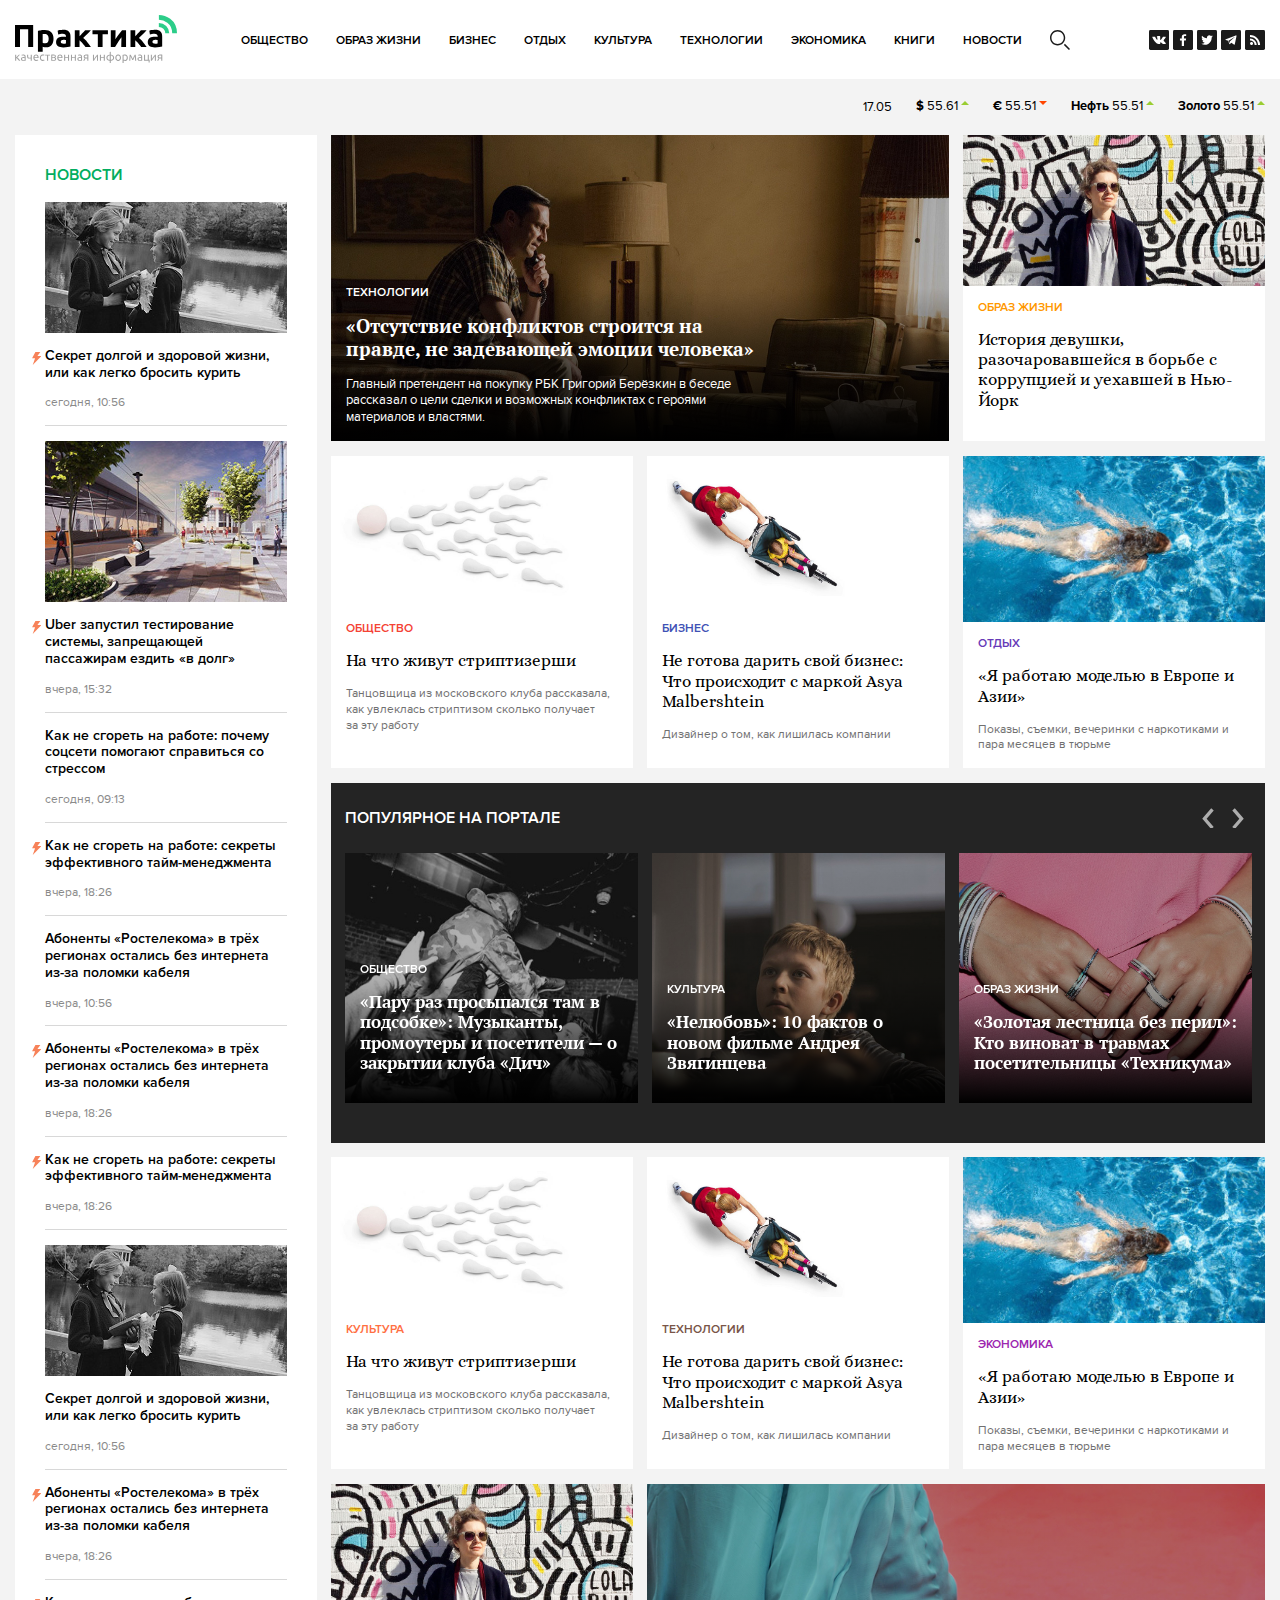
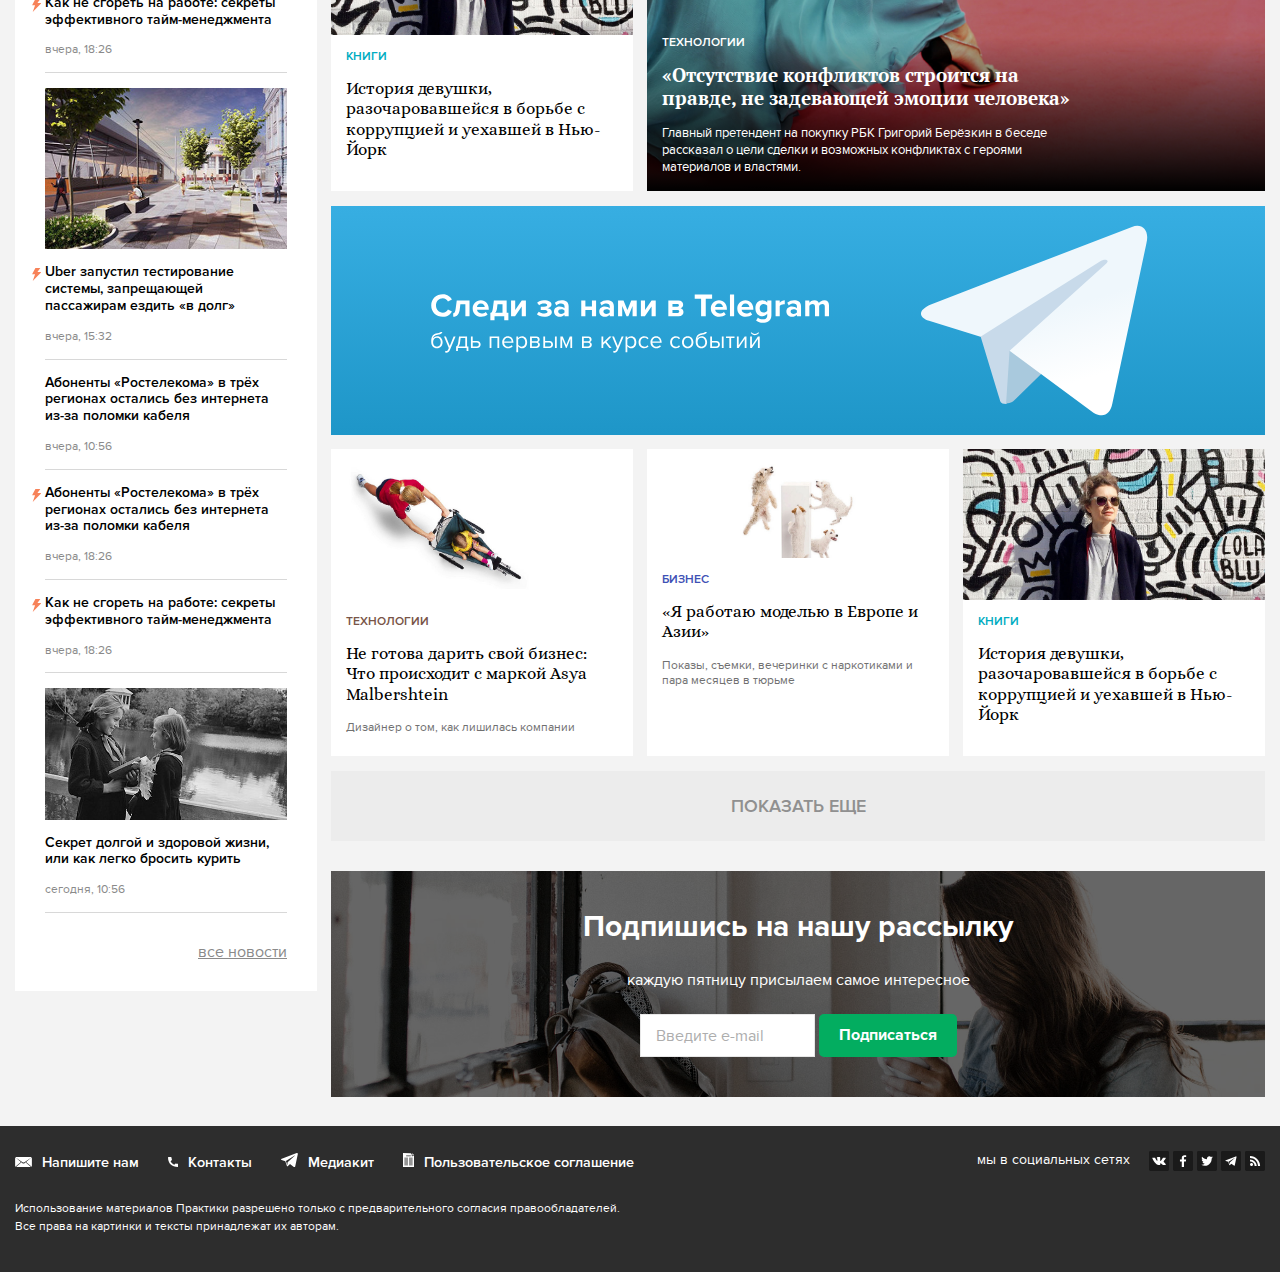
<file: index.html>
<!doctype html>
<!--[if IEMobile 7 ]> <html lang="ru" class="no-js iem7"> <![endif]-->
<!--[if lt IE 7 ]>    <html lang="ru" class="no-js ie6 oldie"> <![endif]-->
<!--[if IE 7 ]>       <html lang="ru" class="no-js ie7 oldie"> <![endif]-->
<!--[if IE 8 ]><html lang="ru" class="no-js ie8 oldie"> <![endif]-->
<!--[if (gte IE 9)|(gt IEMobile 7)|!(IEMobile)|!(IE)]><!--><html lang="ru" class="no-js"><!--<![endif]-->
<head>
    <meta http-equiv="CONTENT-TYPE" charset="utf-8">
    <meta http-equiv="X-UA-Compatible" content="IE=edge" />
    <meta name="viewport" content="width=device-width, initial-scale=1.0">

    <!-- Normalize.css -->
    <style>html{font-family:sans-serif;line-height:1.15;-ms-text-size-adjust:100%;-webkit-text-size-adjust:100%;}body{margin:0;}article,aside,details,figcaption,figure,footer,header,main,menu,nav,section,summary{display:block;}audio,canvas,progress,video{display:inline-block;}audio:not([controls]){display:none;height:0;}progress{vertical-align:baseline;}template,[hidden]{display:none;}a{background-color:transparent;-webkit-text-decoration-skip:objects;}a:active,a:hover{outline-width:0;}abbr[title]{border-bottom:none;text-decoration:underline dotted;}b,strong{font-weight:bolder;}dfn{font-style:italic;}h1{font-size:2em;margin:.67em 0;}mark{background-color:#ff0;color:#000;}small{font-size:80%;}sub,sup{font-size:75%;line-height:0;position:relative;vertical-align:baseline;}sub{bottom:-.25em;}sup{top:-.5em;}img{border-style:none;}svg:not(:root){overflow:hidden;}code,kbd,pre,samp{font-family:monospace, monospace;font-size:1em;}figure{margin:1em 40px;}hr{box-sizing:content-box;height:0;overflow:visible;}button,input,optgroup,select,textarea{font:inherit;margin:0;}optgroup{font-weight:700;}button,input{overflow:visible;}button,select{text-transform:none;}button,html [type=button],[type=reset],[type=submit]{-webkit-appearance:button;}button::-moz-focus-inner,[type=button]::-moz-focus-inner,[type=reset]::-moz-focus-inner,[type=submit]::-moz-focus-inner{border-style:none;padding:0;}button:-moz-focusring,[type=button]:-moz-focusring,[type=reset]:-moz-focusring,[type=submit]:-moz-focusring{outline:1px dotted ButtonText;}fieldset{border:1px solid silver;margin:0 2px;padding:.35em .625em .75em;}legend{box-sizing:border-box;color:inherit;display:table;max-width:100%;white-space:normal;padding:0;}textarea{overflow:auto;}[type=checkbox],[type=radio]{box-sizing:border-box;padding:0;}[type=number]::-webkit-inner-spin-button,[type=number]::-webkit-outer-spin-button{height:auto;}[type=search]{-webkit-appearance:textfield;outline-offset:-2px;}[type=search]::-webkit-search-cancel-button,[type=search]::-webkit-search-decoration{-webkit-appearance:none;}::-webkit-input-placeholder{color:inherit;opacity:0.54;}::-webkit-file-upload-button{-webkit-appearance:button;font:inherit;}</style>
    <!-- Bootstrap Grid Only -->
    <style>@-ms-viewport{width:device-width}.visible-lg,.visible-md,.visible-mxs,.visible-sm,.visible-xs{display:none!important}.visible-lg-block,.visible-lg-inline,.visible-lg-inline-block,.visible-md-block,.visible-md-inline,.visible-md-inline-block,.visible-sm-block,.visible-sm-inline,.visible-sm-inline-block,.visible-xs-block,.visible-xs-inline,.visible-xs-inline-block{display:none!important}@media (max-width:570px){.visible-mxs{display:block!important}}@media (max-width:767px){.visible-xs{display:block!important}table.visible-xs{display:table}tr.visible-xs{display:table-row!important}td.visible-xs,th.visible-xs{display:table-cell!important}}@media (max-width:767px){.visible-xs-block{display:block!important}}@media (max-width:767px){.visible-xs-inline{display:inline!important}}@media (max-width:767px){.visible-xs-inline-block{display:inline-block!important}}@media (min-width:768px) and (max-width:991px){.visible-sm{display:block!important}table.visible-sm{display:table}tr.visible-sm{display:table-row!important}td.visible-sm,th.visible-sm{display:table-cell!important}}@media (min-width:768px) and (max-width:991px){.visible-sm-block{display:block!important}}@media (min-width:768px) and (max-width:991px){.visible-sm-inline{display:inline!important}}@media (min-width:768px) and (max-width:991px){.visible-sm-inline-block{display:inline-block!important}}@media (min-width:992px) and (max-width:1199px){.visible-md{display:block!important}table.visible-md{display:table}tr.visible-md{display:table-row!important}td.visible-md,th.visible-md{display:table-cell!important}}@media (min-width:992px) and (max-width:1199px){.visible-md-block{display:block!important}}@media (min-width:992px) and (max-width:1199px){.visible-md-inline{display:inline!important}}@media (min-width:992px) and (max-width:1199px){.visible-md-inline-block{display:inline-block!important}}@media (min-width:1200px){.visible-lg{display:block!important}table.visible-lg{display:table}tr.visible-lg{display:table-row!important}td.visible-lg,th.visible-lg{display:table-cell!important}}@media (min-width:1200px){.visible-lg-block{display:block!important}}@media (min-width:1200px){.visible-lg-inline{display:inline!important}}@media (min-width:1200px){.visible-lg-inline-block{display:inline-block!important}}@media (max-width:767px){.hidden-xs{display:none!important}}@media (max-width:570px){.hidden-mxs{display:none!important}}@media (min-width:768px) and (max-width:991px){.hidden-sm{display:none!important}}@media (min-width:992px) and (max-width:1199px){.hidden-md{display:none!important}}@media (min-width:1200px){.hidden-lg{display:none!important}}.visible-print{display:none!important}@media print{.visible-print{display:block!important}table.visible-print{display:table}tr.visible-print{display:table-row!important}td.visible-print,th.visible-print{display:table-cell!important}}.visible-print-block{display:none!important}@media print{.visible-print-block{display:block!important}}.visible-print-inline{display:none!important}@media print{.visible-print-inline{display:inline!important}}.visible-print-inline-block{display:none!important}@media print{.visible-print-inline-block{display:inline-block!important}}@media print{.hidden-print{display:none!important}}.container{margin-right:auto;margin-left:auto;padding-left:15px;padding-right:15px}@media (min-width:768px){.container{width:750px}}@media (min-width:992px){.container{width:970px}} @media (min-width:1240px){.container{width:1200px}}  @media(max-width: 570px) {.visible-mxs {display: block !important;}}.container-fluid{margin-right:auto;margin-left:auto;padding-left:15px;padding-right:15px}.row{margin-left:-15px;margin-right:-15px}.col,.col-lg-1,.col-lg-10,.col-lg-11,.col-lg-12,.col-lg-2,.col-lg-3,.col-lg-4,.col-lg-5,.col-lg-6,.col-lg-7,.col-lg-8,.col-lg-9,.col-md-1,.col-md-10,.col-md-11,.col-md-12,.col-md-2,.col-md-3,.col-md-4,.col-md-5,.col-md-6,.col-md-7,.col-md-8,.col-md-9,.col-mxs-1,.col-mxs-10,.col-mxs-11,.col-mxs-12,.col-mxs-2,.col-mxs-3,.col-mxs-4,.col-mxs-5,.col-mxs-6,.col-mxs-7,.col-mxs-8,.col-mxs-9,.col-sm-1,.col-sm-10,.col-sm-11,.col-sm-12,.col-sm-2,.col-sm-3,.col-sm-4,.col-sm-5,.col-sm-6,.col-sm-7,.col-sm-8,.col-sm-9,.col-xs-1,.col-xs-10,.col-xs-11,.col-xs-12,.col-xs-2,.col-xs-3,.col-xs-4,.col-xs-5,.col-xs-6,.col-xs-7,.col-xs-8,.col-xs-9{position:relative;min-height:1px;padding-left:15px;padding-right:15px}.col,.col-mxs-1,.col-mxs-10,.col-mxs-11,.col-mxs-12,.col-mxs-2,.col-mxs-3,.col-mxs-4,.col-mxs-5,.col-mxs-6,.col-mxs-7,.col-mxs-8,.col-mxs-9,.col-xs-1,.col-xs-10,.col-xs-11,.col-xs-12,.col-xs-2,.col-xs-3,.col-xs-4,.col-xs-5,.col-xs-6,.col-xs-7,.col-xs-8,.col-xs-9{float:left}.col-xs-12{width:100%}.col-xs-11{width:91.66666667%}.col-xs-10{width:83.33333333%}.col-xs-9{width:75%}.col-xs-8{width:66.66666667%}.col-xs-7{width:58.33333333%}.col-xs-6{width:50%}.col-xs-5{width:41.66666667%}.col-xs-4{width:33.33333333%}.col-xs-3{width:25%}.col-xs-2{width:16.66666667%}.col-xs-1{width:8.33333333%}.col-xs-pull-12{right:100%}.col-xs-pull-11{right:91.66666667%}.col-xs-pull-10{right:83.33333333%}.col-xs-pull-9{right:75%}.col-xs-pull-8{right:66.66666667%}.col-xs-pull-7{right:58.33333333%}.col-xs-pull-6{right:50%}.col-xs-pull-5{right:41.66666667%}.col-xs-pull-4{right:33.33333333%}.col-xs-pull-3{right:25%}.col-xs-pull-2{right:16.66666667%}.col-xs-pull-1{right:8.33333333%}.col-xs-pull-0{right:auto}.col-xs-push-12{left:100%}.col-xs-push-11{left:91.66666667%}.col-xs-push-10{left:83.33333333%}.col-xs-push-9{left:75%}.col-xs-push-8{left:66.66666667%}.col-xs-push-7{left:58.33333333%}.col-xs-push-6{left:50%}.col-xs-push-5{left:41.66666667%}.col-xs-push-4{left:33.33333333%}.col-xs-push-3{left:25%}.col-xs-push-2{left:16.66666667%}.col-xs-push-1{left:8.33333333%}.col-xs-push-0{left:auto}.col-xs-offset-12{margin-left:100%}.col-xs-offset-11{margin-left:91.66666667%}.col-xs-offset-10{margin-left:83.33333333%}.col-xs-offset-9{margin-left:75%}.col-xs-offset-8{margin-left:66.66666667%}.col-xs-offset-7{margin-left:58.33333333%}.col-xs-offset-6{margin-left:50%}.col-xs-offset-5{margin-left:41.66666667%}.col-xs-offset-4{margin-left:33.33333333%}.col-xs-offset-3{margin-left:25%}.col-xs-offset-2{margin-left:16.66666667%}.col-xs-offset-1{margin-left:8.33333333%}.col-xs-offset-0{margin-left:0}@media (max-width:570px){.col-mxs-12{width:100%;float:none}}@media (min-width:768px){.col,.col-sm-1,.col-sm-10,.col-sm-11,.col-sm-12,.col-sm-2,.col-sm-3,.col-sm-4,.col-sm-5,.col-sm-6,.col-sm-7,.col-sm-8,.col-sm-9{float:left}.col-sm-12{width:100%}.col-sm-11{width:91.66666667%}.col-sm-10{width:83.33333333%}.col-sm-9{width:75%}.col-sm-8{width:66.66666667%}.col-sm-7{width:58.33333333%}.col-sm-6{width:50%}.col-sm-5{width:41.66666667%}.col-sm-4{width:33.33333333%}.col-sm-3{width:25%}.col-sm-2{width:16.66666667%}.col-sm-1{width:8.33333333%}.col-sm-pull-12{right:100%}.col-sm-pull-11{right:91.66666667%}.col-sm-pull-10{right:83.33333333%}.col-sm-pull-9{right:75%}.col-sm-pull-8{right:66.66666667%}.col-sm-pull-7{right:58.33333333%}.col-sm-pull-6{right:50%}.col-sm-pull-5{right:41.66666667%}.col-sm-pull-4{right:33.33333333%}.col-sm-pull-3{right:25%}.col-sm-pull-2{right:16.66666667%}.col-sm-pull-1{right:8.33333333%}.col-sm-pull-0{right:auto}.col-sm-push-12{left:100%}.col-sm-push-11{left:91.66666667%}.col-sm-push-10{left:83.33333333%}.col-sm-push-9{left:75%}.col-sm-push-8{left:66.66666667%}.col-sm-push-7{left:58.33333333%}.col-sm-push-6{left:50%}.col-sm-push-5{left:41.66666667%}.col-sm-push-4{left:33.33333333%}.col-sm-push-3{left:25%}.col-sm-push-2{left:16.66666667%}.col-sm-push-1{left:8.33333333%}.col-sm-push-0{left:auto}.col-sm-offset-12{margin-left:100%}.col-sm-offset-11{margin-left:91.66666667%}.col-sm-offset-10{margin-left:83.33333333%}.col-sm-offset-9{margin-left:75%}.col-sm-offset-8{margin-left:66.66666667%}.col-sm-offset-7{margin-left:58.33333333%}.col-sm-offset-6{margin-left:50%}.col-sm-offset-5{margin-left:41.66666667%}.col-sm-offset-4{margin-left:33.33333333%}.col-sm-offset-3{margin-left:25%}.col-sm-offset-2{margin-left:16.66666667%}.col-sm-offset-1{margin-left:8.33333333%}.col-sm-offset-0{margin-left:0}}@media (min-width:992px){.col,.col-md-1,.col-md-10,.col-md-11,.col-md-12,.col-md-2,.col-md-3,.col-md-4,.col-md-5,.col-md-6,.col-md-7,.col-md-8,.col-md-9{float:left}.col-md-12{width:100%}.col-md-11{width:91.66666667%}.col-md-10{width:83.33333333%}.col-md-9{width:75%}.col-md-8{width:66.66666667%}.col-md-7{width:58.33333333%}.col-md-6{width:50%}.col-md-5{width:41.66666667%}.col-md-4{width:33.33333333%}.col-md-3{width:25%}.col-md-2{width:16.66666667%}.col-md-1{width:8.33333333%}.col-md-pull-12{right:100%}.col-md-pull-11{right:91.66666667%}.col-md-pull-10{right:83.33333333%}.col-md-pull-9{right:75%}.col-md-pull-8{right:66.66666667%}.col-md-pull-7{right:58.33333333%}.col-md-pull-6{right:50%}.col-md-pull-5{right:41.66666667%}.col-md-pull-4{right:33.33333333%}.col-md-pull-3{right:25%}.col-md-pull-2{right:16.66666667%}.col-md-pull-1{right:8.33333333%}.col-md-pull-0{right:auto}.col-md-push-12{left:100%}.col-md-push-11{left:91.66666667%}.col-md-push-10{left:83.33333333%}.col-md-push-9{left:75%}.col-md-push-8{left:66.66666667%}.col-md-push-7{left:58.33333333%}.col-md-push-6{left:50%}.col-md-push-5{left:41.66666667%}.col-md-push-4{left:33.33333333%}.col-md-push-3{left:25%}.col-md-push-2{left:16.66666667%}.col-md-push-1{left:8.33333333%}.col-md-push-0{left:auto}.col-md-offset-12{margin-left:100%}.col-md-offset-11{margin-left:91.66666667%}.col-md-offset-10{margin-left:83.33333333%}.col-md-offset-9{margin-left:75%}.col-md-offset-8{margin-left:66.66666667%}.col-md-offset-7{margin-left:58.33333333%}.col-md-offset-6{margin-left:50%}.col-md-offset-5{margin-left:41.66666667%}.col-md-offset-4{margin-left:33.33333333%}.col-md-offset-3{margin-left:25%}.col-md-offset-2{margin-left:16.66666667%}.col-md-offset-1{margin-left:8.33333333%}.col-md-offset-0{margin-left:0}}@media (min-width:1200px){.col,.col-lg-1,.col-lg-10,.col-lg-11,.col-lg-12,.col-lg-2,.col-lg-3,.col-lg-4,.col-lg-5,.col-lg-6,.col-lg-7,.col-lg-8,.col-lg-9{float:left}.col-lg-12{width:100%}.col-lg-11{width:91.66666667%}.col-lg-10{width:83.33333333%}.col-lg-9{width:75%}.col-lg-8{width:66.66666667%}.col-lg-7{width:58.33333333%}.col-lg-6{width:50%}.col-lg-5{width:41.66666667%}.col-lg-4{width:33.33333333%}.col-lg-3{width:25%}.col-lg-2{width:16.66666667%}.col-lg-1{width:8.33333333%}.col-lg-pull-12{right:100%}.col-lg-pull-11{right:91.66666667%}.col-lg-pull-10{right:83.33333333%}.col-lg-pull-9{right:75%}.col-lg-pull-8{right:66.66666667%}.col-lg-pull-7{right:58.33333333%}.col-lg-pull-6{right:50%}.col-lg-pull-5{right:41.66666667%}.col-lg-pull-4{right:33.33333333%}.col-lg-pull-3{right:25%}.col-lg-pull-2{right:16.66666667%}.col-lg-pull-1{right:8.33333333%}.col-lg-pull-0{right:auto}.col-lg-push-12{left:100%}.col-lg-push-11{left:91.66666667%}.col-lg-push-10{left:83.33333333%}.col-lg-push-9{left:75%}.col-lg-push-8{left:66.66666667%}.col-lg-push-7{left:58.33333333%}.col-lg-push-6{left:50%}.col-lg-push-5{left:41.66666667%}.col-lg-push-4{left:33.33333333%}.col-lg-push-3{left:25%}.col-lg-push-2{left:16.66666667%}.col-lg-push-1{left:8.33333333%}.col-lg-push-0{left:auto}.col-lg-offset-12{margin-left:100%}.col-lg-offset-11{margin-left:91.66666667%}.col-lg-offset-10{margin-left:83.33333333%}.col-lg-offset-9{margin-left:75%}.col-lg-offset-8{margin-left:66.66666667%}.col-lg-offset-7{margin-left:58.33333333%}.col-lg-offset-6{margin-left:50%}.col-lg-offset-5{margin-left:41.66666667%}.col-lg-offset-4{margin-left:33.33333333%}.col-lg-offset-3{margin-left:25%}.col-lg-offset-2{margin-left:16.66666667%}.col-lg-offset-1{margin-left:8.33333333%}.col-lg-offset-0{margin-left:0}}.col-lg-15,.col-md-15,.col-sm-15{position:relative;min-height:1px;padding-right:10px;padding-left:10px}.col-xs-15{width:20%;float:left}@media (min-width:768px){.col-sm-15{width:20%;float:left}}@media (min-width:992px){.col-md-15{width:20%;float:left}}@media (min-width:1200px){.col-lg-15{width:20%;float:left}}.clear{content:'';display:block;clear:both;overflow:hidden}.clearfix,.clearfix:after,.clearfix:before,.container-fluid:after,.container-fluid:before,.container:after,.container:before,.row:after,.row:before{content:" ";display:table}.clearfix:after,.container-fluid:after,.container:after,.row:after{clear:both}.center-block{display:block;margin-left:auto;margin-right:auto;float:none}.pull-right{float:right!important}.pull-left{float:left!important}*,:after,:before{-webkit-box-sizing:border-box;-moz-box-sizing:border-box;box-sizing:border-box}.text-left{text-align:left}.text-right{text-align:right}.text-center{text-align:center}.text-justify{text-align:justify}.text-nowrap{white-space:nowrap}.text-lowercase{text-transform:lowercase}.text-uppercase{text-transform:uppercase}.text-capitalize{text-transform:capitalize}.help-block{font-size:12px;display:block;margin-top:-5px;margin-bottom:15px;color:#737373}.img-responsive{display:block;max-width:100%;height:auto}.img-rounded{border-radius:6px}.img-thumbnail{padding:4px;line-height:1.42857143;background-color:#fff;border:1px solid #ddd;border-radius:4px;-webkit-transition:all .2s ease-in-out;-o-transition:all .2s ease-in-out;transition:all .2s ease-in-out;display:inline-block;max-width:100%;height:auto}.img-circle{border-radius:50%}.fixed-top{position:fixed;top:0;right:0;left:0;z-index:1030}</style>

    <title>Практика - Главная</title>

    <link rel="stylesheet" href="css/style.css">

    <link rel="apple-touch-icon" sizes="180x180" href="img/favicon/apple-touch-icon.png">
    <link rel="icon" type="image/png" sizes="32x32" href="img/favicon/favicon-32x32.png">
    <link rel="icon" type="image/png" sizes="16x16" href="img/favicon/favicon-16x16.png">
    <link rel="manifest" href="img/favicon/manifest.json">

    <!--[if (lt IE 9) & (!IEMobile)]>
    <script src="js/html5shiv.min.js"></script>
    <![endif]-->
</head>

<body>

<!--[if lt IE 9]>
<div class="ie-error">Внимание! Вы используете неактуальную версию браузера. Для корректной работы сайта и удобства его использования рекомендуем Вам <a href="https://www.microsoft.com/ru-ru/download/internet-explorer-11-for-windows-7-details.aspx" target="_blank">обновить браузер</a>.</div>
<![endif]-->

<div id="outer-wrap">
    <div id="inner-wrap">

        <!-- HEADER :: start -->
        <header class="header">

            <div class="header__container">
                <div class="logo logo_header">
                    <a href="index.html" class="logo__img">Практика</a>
                </div>

                <div class="socials hidden-xs">
                    <div class="social-bar">
                        <div class="social-bar__item"><a href="#"><span class="icon icon-vk"></span></a></div>
                        <div class="social-bar__item"><a href="#"><span class="icon icon-fb"></span></a></div>
                        <div class="social-bar__item"><a href="#"><span class="icon icon-tw"></span></a></div>
                        <div class="social-bar__item"><a href="#"><span class="icon icon-tg"></span></a></div>
                        <div class="social-bar__item"><a href="#"><span class="icon icon-rss"></span></a></div>
                    </div>
                </div>

                <div class="header-center">
                    <div class="menu-bar">
                        <nav class="nav">
                            <nav class="navmenu" id="nav" role="navigation">
                                <div class="navmenu__block">
                                    <ul class="nav-ul">
                                        <li><a href="category.html">Общество</a></li>
                                        <li><a href="category.html">Образ жизни</a></li>
                                        <li><a href="category.html">Бизнес</a></li>
                                        <li><a href="category.html">Отдых</a></li>
                                        <li><a href="category.html">культура</a></li>
                                        <li><a href="category.html">Технологии</a></li>
                                        <li><a href="category.html">Экономика</a></li>
                                        <li><a href="category.html">Книги</a></li>
                                        <li><a href="category.html">Новости</a></li>
                                        <li class="hidden-xs"><span class="search-bar__button"><i class="icon icon-search"></i></span></li>
                                    </ul>
                                    <a class="nav__button_close" id="nav-close-btn" href="#close">Закрыть</a>
                                </div>
                            </nav>


                        </nav>
                        <div class="search-bar">
                            <div class="search-bar__button hidden-sm hidden-md hidden-lg visible-xs"><i class="icon icon-search"></i></div>
                        </div>
                        <div class="hamburger-menu visible-xs">
                            <div class="menu-trigger menu-open" id="nav-open-btn" data-menu="nav">
                                <div class="menu-trigger__line"></div>
                                <div class="menu-trigger__line"></div>
                                <div class="menu-trigger__line"></div>
                            </div>
                        </div>
                    </div>

                    <div class="search-suggest">
                        <form action="" class="search-form">
                            <input type="text" name="search" class="search-form__input" placeholder="Что ищем?">
                            <!-- Сделано для демонстрации верстки -->
                            <button type="button" class="search-form__button button">Найти</button>
                            <button type="button" class="search-form__close"></button>
                        </form>
                    </div>

                </div>
            </div>
        </header>
        <!-- HEADER :: end -->

        <!-- CURRENCY :: start -->
        <div class="currency-informer">
            <div class="container-fluid">
                <div class="currency">
                    <span class="currency__value">17.05</span>
                </div>
                <div class="currency">
                    <span class="currency__name">$</span>
                    <span class="currency__value">55.61</span>
                    <span class="currency__icon icon-up"></span>
                </div>

                <div class="currency">
                    <span class="currency__name">&euro;</span>
                    <span class="currency__value">55.51</span>
                    <span class="currency__icon icon-down"></span>
                </div>

                <div class="currency">
                    <span class="currency__name">Нефть</span>
                    <span class="currency__value">55.51</span>
                    <span class="currency__icon icon-up"></span>
                </div>

                <div class="currency">
                    <span class="currency__name">Золото</span>
                    <span class="currency__value">55.51</span>
                    <span class="currency__icon icon-up"></span>
                </div>
            </div>
        </div>
        <!-- CURRENCY :: end -->

        <div class="container-fluid">
            <div class="row small-p">


                <!-- SIDEBAR :: start-->
                <div class="col-md-4 col-lg-3 xs-no-pull sm-no-pull">
                    <aside class="sidebar">
                        <h5 class="sidebar__title color_add_1">НОВОСТИ</h5>

                        <div class="row small-p">
                            <div class="col-xs-12 col-sm-5 col-md-12"><article class="post post__fire post_sidebar">
                                <a href="article.html"></a>
                                <div class="post__img">
                                    <img src="img/img-12.jpg" alt="">
                                </div>
                                <div class="post__title">
                                    Секрет долгой и здоровой жизни, или как легко бросить курить
                                </div>
                                <div class="post__date">
                                    сегодня, 10:56
                                </div>
                            </article></div>

                            <div class="col-xs-12 col-sm-5 col-sm-offset-2 col-md-offset-0 col-md-12"><article class="post post__fire post_sidebar">
                                <a href="article.html"></a>
                                <div class="post__img">
                                    <img src="img/img-5.jpg" alt="">
                                </div>
                                <div class="post__title">
                                    Uber запустил тестирование системы, запрещающей пассажирам ездить «в долг»
                                </div>
                                <div class="post__date">
                                    вчера, 15:32
                                </div>
                            </article></div>

                            <div class="col-xs-12 hidden-xs col-sm-5 col-md-12"><article class="post post_sidebar">
                                <a href="article.html"></a>
                                <div class="post__title">
                                    Как не сгореть на работе: почему соцсети помогают справиться со стрессом
                                </div>
                                <div class="post__date">
                                    сегодня, 09:13
                                </div>
                            </article></div>

                            <div class="col-xs-12 hidden-xs col-sm-5 col-sm-offset-2 col-md-offset-0 col-md-12"><article class="post post__fire post_sidebar">
                                <a href="article.html"></a>
                                <div class="post__title">
                                    Как не сгореть на работе: cекреты эффективного тайм-менеджмента
                                </div>
                                <div class="post__date">
                                    вчера, 18:26
                                </div>
                            </article></div>

                            <div class="col-xs-5 col-md-12 hidden-xs hidden-sm"><article class="post post_sidebar">
                                <a href="article.html"></a>
                                <div class="post__title">
                                    Абоненты «Ростелекома» в трёх регионах остались без интернета из-за поломки кабеля
                                </div>
                                <div class="post__date">
                                    вчера, 10:56
                                </div>
                            </article></div>

                            <div class="col-xs-5 col-md-12 hidden-xs hidden-sm"><article class="post post__fire post_sidebar">
                                <a href="article.html"></a>
                                <div class="post__title">
                                    Абоненты «Ростелекома» в трёх регионах остались без интернета из-за поломки кабеля
                                </div>
                                <div class="post__date">
                                    вчера, 18:26
                                </div>
                            </article></div>

                            <div class="col-xs-5 col-md-12 hidden-xs hidden-sm"><article class="post post__fire post_sidebar">
                                <a href="article.html"></a>
                                <div class="post__title">
                                    Как не сгореть на работе: cекреты эффективного тайм-менеджмента
                                </div>
                                <div class="post__date">
                                    вчера, 18:26
                                </div>
                            </article></div>

                            <div class="col-xs-5 col-md-12 hidden-xs hidden-sm"><article class="post post_sidebar">
                                <a href="article.html"></a>
                                <div class="post__img">
                                    <img src="img/img-12.jpg" alt="">
                                </div>
                                <div class="post__title">
                                    Секрет долгой и здоровой жизни, или как легко бросить курить
                                </div>
                                <div class="post__date">
                                    сегодня, 10:56
                                </div>
                            </article></div>

                            <div class="col-xs-5 col-md-12 hidden-xs hidden-sm"><article class="post post__fire post_sidebar">
                                <a href="article.html"></a>
                                <div class="post__title">
                                    Абоненты «Ростелекома» в трёх регионах остались без интернета из-за поломки кабеля
                                </div>
                                <div class="post__date">
                                    вчера, 18:26
                                </div>
                            </article></div>

                            <div class="col-xs-6 col-md-12 hidden-xs hidden-sm"><article class="post post__fire post_sidebar">
                                <a href="article.html"></a>
                                <div class="post__title">
                                    Как не сгореть на работе: cекреты эффективного тайм-менеджмента
                                </div>
                                <div class="post__date">
                                    вчера, 18:26
                                </div>
                            </article></div>

                            <div class="col-xs-6 col-md-12 hidden-xs hidden-sm"><article class="post post__fire post_sidebar">
                                <a href="article.html"></a>
                                <div class="post__img">
                                    <img src="img/img-5.jpg" alt="">
                                </div>
                                <div class="post__title">
                                    Uber запустил тестирование системы, запрещающей пассажирам ездить «в долг»
                                </div>
                                <div class="post__date">
                                    вчера, 15:32
                                </div>
                            </article></div>

                            <div class="col-xs-6 col-md-12 hidden-xs hidden-sm"><article class="post post_sidebar">
                                <a href="article.html"></a>
                                <div class="post__title">
                                    Абоненты «Ростелекома» в трёх регионах остались без интернета из-за поломки кабеля
                                </div>
                                <div class="post__date">
                                    вчера, 10:56
                                </div>
                            </article></div>

                            <div class="col-xs-6 col-md-12 hidden-xs hidden-sm"><article class="post post__fire post_sidebar">
                                <a href="article.html"></a>
                                <div class="post__title">
                                    Абоненты «Ростелекома» в трёх регионах остались без интернета из-за поломки кабеля
                                </div>
                                <div class="post__date">
                                    вчера, 18:26
                                </div>
                            </article></div>

                            <div class="col-xs-6 col-md-12 hidden-xs hidden-sm"><article class="post post__fire post_sidebar">
                                <a href="article.html"></a>
                                <div class="post__title">
                                    Как не сгореть на работе: cекреты эффективного тайм-менеджмента
                                </div>
                                <div class="post__date">
                                    вчера, 18:26
                                </div>
                            </article></div>

                            <div class="col-xs-6 col-md-12 hidden-xs hidden-sm"><article class="post post_sidebar">
                                <a href="article.html"></a>
                                <div class="post__img">
                                    <img src="img/img-12.jpg" alt="">
                                </div>
                                <div class="post__title">
                                    Секрет долгой и здоровой жизни, или как легко бросить курить
                                </div>
                                <div class="post__date">
                                    сегодня, 10:56
                                </div>
                            </article></div>
                        </div>

                        <div class="sidebar__footer">
                            <a href="#">все новости</a>
                        </div>
                    </aside>
                </div>
                <!-- SIDEBAR :: end -->

                <!-- MAIN :: start-->
                <div class="col-md-8 col-lg-9 xs-no-pull sm-no-pull">
                    <div class="row small-p news-feed">
                        <div class="col-lg-8 col-md-12">
                            <article class="post post_main va-container-f">
                                <div class="post__img" style="background-image: url('img/img-0.jpg');"></div>
                                <a href="article.html"></a>
                                <div class="post__category">
                                    Технологии
                                </div>
                                <div class="post__title">
                                    «Отсутствие конфликтов строится на правде, не задевающей эмоции человека»
                                </div>
                                <div class="post__entry">
                                    Главный претендент на покупку РБК Григорий Берёзкин в беседе рассказал о цели сделки и возможных конфликтах с героями материалов и властями.
                                </div>
                            </article>
                        </div>

                        <div class="col-lg-4 col-sm-6">
                            <article class="post post_card">
                                <a href="article.html"></a>
                                <div class="post__img">
                                    <img src="img/img-1.jpg" alt="">
                                </div>
                                <div class="post__category color_add_2">
                                    Образ жизни
                                </div>
                                <div class="post__title">
                                    История девушки, разочаровавшейся в борьбе с коррупцией и уехавшей в Нью-Йорк
                                </div>
                            </article>
                        </div>

                        <div class="col-lg-4 col-sm-6">
                            <article class="post post_card">
                                <a href="article.html"></a>
                                <div class="post__img">
                                    <img src="img/img-2.jpg" alt="">
                                </div>
                                <div class="post__category color_add_3">
                                    Общество
                                </div>
                                <div class="post__title">
                                    На что живут стриптизерши
                                </div>
                                <div class="post__entry">
                                    Танцовщица из московского клуба рассказала, как увлеклась стриптизом сколько получает за эту работу
                                </div>
                            </article>
                        </div>

                        <div class="col-lg-4 col-sm-6">
                            <article class="post post_card">
                                <a href="article.html"></a>
                                <div class="post__img">
                                    <img src="img/img-3.jpg" alt="">
                                </div>
                                <div class="post__category color_add_4">
                                    Бизнес
                                </div>
                                <div class="post__title">
                                    Не готова дарить свой бизнес: Что происходит с маркой Asya Malbershtein
                                </div>
                                <div class="post__entry">
                                    Дизайнер о том, как лишилась компании
                                </div>
                            </article>
                        </div>

                        <div class="col-lg-4 col-sm-6">
                            <article class="post post_card">
                                <a href="article.html"></a>
                                <div class="post__img">
                                    <img src="img/img-4.jpg" alt="">
                                </div>
                                <div class="post__category color_add_5">
                                    Отдых
                                </div>
                                <div class="post__title">
                                    «Я работаю моделью в Европе и Азии»
                                </div>
                                <div class="post__entry">
                                    Показы, съемки, вечеринки с наркотиками и пара месяцев в тюрьме
                                </div>
                            </article>
                        </div>
                    </div>

                    <!-- SLIDER :: start -->
                    <div class="">
                        <div class="slider">
                            <div class="slider__top">
                                <div class="slider__title">
                                    Популярное на портале
                                </div>
                                <div class="slider__nav">
                                    <div class="slider__btn"><div class="icon icon-arrow-left slider-prev"></div></div>
                                    <div class="slider__btn"><div class="icon icon-arrow-right slider-next"></div></div>
                                </div>
                            </div>
                            <div class="slider__content" id="slider-popular">
                                <div class="col-md-4">
                                    <article class="post post_popular va-container-f">
                                        <div class="post__img" style="background-image: url('img/img-8.jpg');"></div>
                                        <a href="article.html"></a>
                                        <div class="post__category">
                                            Общество
                                        </div>
                                        <div class="post__title">
                                            «Пару раз просыпался там в подсобке»: Музыканты, промоутеры и посетители — о закрытии клуба «Дич»
                                        </div>
                                    </article>
                                </div>

                                <div class="col-md-4">
                                    <article class="post post_popular va-container-f">
                                        <div class="post__img" style="background-image: url('img/img-6.jpg');"></div>
                                        <a href="article.html"></a>
                                        <div class="post__category">
                                            культура
                                        </div>
                                        <div class="post__title">
                                            «Нелюбовь»: 10 фактов о новом фильме Андрея Звягинцева
                                        </div>
                                    </article>
                                </div>

                                <div class="col-md-4">
                                    <article class="post post_popular va-container-f">
                                        <div class="post__img" style="background-image: url('img/img-7.jpg');"></div>
                                        <a href="article.html"></a>
                                        <div class="post__category">
                                            Образ жизни
                                        </div>
                                        <div class="post__title">
                                            «Золотая лестница без перил»: Кто виноват в травмах посетительницы «Техникума»
                                        </div>
                                    </article>
                                </div>

                                <div class="col-md-4">
                                    <article class="post post_popular va-container-f">
                                        <a href="article.html"></a>
                                        <div class="post__img" style="background-image: url('img/img-3.jpg');"></div>
                                        <div class="post__category">
                                            Технологии
                                        </div>
                                        <div class="post__title">
                                            Не готова дарить свой бизнес: Что происходит с маркой Asya Malbershtein
                                        </div>
                                    </article>
                                </div>
                            </div>
                        </div>
                    </div>
                    <!-- SLIDER :: end -->

                    <div class="row small-p news-feed">
                        <div class="col-lg-4 col-sm-6">
                            <article class="post post_card">
                                <a href="article.html"></a>
                                <div class="post__img">
                                    <img src="img/img-2.jpg" alt="">
                                </div>
                                <div class="post__category color_add_6">
                                    Культура
                                </div>
                                <div class="post__title">
                                    На что живут стриптизерши
                                </div>
                                <div class="post__entry">
                                    Танцовщица из московского клуба рассказала, как увлеклась стриптизом сколько получает за эту работу
                                </div>
                            </article>
                        </div>

                        <div class="col-lg-4 col-sm-6">
                            <article class="post post_card">
                                <a href="article.html"></a>
                                <div class="post__img">
                                    <img src="img/img-3.jpg" alt="">
                                </div>
                                <div class="post__category color_add_7">
                                    Технологии
                                </div>
                                <div class="post__title">
                                    Не готова дарить свой бизнес: Что происходит с маркой Asya Malbershtein
                                </div>
                                <div class="post__entry">
                                    Дизайнер о том, как лишилась компании
                                </div>
                            </article>
                        </div>

                        <div class="col-lg-4 col-sm-6">
                            <article class="post post_card">
                                <a href="article.html"></a>
                                <div class="post__img">
                                    <img src="img/img-4.jpg" alt="">
                                </div>
                                <div class="post__category color_add_8">
                                    Экономика
                                </div>
                                <div class="post__title">
                                    «Я работаю моделью в Европе и Азии»
                                </div>
                                <div class="post__entry">
                                    Показы, съемки, вечеринки с наркотиками и пара месяцев в тюрьме
                                </div>
                            </article>
                        </div>

                        <div class="col-lg-4 col-sm-6">
                            <article class="post post_card">
                                <a href="article.html"></a>
                                <div class="post__img">
                                    <img src="img/img-1.jpg" alt="">
                                </div>
                                <div class="post__category color_add_9">
                                    Книги
                                </div>
                                <div class="post__title">
                                    История девушки, разочаровавшейся в борьбе с коррупцией и уехавшей в Нью-Йорк
                                </div>
                            </article>
                        </div>

                        <div class="col-lg-8 col-md-12">
                            <article class="post post_main va-container-f">
                                <div class="post__img" style="background-image: url('img/img-9.jpg');"></div>
                                <a href="article.html"></a>
                                <div class="post__category">
                                    Технологии
                                </div>
                                <div class="post__title">
                                    «Отсутствие конфликтов строится на правде, не задевающей эмоции человека»
                                </div>
                                <div class="post__entry">
                                    Главный претендент на покупку РБК Григорий Берёзкин в беседе рассказал о цели сделки и возможных конфликтах с героями материалов и властями.
                                </div>
                            </article>
                        </div>
                    </div>

                    <!-- BANNER :: start  -->
                    <div class="banner">
                        <a href="#">
                            <img src="img/telegram-banner.svg" alt="" class="img-responsive">
                        </a>
                    </div>
                    <!-- BANNER :: end  -->

                    <div class="row small-p news-feed">
                        <div class="col-lg-4 col-sm-6">
                            <article class="post post_card">
                                <a href="article.html"></a>
                                <div class="post__img">
                                    <img src="img/img-3.jpg" alt="">
                                </div>
                                <div class="post__category color_add_7">
                                    Технологии
                                </div>
                                <div class="post__title">
                                    Не готова дарить свой бизнес: Что происходит с маркой Asya Malbershtein
                                </div>
                                <div class="post__entry">
                                    Дизайнер о том, как лишилась компании
                                </div>
                            </article>
                        </div>

                        <div class="col-lg-4 col-sm-6">
                            <article class="post post_card">
                                <a href="article.html"></a>
                                <div class="post__img">
                                    <img src="img/img-10.jpg" alt="">
                                </div>
                                <div class="post__category color_add_4">
                                    Бизнес
                                </div>
                                <div class="post__title">
                                    «Я работаю моделью в Европе и Азии»
                                </div>
                                <div class="post__entry">
                                    Показы, съемки, вечеринки с наркотиками и пара месяцев в тюрьме
                                </div>
                            </article>
                        </div>

                        <div class="col-lg-4 col-sm-6">
                            <article class="post post_card">
                                <a href="article.html"></a>
                                <div class="post__img">
                                    <img src="img/img-1.jpg" alt="">
                                </div>
                                <div class="post__category color_add_9">
                                    Книги
                                </div>
                                <div class="post__title">
                                    История девушки, разочаровавшейся в борьбе с коррупцией и уехавшей в Нью-Йорк
                                </div>
                            </article>
                        </div>

                        <div class="col-xs-12 xs-no-pull">
                            <a href="#" class="show-more">Показать еще</a>
                        </div>

                        <!-- SUBSCRIBE :: start -->
                        <div class="col-xs-12 xs-no-pull">
                            <div class="subscribe">
                                <div class="subscribe__title">
                                    Подпишись на нашу рассылку
                                </div>
                                <div class="subscribe__text">
                                    каждую пятницу присылаем самое интересное
                                </div>
                                <form action="" class="subscribe-form">
                                    <input type="email" name="email" class="input-field_text" placeholder="Введите e-mail">
                                    <input type="submit" class="button" value="Подписаться">
                                    <div class="error">Пожалуйста, введите корректный email</div>
                                </form>
                            </div>
                        </div>
                        <!-- SUBSCRIBE :: end -->

                    </div>
                </div>
                <!-- MAIN :: end -->


            </div>
        </div>

    </div>
</div>

<!-- FOOTER :: start-->
<footer class="footer">
    <div class="container-fluid">
        <div class="footer__top">
            <div class="row">
                <div class="col-md-8">
                    <ul class="footer__menu menu">
                        <li><span class="icon icon-email"></span><a href="text-me.html">Напишите нам</a></li>
                        <li><span class="icon icon-phone"></span><a href="contacts.html">Контакты</a></li>
                        <li><span class="icon icon-plain"></span><a href="mediakit.html">Медиакит</a></li>
                        <li><span class="icon icon-doc"></span><a href="agreement.html">Пользовательское соглашение</a></li>
                    </ul>
                </div>
                <div class="col-md-4 text-md-right">
                    <span class="hidden-sm hidden-xs">мы в социальных сетях</span>
                    <div class="social-bar footer__social-bar hidden-md">
                        <div class="social-bar__item"><a href="#"><span class="icon icon-vk"></span></a></div>
                        <div class="social-bar__item"><a href="#"><span class="icon icon-fb"></span></a></div>
                        <div class="social-bar__item"><a href="#"><span class="icon icon-tw"></span></a></div>
                        <div class="social-bar__item"><a href="#"><span class="icon icon-tg"></span></a></div>
                        <div class="social-bar__item"><a href="#"><span class="icon icon-rss"></span></a></div>
                    </div>
                </div>
            </div>
        </div>
        <div class="footer__bottom">
            <div class="row">
                <div class="col-md-8">
                    <div class="p">Использование материалов Практики разрешено только с предварительного согласия правообладателей. <br>Все права на картинки и тексты принадлежат их авторам.</div>
                </div>

                <div class="col-md-4 visible-md">
                    <div class="social-bar footer__social-bar">
                        <div class="social-bar__item"><a href="#"><span class="icon icon-vk"></span></a></div>
                        <div class="social-bar__item"><a href="#"><span class="icon icon-fb"></span></a></div>
                        <div class="social-bar__item"><a href="#"><span class="icon icon-tw"></span></a></div>
                        <div class="social-bar__item"><a href="#"><span class="icon icon-tg"></span></a></div>
                        <div class="social-bar__item"><a href="#"><span class="icon icon-rss"></span></a></div>
                    </div>
                </div>
            </div>

        </div>
    </div>
</footer>
<!-- FOOTER :: end -->

<!-- BASE JS -->
<script src="js/jquery.min.js"></script>

<!-- USER JS-->
<script src="js/responsive-menu.js"></script>
<script src="js/slick.min.js"></script>
<script src="js/scripts.js"></script>

</body>
</html>
</file>
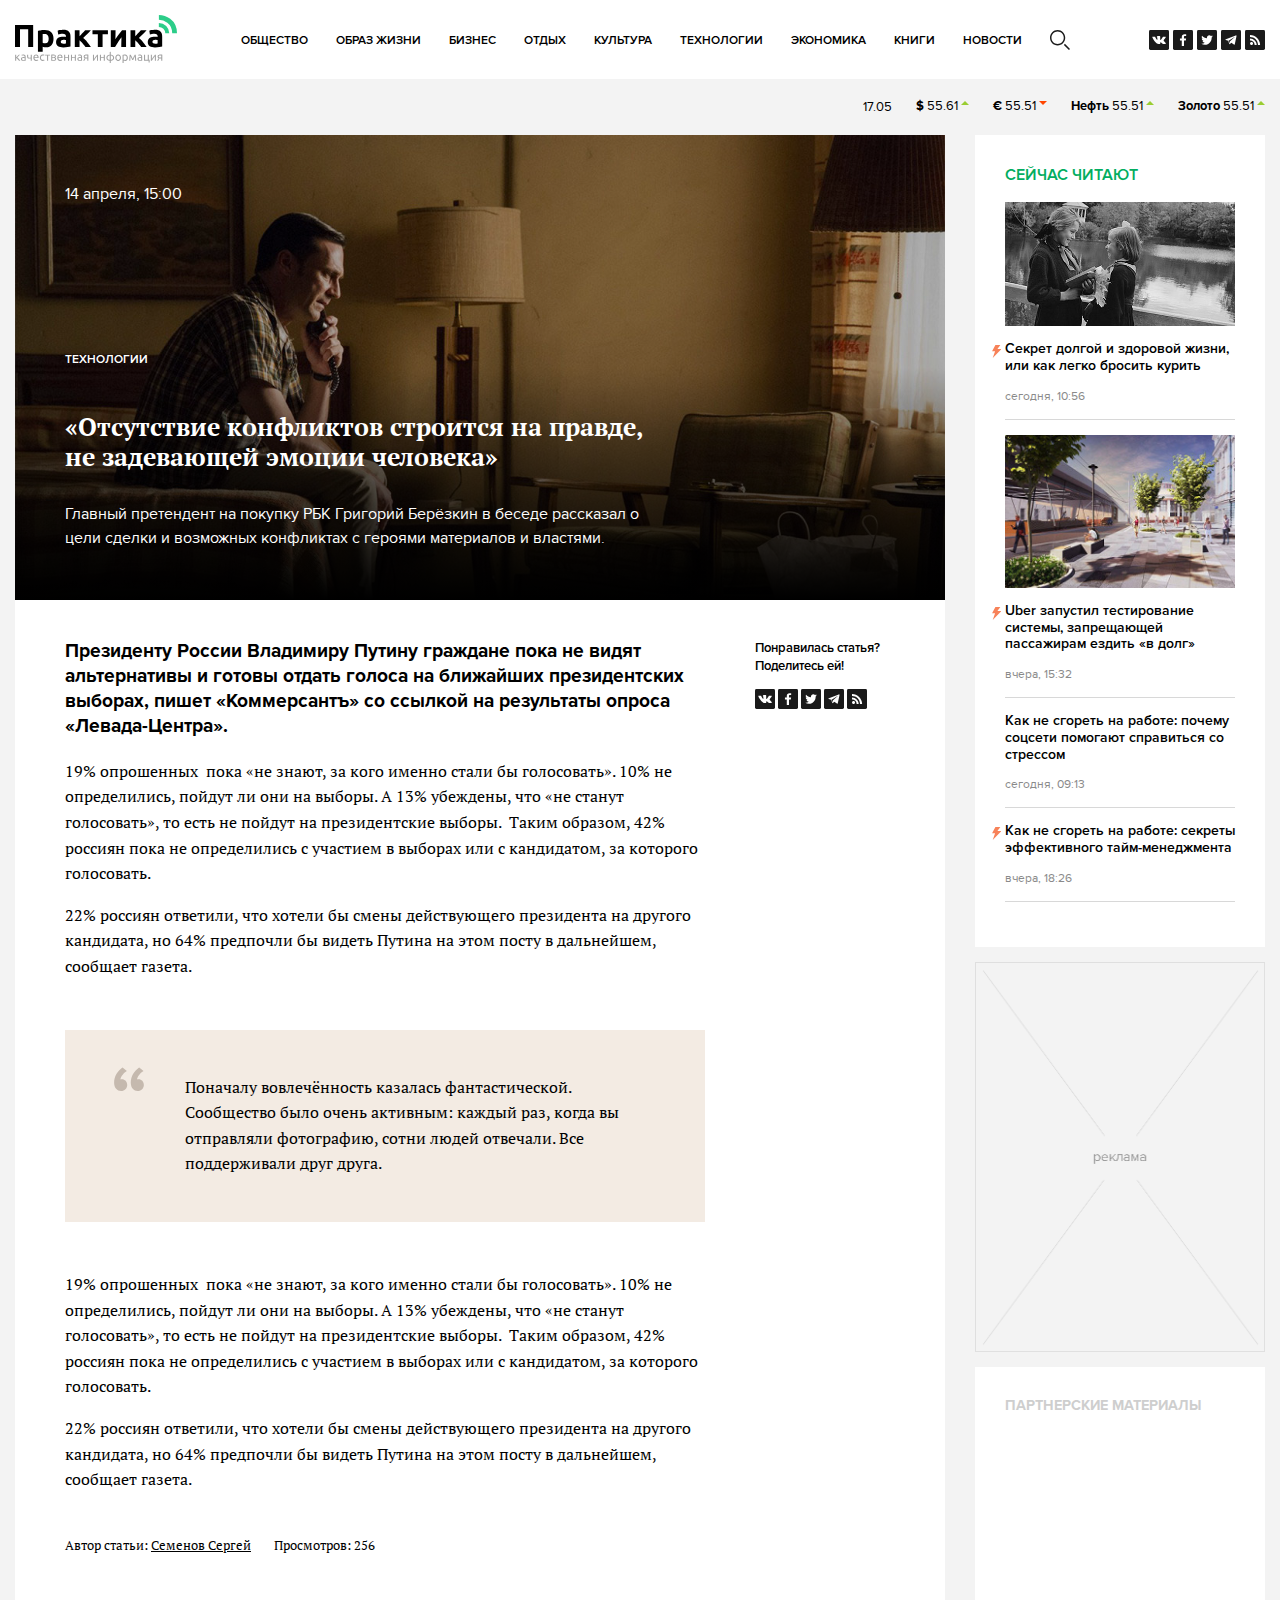
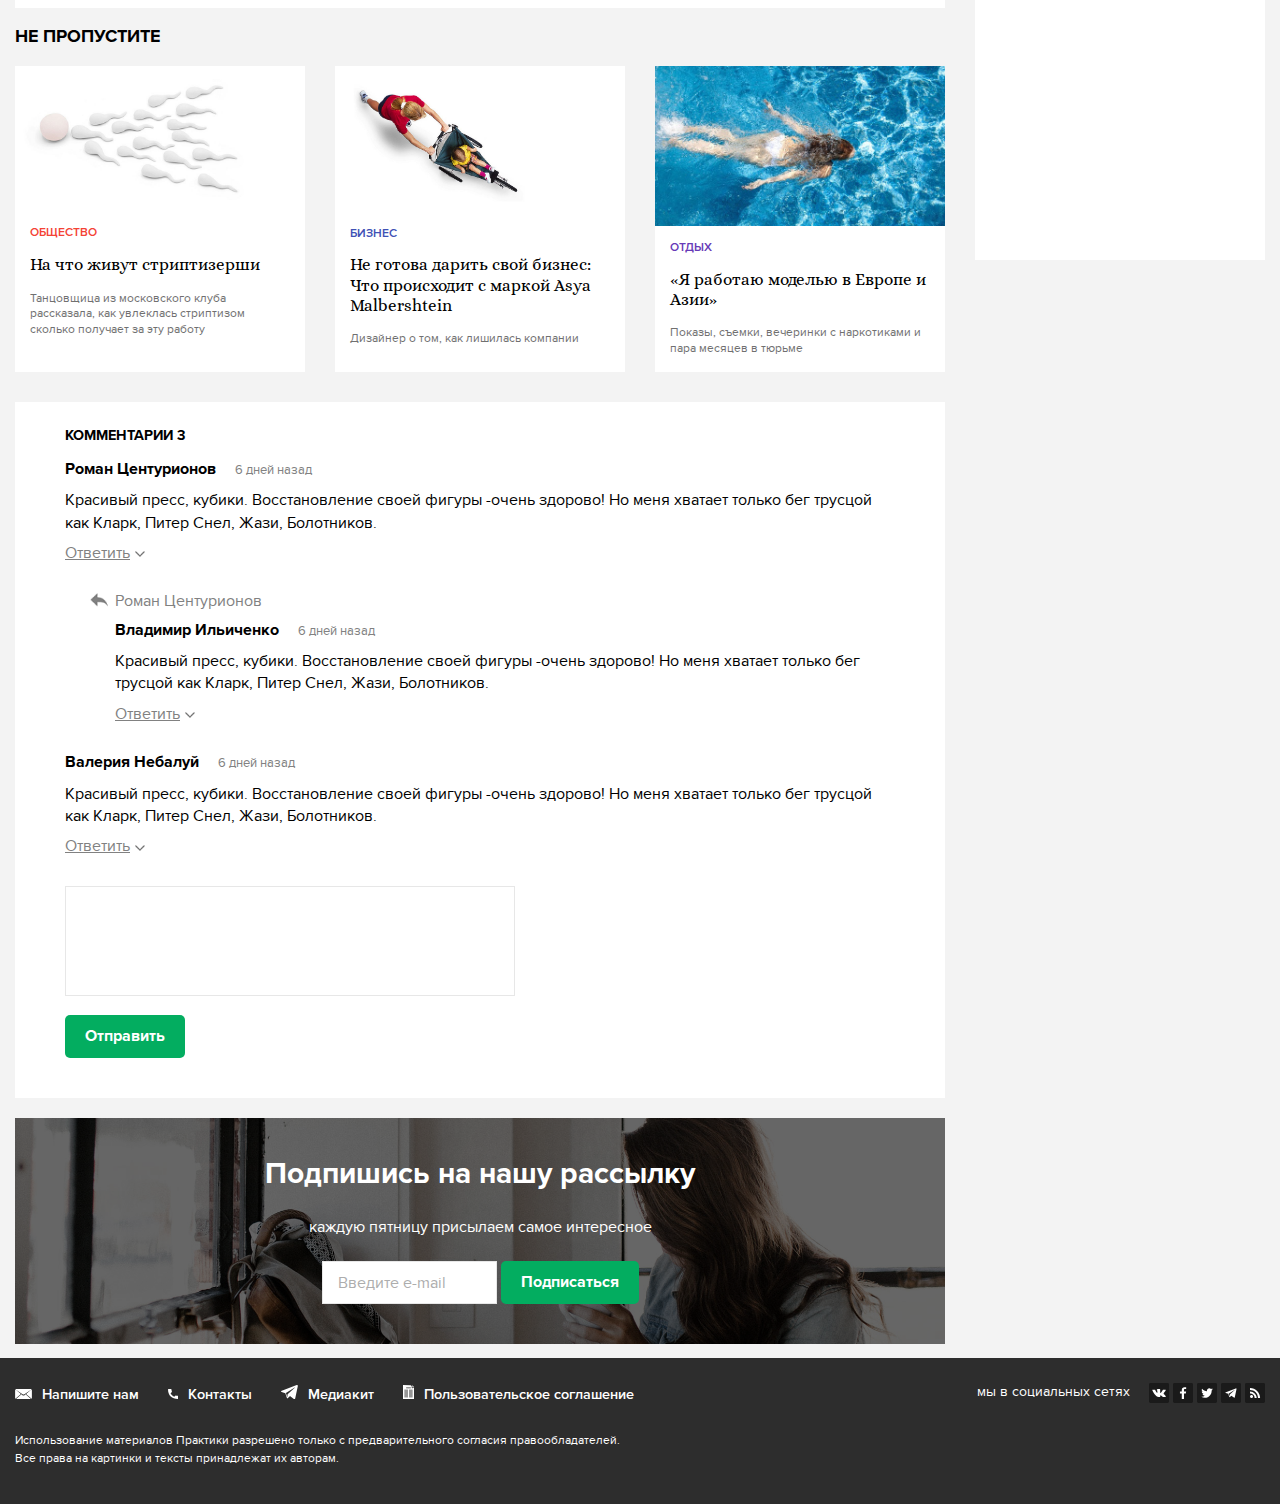
<file: article.html>
<!doctype html>
<!--[if IEMobile 7 ]> <html lang="ru" class="no-js iem7"> <![endif]-->
<!--[if lt IE 7 ]>    <html lang="ru" class="no-js ie6 oldie"> <![endif]-->
<!--[if IE 7 ]>       <html lang="ru" class="no-js ie7 oldie"> <![endif]-->
<!--[if IE 8 ]><html lang="ru" class="no-js ie8 oldie"> <![endif]-->
<!--[if (gte IE 9)|(gt IEMobile 7)|!(IEMobile)|!(IE)]><!--><html lang="ru" class="no-js"><!--<![endif]-->
<head>
    <meta http-equiv="CONTENT-TYPE" charset="utf-8">
    <meta http-equiv="X-UA-Compatible" content="IE=edge" />
    <meta name="viewport" content="width=device-width, initial-scale=1.0">

    <!-- Normalize.css -->
    <style>html{font-family:sans-serif;line-height:1.15;-ms-text-size-adjust:100%;-webkit-text-size-adjust:100%;}body{margin:0;}article,aside,details,figcaption,figure,footer,header,main,menu,nav,section,summary{display:block;}audio,canvas,progress,video{display:inline-block;}audio:not([controls]){display:none;height:0;}progress{vertical-align:baseline;}template,[hidden]{display:none;}a{background-color:transparent;-webkit-text-decoration-skip:objects;}a:active,a:hover{outline-width:0;}abbr[title]{border-bottom:none;text-decoration:underline dotted;}b,strong{font-weight:bolder;}dfn{font-style:italic;}h1{font-size:2em;margin:.67em 0;}mark{background-color:#ff0;color:#000;}small{font-size:80%;}sub,sup{font-size:75%;line-height:0;position:relative;vertical-align:baseline;}sub{bottom:-.25em;}sup{top:-.5em;}img{border-style:none;}svg:not(:root){overflow:hidden;}code,kbd,pre,samp{font-family:monospace, monospace;font-size:1em;}figure{margin:1em 40px;}hr{box-sizing:content-box;height:0;overflow:visible;}button,input,optgroup,select,textarea{font:inherit;margin:0;}optgroup{font-weight:700;}button,input{overflow:visible;}button,select{text-transform:none;}button,html [type=button],[type=reset],[type=submit]{-webkit-appearance:button;}button::-moz-focus-inner,[type=button]::-moz-focus-inner,[type=reset]::-moz-focus-inner,[type=submit]::-moz-focus-inner{border-style:none;padding:0;}button:-moz-focusring,[type=button]:-moz-focusring,[type=reset]:-moz-focusring,[type=submit]:-moz-focusring{outline:1px dotted ButtonText;}fieldset{border:1px solid silver;margin:0 2px;padding:.35em .625em .75em;}legend{box-sizing:border-box;color:inherit;display:table;max-width:100%;white-space:normal;padding:0;}textarea{overflow:auto;}[type=checkbox],[type=radio]{box-sizing:border-box;padding:0;}[type=number]::-webkit-inner-spin-button,[type=number]::-webkit-outer-spin-button{height:auto;}[type=search]{-webkit-appearance:textfield;outline-offset:-2px;}[type=search]::-webkit-search-cancel-button,[type=search]::-webkit-search-decoration{-webkit-appearance:none;}::-webkit-input-placeholder{color:inherit;opacity:0.54;}::-webkit-file-upload-button{-webkit-appearance:button;font:inherit;}</style>
    <!-- Bootstrap Grid Only -->
    <style>@-ms-viewport{width:device-width}.visible-lg,.visible-md,.visible-mxs,.visible-sm,.visible-xs{display:none!important}.visible-lg-block,.visible-lg-inline,.visible-lg-inline-block,.visible-md-block,.visible-md-inline,.visible-md-inline-block,.visible-sm-block,.visible-sm-inline,.visible-sm-inline-block,.visible-xs-block,.visible-xs-inline,.visible-xs-inline-block{display:none!important}@media (max-width:570px){.visible-mxs{display:block!important}}@media (max-width:767px){.visible-xs{display:block!important}table.visible-xs{display:table}tr.visible-xs{display:table-row!important}td.visible-xs,th.visible-xs{display:table-cell!important}}@media (max-width:767px){.visible-xs-block{display:block!important}}@media (max-width:767px){.visible-xs-inline{display:inline!important}}@media (max-width:767px){.visible-xs-inline-block{display:inline-block!important}}@media (min-width:768px) and (max-width:991px){.visible-sm{display:block!important}table.visible-sm{display:table}tr.visible-sm{display:table-row!important}td.visible-sm,th.visible-sm{display:table-cell!important}}@media (min-width:768px) and (max-width:991px){.visible-sm-block{display:block!important}}@media (min-width:768px) and (max-width:991px){.visible-sm-inline{display:inline!important}}@media (min-width:768px) and (max-width:991px){.visible-sm-inline-block{display:inline-block!important}}@media (min-width:992px) and (max-width:1199px){.visible-md{display:block!important}table.visible-md{display:table}tr.visible-md{display:table-row!important}td.visible-md,th.visible-md{display:table-cell!important}}@media (min-width:992px) and (max-width:1199px){.visible-md-block{display:block!important}}@media (min-width:992px) and (max-width:1199px){.visible-md-inline{display:inline!important}}@media (min-width:992px) and (max-width:1199px){.visible-md-inline-block{display:inline-block!important}}@media (min-width:1200px){.visible-lg{display:block!important}table.visible-lg{display:table}tr.visible-lg{display:table-row!important}td.visible-lg,th.visible-lg{display:table-cell!important}}@media (min-width:1200px){.visible-lg-block{display:block!important}}@media (min-width:1200px){.visible-lg-inline{display:inline!important}}@media (min-width:1200px){.visible-lg-inline-block{display:inline-block!important}}@media (max-width:767px){.hidden-xs{display:none!important}}@media (max-width:570px){.hidden-mxs{display:none!important}}@media (min-width:768px) and (max-width:991px){.hidden-sm{display:none!important}}@media (min-width:992px) and (max-width:1199px){.hidden-md{display:none!important}}@media (min-width:1200px){.hidden-lg{display:none!important}}.visible-print{display:none!important}@media print{.visible-print{display:block!important}table.visible-print{display:table}tr.visible-print{display:table-row!important}td.visible-print,th.visible-print{display:table-cell!important}}.visible-print-block{display:none!important}@media print{.visible-print-block{display:block!important}}.visible-print-inline{display:none!important}@media print{.visible-print-inline{display:inline!important}}.visible-print-inline-block{display:none!important}@media print{.visible-print-inline-block{display:inline-block!important}}@media print{.hidden-print{display:none!important}}.container{margin-right:auto;margin-left:auto;padding-left:15px;padding-right:15px}@media (min-width:768px){.container{width:750px}}@media (min-width:992px){.container{width:970px}} @media (min-width:1240px){.container{width:1200px}}  @media(max-width: 570px) {.visible-mxs {display: block !important;}}.container-fluid{margin-right:auto;margin-left:auto;padding-left:15px;padding-right:15px}.row{margin-left:-15px;margin-right:-15px}.col,.col-lg-1,.col-lg-10,.col-lg-11,.col-lg-12,.col-lg-2,.col-lg-3,.col-lg-4,.col-lg-5,.col-lg-6,.col-lg-7,.col-lg-8,.col-lg-9,.col-md-1,.col-md-10,.col-md-11,.col-md-12,.col-md-2,.col-md-3,.col-md-4,.col-md-5,.col-md-6,.col-md-7,.col-md-8,.col-md-9,.col-mxs-1,.col-mxs-10,.col-mxs-11,.col-mxs-12,.col-mxs-2,.col-mxs-3,.col-mxs-4,.col-mxs-5,.col-mxs-6,.col-mxs-7,.col-mxs-8,.col-mxs-9,.col-sm-1,.col-sm-10,.col-sm-11,.col-sm-12,.col-sm-2,.col-sm-3,.col-sm-4,.col-sm-5,.col-sm-6,.col-sm-7,.col-sm-8,.col-sm-9,.col-xs-1,.col-xs-10,.col-xs-11,.col-xs-12,.col-xs-2,.col-xs-3,.col-xs-4,.col-xs-5,.col-xs-6,.col-xs-7,.col-xs-8,.col-xs-9{position:relative;min-height:1px;padding-left:15px;padding-right:15px}.col,.col-mxs-1,.col-mxs-10,.col-mxs-11,.col-mxs-12,.col-mxs-2,.col-mxs-3,.col-mxs-4,.col-mxs-5,.col-mxs-6,.col-mxs-7,.col-mxs-8,.col-mxs-9,.col-xs-1,.col-xs-10,.col-xs-11,.col-xs-12,.col-xs-2,.col-xs-3,.col-xs-4,.col-xs-5,.col-xs-6,.col-xs-7,.col-xs-8,.col-xs-9{float:left}.col-xs-12{width:100%}.col-xs-11{width:91.66666667%}.col-xs-10{width:83.33333333%}.col-xs-9{width:75%}.col-xs-8{width:66.66666667%}.col-xs-7{width:58.33333333%}.col-xs-6{width:50%}.col-xs-5{width:41.66666667%}.col-xs-4{width:33.33333333%}.col-xs-3{width:25%}.col-xs-2{width:16.66666667%}.col-xs-1{width:8.33333333%}.col-xs-pull-12{right:100%}.col-xs-pull-11{right:91.66666667%}.col-xs-pull-10{right:83.33333333%}.col-xs-pull-9{right:75%}.col-xs-pull-8{right:66.66666667%}.col-xs-pull-7{right:58.33333333%}.col-xs-pull-6{right:50%}.col-xs-pull-5{right:41.66666667%}.col-xs-pull-4{right:33.33333333%}.col-xs-pull-3{right:25%}.col-xs-pull-2{right:16.66666667%}.col-xs-pull-1{right:8.33333333%}.col-xs-pull-0{right:auto}.col-xs-push-12{left:100%}.col-xs-push-11{left:91.66666667%}.col-xs-push-10{left:83.33333333%}.col-xs-push-9{left:75%}.col-xs-push-8{left:66.66666667%}.col-xs-push-7{left:58.33333333%}.col-xs-push-6{left:50%}.col-xs-push-5{left:41.66666667%}.col-xs-push-4{left:33.33333333%}.col-xs-push-3{left:25%}.col-xs-push-2{left:16.66666667%}.col-xs-push-1{left:8.33333333%}.col-xs-push-0{left:auto}.col-xs-offset-12{margin-left:100%}.col-xs-offset-11{margin-left:91.66666667%}.col-xs-offset-10{margin-left:83.33333333%}.col-xs-offset-9{margin-left:75%}.col-xs-offset-8{margin-left:66.66666667%}.col-xs-offset-7{margin-left:58.33333333%}.col-xs-offset-6{margin-left:50%}.col-xs-offset-5{margin-left:41.66666667%}.col-xs-offset-4{margin-left:33.33333333%}.col-xs-offset-3{margin-left:25%}.col-xs-offset-2{margin-left:16.66666667%}.col-xs-offset-1{margin-left:8.33333333%}.col-xs-offset-0{margin-left:0}@media (max-width:570px){.col-mxs-12{width:100%;float:none}}@media (min-width:768px){.col,.col-sm-1,.col-sm-10,.col-sm-11,.col-sm-12,.col-sm-2,.col-sm-3,.col-sm-4,.col-sm-5,.col-sm-6,.col-sm-7,.col-sm-8,.col-sm-9{float:left}.col-sm-12{width:100%}.col-sm-11{width:91.66666667%}.col-sm-10{width:83.33333333%}.col-sm-9{width:75%}.col-sm-8{width:66.66666667%}.col-sm-7{width:58.33333333%}.col-sm-6{width:50%}.col-sm-5{width:41.66666667%}.col-sm-4{width:33.33333333%}.col-sm-3{width:25%}.col-sm-2{width:16.66666667%}.col-sm-1{width:8.33333333%}.col-sm-pull-12{right:100%}.col-sm-pull-11{right:91.66666667%}.col-sm-pull-10{right:83.33333333%}.col-sm-pull-9{right:75%}.col-sm-pull-8{right:66.66666667%}.col-sm-pull-7{right:58.33333333%}.col-sm-pull-6{right:50%}.col-sm-pull-5{right:41.66666667%}.col-sm-pull-4{right:33.33333333%}.col-sm-pull-3{right:25%}.col-sm-pull-2{right:16.66666667%}.col-sm-pull-1{right:8.33333333%}.col-sm-pull-0{right:auto}.col-sm-push-12{left:100%}.col-sm-push-11{left:91.66666667%}.col-sm-push-10{left:83.33333333%}.col-sm-push-9{left:75%}.col-sm-push-8{left:66.66666667%}.col-sm-push-7{left:58.33333333%}.col-sm-push-6{left:50%}.col-sm-push-5{left:41.66666667%}.col-sm-push-4{left:33.33333333%}.col-sm-push-3{left:25%}.col-sm-push-2{left:16.66666667%}.col-sm-push-1{left:8.33333333%}.col-sm-push-0{left:auto}.col-sm-offset-12{margin-left:100%}.col-sm-offset-11{margin-left:91.66666667%}.col-sm-offset-10{margin-left:83.33333333%}.col-sm-offset-9{margin-left:75%}.col-sm-offset-8{margin-left:66.66666667%}.col-sm-offset-7{margin-left:58.33333333%}.col-sm-offset-6{margin-left:50%}.col-sm-offset-5{margin-left:41.66666667%}.col-sm-offset-4{margin-left:33.33333333%}.col-sm-offset-3{margin-left:25%}.col-sm-offset-2{margin-left:16.66666667%}.col-sm-offset-1{margin-left:8.33333333%}.col-sm-offset-0{margin-left:0}}@media (min-width:992px){.col,.col-md-1,.col-md-10,.col-md-11,.col-md-12,.col-md-2,.col-md-3,.col-md-4,.col-md-5,.col-md-6,.col-md-7,.col-md-8,.col-md-9{float:left}.col-md-12{width:100%}.col-md-11{width:91.66666667%}.col-md-10{width:83.33333333%}.col-md-9{width:75%}.col-md-8{width:66.66666667%}.col-md-7{width:58.33333333%}.col-md-6{width:50%}.col-md-5{width:41.66666667%}.col-md-4{width:33.33333333%}.col-md-3{width:25%}.col-md-2{width:16.66666667%}.col-md-1{width:8.33333333%}.col-md-pull-12{right:100%}.col-md-pull-11{right:91.66666667%}.col-md-pull-10{right:83.33333333%}.col-md-pull-9{right:75%}.col-md-pull-8{right:66.66666667%}.col-md-pull-7{right:58.33333333%}.col-md-pull-6{right:50%}.col-md-pull-5{right:41.66666667%}.col-md-pull-4{right:33.33333333%}.col-md-pull-3{right:25%}.col-md-pull-2{right:16.66666667%}.col-md-pull-1{right:8.33333333%}.col-md-pull-0{right:auto}.col-md-push-12{left:100%}.col-md-push-11{left:91.66666667%}.col-md-push-10{left:83.33333333%}.col-md-push-9{left:75%}.col-md-push-8{left:66.66666667%}.col-md-push-7{left:58.33333333%}.col-md-push-6{left:50%}.col-md-push-5{left:41.66666667%}.col-md-push-4{left:33.33333333%}.col-md-push-3{left:25%}.col-md-push-2{left:16.66666667%}.col-md-push-1{left:8.33333333%}.col-md-push-0{left:auto}.col-md-offset-12{margin-left:100%}.col-md-offset-11{margin-left:91.66666667%}.col-md-offset-10{margin-left:83.33333333%}.col-md-offset-9{margin-left:75%}.col-md-offset-8{margin-left:66.66666667%}.col-md-offset-7{margin-left:58.33333333%}.col-md-offset-6{margin-left:50%}.col-md-offset-5{margin-left:41.66666667%}.col-md-offset-4{margin-left:33.33333333%}.col-md-offset-3{margin-left:25%}.col-md-offset-2{margin-left:16.66666667%}.col-md-offset-1{margin-left:8.33333333%}.col-md-offset-0{margin-left:0}}@media (min-width:1200px){.col,.col-lg-1,.col-lg-10,.col-lg-11,.col-lg-12,.col-lg-2,.col-lg-3,.col-lg-4,.col-lg-5,.col-lg-6,.col-lg-7,.col-lg-8,.col-lg-9{float:left}.col-lg-12{width:100%}.col-lg-11{width:91.66666667%}.col-lg-10{width:83.33333333%}.col-lg-9{width:75%}.col-lg-8{width:66.66666667%}.col-lg-7{width:58.33333333%}.col-lg-6{width:50%}.col-lg-5{width:41.66666667%}.col-lg-4{width:33.33333333%}.col-lg-3{width:25%}.col-lg-2{width:16.66666667%}.col-lg-1{width:8.33333333%}.col-lg-pull-12{right:100%}.col-lg-pull-11{right:91.66666667%}.col-lg-pull-10{right:83.33333333%}.col-lg-pull-9{right:75%}.col-lg-pull-8{right:66.66666667%}.col-lg-pull-7{right:58.33333333%}.col-lg-pull-6{right:50%}.col-lg-pull-5{right:41.66666667%}.col-lg-pull-4{right:33.33333333%}.col-lg-pull-3{right:25%}.col-lg-pull-2{right:16.66666667%}.col-lg-pull-1{right:8.33333333%}.col-lg-pull-0{right:auto}.col-lg-push-12{left:100%}.col-lg-push-11{left:91.66666667%}.col-lg-push-10{left:83.33333333%}.col-lg-push-9{left:75%}.col-lg-push-8{left:66.66666667%}.col-lg-push-7{left:58.33333333%}.col-lg-push-6{left:50%}.col-lg-push-5{left:41.66666667%}.col-lg-push-4{left:33.33333333%}.col-lg-push-3{left:25%}.col-lg-push-2{left:16.66666667%}.col-lg-push-1{left:8.33333333%}.col-lg-push-0{left:auto}.col-lg-offset-12{margin-left:100%}.col-lg-offset-11{margin-left:91.66666667%}.col-lg-offset-10{margin-left:83.33333333%}.col-lg-offset-9{margin-left:75%}.col-lg-offset-8{margin-left:66.66666667%}.col-lg-offset-7{margin-left:58.33333333%}.col-lg-offset-6{margin-left:50%}.col-lg-offset-5{margin-left:41.66666667%}.col-lg-offset-4{margin-left:33.33333333%}.col-lg-offset-3{margin-left:25%}.col-lg-offset-2{margin-left:16.66666667%}.col-lg-offset-1{margin-left:8.33333333%}.col-lg-offset-0{margin-left:0}}.col-lg-15,.col-md-15,.col-sm-15{position:relative;min-height:1px;padding-right:10px;padding-left:10px}.col-xs-15{width:20%;float:left}@media (min-width:768px){.col-sm-15{width:20%;float:left}}@media (min-width:992px){.col-md-15{width:20%;float:left}}@media (min-width:1200px){.col-lg-15{width:20%;float:left}}.clear{content:'';display:block;clear:both;overflow:hidden}.clearfix,.clearfix:after,.clearfix:before,.container-fluid:after,.container-fluid:before,.container:after,.container:before,.row:after,.row:before{content:" ";display:table}.clearfix:after,.container-fluid:after,.container:after,.row:after{clear:both}.center-block{display:block;margin-left:auto;margin-right:auto;float:none}.pull-right{float:right!important}.pull-left{float:left!important}*,:after,:before{-webkit-box-sizing:border-box;-moz-box-sizing:border-box;box-sizing:border-box}.text-left{text-align:left}.text-right{text-align:right}.text-center{text-align:center}.text-justify{text-align:justify}.text-nowrap{white-space:nowrap}.text-lowercase{text-transform:lowercase}.text-uppercase{text-transform:uppercase}.text-capitalize{text-transform:capitalize}.help-block{font-size:12px;display:block;margin-top:-5px;margin-bottom:15px;color:#737373}.img-responsive{display:block;max-width:100%;height:auto}.img-rounded{border-radius:6px}.img-thumbnail{padding:4px;line-height:1.42857143;background-color:#fff;border:1px solid #ddd;border-radius:4px;-webkit-transition:all .2s ease-in-out;-o-transition:all .2s ease-in-out;transition:all .2s ease-in-out;display:inline-block;max-width:100%;height:auto}.img-circle{border-radius:50%}.fixed-top{position:fixed;top:0;right:0;left:0;z-index:1030}</style>

    <title>Практика - Страница новости</title>

    <link rel="stylesheet" href="css/style.css">

    <link rel="apple-touch-icon" sizes="180x180" href="img/favicon/apple-touch-icon.png">
    <link rel="icon" type="image/png" sizes="32x32" href="img/favicon/favicon-32x32.png">
    <link rel="icon" type="image/png" sizes="16x16" href="img/favicon/favicon-16x16.png">
    <link rel="manifest" href="img/favicon/manifest.json">

    <!--[if (lt IE 9) & (!IEMobile)]>
    <script src="js/html5shiv.min.js"></script>
    <![endif]-->
</head>

<body>

<!--[if lt IE 9]>
<div class="ie-error">Внимание! Вы используете неактуальную версию браузера. Для корректной работы сайта и удобства его использования рекомендуем Вам <a href="https://www.microsoft.com/ru-ru/download/internet-explorer-11-for-windows-7-details.aspx" target="_blank">обновить браузер</a>.</div>
<![endif]-->


<div id="outer-wrap">
    <div id="inner-wrap">
        <!-- HEADER :: start -->
        <header class="header">

            <div class="header__container">
                <div class="logo logo_header">
                    <a href="index.html" class="logo__img">Практика</a>
                </div>

                <div class="socials hidden-xs">
                    <div class="social-bar">
                        <div class="social-bar__item"><a href="#"><span class="icon icon-vk"></span></a></div>
                        <div class="social-bar__item"><a href="#"><span class="icon icon-fb"></span></a></div>
                        <div class="social-bar__item"><a href="#"><span class="icon icon-tw"></span></a></div>
                        <div class="social-bar__item"><a href="#"><span class="icon icon-tg"></span></a></div>
                        <div class="social-bar__item"><a href="#"><span class="icon icon-rss"></span></a></div>
                    </div>
                </div>

                <div class="header-center">
                    <div class="menu-bar">
                        <nav class="nav">
                            <nav class="navmenu" id="nav" role="navigation">
                                <div class="navmenu__block">
                                    <ul class="nav-ul">
                                        <li><a href="category.html">Общество</a></li>
                                        <li><a href="category.html">Образ жизни</a></li>
                                        <li><a href="category.html">Бизнес</a></li>
                                        <li><a href="category.html">Отдых</a></li>
                                        <li><a href="category.html">культура</a></li>
                                        <li><a href="category.html">Технологии</a></li>
                                        <li><a href="category.html">Экономика</a></li>
                                        <li><a href="category.html">Книги</a></li>
                                        <li><a href="category.html">Новости</a></li>
                                        <li class="hidden-xs"><span class="search-bar__button"><i class="icon icon-search"></i></span></li>
                                    </ul>
                                    <a class="nav__button_close" id="nav-close-btn" href="#close">Закрыть</a>
                                </div>
                            </nav>


                        </nav>
                        <div class="search-bar">
                            <div class="search-bar__button hidden-sm hidden-md hidden-lg visible-xs"><i class="icon icon-search"></i></div>
                        </div>
                        <div class="hamburger-menu visible-xs">
                            <div class="menu-trigger menu-open" id="nav-open-btn" data-menu="nav">
                                <div class="menu-trigger__line"></div>
                                <div class="menu-trigger__line"></div>
                                <div class="menu-trigger__line"></div>
                            </div>
                        </div>
                    </div>

                    <div class="search-suggest">
                        <form action="" class="search-form">
                            <input type="text" name="search" class="search-form__input" placeholder="Что ищем?">
                            <!-- Сделано для демонстрации верстки -->
                            <button type="button" class="search-form__button button">Найти</button>
                            <button type="button" class="search-form__close"></button>
                        </form>
                    </div>

                </div>
            </div>
        </header>
        <!-- HEADER :: end -->

        <!-- CURRENCY :: start -->
        <div class="currency-informer">
            <div class="container-fluid">
                <div class="currency">
                    <span class="currency__value">17.05</span>
                </div>
                <div class="currency">
                    <span class="currency__name">$</span>
                    <span class="currency__value">55.61</span>
                    <span class="currency__icon icon-up"></span>
                </div>

                <div class="currency">
                    <span class="currency__name">&euro;</span>
                    <span class="currency__value">55.51</span>
                    <span class="currency__icon icon-down"></span>
                </div>

                <div class="currency">
                    <span class="currency__name">Нефть</span>
                    <span class="currency__value">55.51</span>
                    <span class="currency__icon icon-up"></span>
                </div>

                <div class="currency">
                    <span class="currency__name">Золото</span>
                    <span class="currency__value">55.51</span>
                    <span class="currency__icon icon-up"></span>
                </div>
            </div>
        </div>
        <!-- CURRENCY :: end -->

        <div class="container-fluid">
            <div class="row">

                <!-- MAIN :: start-->
                <div class="col-md-8 col-lg-9 xs-no-pull sm-no-pull">

                    <!-- ARTICLE BODY :: start -->
                    <article class="article">
                        <div class="post post_full va-container-f">
                            <div class="post__img" style="background-image: url('img/img-0.jpg');"></div>
                            <div class="post__date">14 апреля, 15:00</div>
                            <div class="post__category">
                                Технологии
                            </div>
                            <div class="post__title">
                                «Отсутствие конфликтов строится на правде, не задевающей эмоции человека»
                            </div>
                            <div class="post__entry">
                                Главный претендент на покупку РБК Григорий Берёзкин в беседе рассказал о цели сделки и возможных конфликтах с героями материалов и властями.
                            </div>
                        </div>

                        <div class="article__body ar-body">
                            <div class="ar-body__left">
                                <h1 class="article__title">
                                    Президенту России Владимиру Путину граждане пока не видят альтернативы и готовы отдать голоса на ближайших президентских выборах, пишет «Коммерсантъ» со ссылкой на результаты опроса «Левада-Центра».
                                </h1>

                                <p>19% опрошенных  пока «не знают, за кого именно стали бы голосовать». 10% не определились, пойдут ли они на выборы. А 13% убеждены, что «не станут голосовать», то есть не пойдут на президентские выборы.  Таким образом, 42% россиян пока не определились с участием в выборах или с кандидатом, за которого голосовать.</p>

                                <p>22% россиян ответили, что хотели бы смены действующего президента на другого кандидата, но 64% предпочли бы видеть Путина на этом посту в дальнейшем, сообщает газета.</p>

                                <blockquote>
                                    <p>Поначалу вовлечённость казалась фантастической. Сообщество было очень активным: каждый раз, когда вы отправляли фотографию, сотни людей отвечали. Все поддерживали друг друга.</p>
                                </blockquote>

                                <p>19% опрошенных  пока «не знают, за кого именно стали бы голосовать». 10% не определились, пойдут ли они на выборы. А 13% убеждены, что «не станут голосовать», то есть не пойдут на президентские выборы.  Таким образом, 42% россиян пока не определились с участием в выборах или с кандидатом, за которого голосовать.</p>

                                <p>22% россиян ответили, что хотели бы смены действующего президента на другого кандидата, но 64% предпочли бы видеть Путина на этом посту в дальнейшем, сообщает газета.</p>

                                <div class="article__footer">
                                    <ul class="list_inline">
                                        <li>Автор статьи: <a href="search-result.html">Семенов Сергей</a></li>
                                        <li>Просмотров: 256</li>
                                    </ul>
                                </div>
                            </div>
                            <div class="ar-body__right">
                                <div class="article__share share">
                                    <div>Понравилась статья?</div>
                                    <div class="p">Поделитесь ей!</div>
                                    <div class="social-bar">
                                        <div class="social-bar__item"><a href="#"><span class="icon icon-vk"></span></a></div>
                                        <div class="social-bar__item"><a href="#"><span class="icon icon-fb"></span></a></div>
                                        <div class="social-bar__item"><a href="#"><span class="icon icon-tw"></span></a></div>
                                        <div class="social-bar__item"><a href="#"><span class="icon icon-tg"></span></a></div>
                                        <div class="social-bar__item"><a href="#"><span class="icon icon-rss"></span></a></div>
                                    </div>
                                </div>
                            </div>
                        </div>
                    </article>
                    <!-- ARTICLE BODY :: end -->

                    <!-- RELATED POSTS :: start -->
                    <div class="related">
                        <div class="related__title">не пропустите</div>

                        <div class="row news-feed news-related">
                            <div class="col-lg-4 col-sm-6">
                                <article class="post post_card">
                                    <a href="article.html"></a>
                                    <div class="post__img">
                                        <img src="img/img-2.jpg" alt="">
                                    </div>
                                    <div class="post__category color_add_3">
                                        Общество
                                    </div>
                                    <div class="post__title">
                                        На что живут стриптизерши
                                    </div>
                                    <div class="post__entry">
                                        Танцовщица из московского клуба рассказала, как увлеклась стриптизом сколько получает за эту работу
                                    </div>
                                </article>
                            </div>

                            <div class="col-lg-4 col-sm-6">
                                <article class="post post_card">
                                    <a href="article.html"></a>
                                    <div class="post__img">
                                        <img src="img/img-3.jpg" alt="">
                                    </div>
                                    <div class="post__category color_add_4">
                                        Бизнес
                                    </div>
                                    <div class="post__title">
                                        Не готова дарить свой бизнес: Что происходит с маркой Asya Malbershtein
                                    </div>
                                    <div class="post__entry">
                                        Дизайнер о том, как лишилась компании
                                    </div>
                                </article>
                            </div>

                            <div class="col-lg-4 col-sm-6">
                                <article class="post post_card">
                                    <a href="article.html"></a>
                                    <div class="post__img">
                                        <img src="img/img-4.jpg" alt="">
                                    </div>
                                    <div class="post__category color_add_5">
                                        Отдых
                                    </div>
                                    <div class="post__title">
                                        «Я работаю моделью в Европе и Азии»
                                    </div>
                                    <div class="post__entry">
                                        Показы, съемки, вечеринки с наркотиками и пара месяцев в тюрьме
                                    </div>
                                </article>
                            </div>
                        </div>
                    </div>
                    <!-- RELATED POSTS :: end -->


                    <!-- COMMENTS :: start -->
                    <div class="comments">
                        <h6>КОММЕНТАРИИ 3</h6>

                        <ol class="comment-list">
                            <li id="comment-1" class="comment depth-1">
                                <article class="comment__body">
                                    <header class="comment__header">
                                        <span class="comment__author">Роман Центурионов</span>
                                        <span class="comment__date">6 дней назад</span>
                                    </header>

                                    <div class="comment__content">
                                        <p>Красивый пресс, кубики. Восстановление своей фигуры -очень здорово! Но меня хватает только бег трусцой как Кларк, Питер Снел, Жази, Болотников.</p>
                                    </div>

                                    <footer class="comment__footer">
                                        <a href="#" class="comment__reply">Ответить</a>
                                    </footer>
                                </article>

                                 <ol class="children">
                                     <li id="comment-2" class="comment depth-1">
                                         <div class="comment__user-reply">Роман Центурионов</div>

                                         <article class="comment__body">
                                             <header class="comment__header">
                                                 <span class="comment__author">Владимир Ильиченко</span>
                                                 <span class="comment__date">6 дней назад</span>
                                             </header>

                                             <div class="comment__content">
                                                 <p>Красивый пресс, кубики. Восстановление своей фигуры -очень здорово! Но меня хватает только бег трусцой как Кларк, Питер Снел, Жази, Болотников.</p>
                                             </div>

                                             <footer class="comment__footer">
                                                 <a href="#" class="comment__reply">Ответить</a>
                                             </footer>
                                         </article>
                                     </li><!-- #comment-## -->
                                 </ol>
                            </li><!-- #comment-## -->



                            <li id="comment-3" class="comment depth-1">
                                <article class="comment__body">
                                    <header class="comment__header">
                                        <span class="comment__author">Валерия Небалуй</span>
                                        <span class="comment__date">6 дней назад</span>
                                    </header>

                                    <div class="comment__content">
                                        <p>Красивый пресс, кубики. Восстановление своей фигуры -очень здорово! Но меня хватает только бег трусцой как Кларк, Питер Снел, Жази, Болотников.</p>
                                    </div>

                                    <footer class="comment__footer">
                                        <a href="#" class="comment__reply">Ответить</a>
                                    </footer>
                                </article>
                            </li><!-- #comment-## -->
                        </ol>

                        <div class="respond">
                            <form action="" id="comment-form" class="comment-form">
                                <div class="form-group">
                                    <textarea name="comment" id="comment" class="input-field_textarea"></textarea>
                                </div>
                                <div class="form-group">
                                    <input type="submit" class="button" value="Отправить">
                                </div>
                            </form>
                        </div>
                    </div>
                    <!-- COMMENTS :: end -->

                    <!-- SUBSCRIBE :: start -->
                    <div class="subscribe">
                        <div class="subscribe__title">
                            Подпишись на нашу рассылку
                        </div>
                        <div class="subscribe__text">
                            каждую пятницу присылаем самое интересное
                        </div>
                        <form action="" class="subscribe-form">
                            <input type="email" name="email" class="input-field_text" placeholder="Введите e-mail">
                            <input type="submit" class="button" value="Подписаться">
                            <div class="error">Пожалуйста, введите корректный email</div>
                        </form>
                    </div>
                    <!-- SUBSCRIBE :: end -->
                </div>
                <!-- MAIN :: end -->

                <!-- SIDEBAR :: start-->
                <div class="col-md-4 col-lg-3 xs-no-pull sm-no-pull">
                    <aside class="sidebar">
                        <h5 class="sidebar__title color_add_1">СЕЙЧАС ЧИТАЮТ</h5>

                        <div class="row small-p">
                            <div class="col-xs-12 col-sm-5 col-md-12">
                                <article class="post post__fire post_sidebar">
                                    <a href="article.html"></a>
                                    <div class="post__img">
                                        <img src="img/img-12.jpg" alt="">
                                    </div>
                                    <div class="post__title">
                                        Секрет долгой и здоровой жизни, или как легко бросить курить
                                    </div>
                                    <div class="post__date">
                                        сегодня, 10:56
                                    </div>
                                </article>
                            </div>

                            <div class="col-xs-12 col-sm-5 col-sm-offset-2 col-md-offset-0 col-md-12">
                                <article class="post post__fire post_sidebar">
                                    <a href="article.html"></a>
                                    <div class="post__img">
                                        <img src="img/img-5.jpg" alt="">
                                    </div>
                                    <div class="post__title">
                                        Uber запустил тестирование системы, запрещающей пассажирам ездить «в долг»
                                    </div>
                                    <div class="post__date">
                                        вчера, 15:32
                                    </div>
                                </article>
                            </div>

                            <div class="col-xs-12 hidden-xs col-sm-5 col-md-12">
                                <article class="post post_sidebar">
                                    <a href="article.html"></a>
                                    <div class="post__title">
                                        Как не сгореть на работе: почему соцсети помогают справиться со стрессом
                                    </div>
                                    <div class="post__date">
                                        сегодня, 09:13
                                    </div>
                                </article>
                            </div>

                            <div class="col-xs-12 hidden-xs col-sm-5 col-sm-offset-2 col-md-offset-0 col-md-12">
                                <article class="post post__fire post_sidebar">
                                    <a href="article.html"></a>
                                    <div class="post__title">
                                        Как не сгореть на работе: cекреты эффективного тайм-менеджмента
                                    </div>
                                    <div class="post__date">
                                        вчера, 18:26
                                    </div>
                                </article>
                            </div>
                        </div>
                    </aside>

                    <aside class="sidebar sidebar_transp no-p">
                        <img src="img/banner-adv.png" alt="" class="img-responsive">
                    </aside>

                    <aside class="sidebar">
                        <h6>ПАРТНЕРСКИЕ МАТЕРИАЛЫ</h6>
                        <div style="height: 400px;"></div>
                    </aside>
                </div>
                <!-- SIDEBAR :: end -->


            </div>
        </div>

    </div>
</div>


<!-- FOOTER :: start-->
<footer class="footer">
    <div class="container-fluid">
        <div class="footer__top">
            <div class="row">
                <div class="col-md-8">
                    <ul class="footer__menu menu">
                        <li><span class="icon icon-email"></span><a href="text-me.html">Напишите нам</a></li>
                        <li><span class="icon icon-phone"></span><a href="contacts.html">Контакты</a></li>
                        <li><span class="icon icon-plain"></span><a href="mediakit.html">Медиакит</a></li>
                        <li><span class="icon icon-doc"></span><a href="agreement.html">Пользовательское соглашение</a></li>
                    </ul>
                </div>
                <div class="col-md-4 text-md-right">
                    <span class="hidden-sm hidden-xs">мы в социальных сетях</span>
                    <div class="social-bar footer__social-bar hidden-md">
                        <div class="social-bar__item"><a href="#"><span class="icon icon-vk"></span></a></div>
                        <div class="social-bar__item"><a href="#"><span class="icon icon-fb"></span></a></div>
                        <div class="social-bar__item"><a href="#"><span class="icon icon-tw"></span></a></div>
                        <div class="social-bar__item"><a href="#"><span class="icon icon-tg"></span></a></div>
                        <div class="social-bar__item"><a href="#"><span class="icon icon-rss"></span></a></div>
                    </div>
                </div>
            </div>
        </div>
        <div class="footer__bottom">
            <div class="row">
                <div class="col-md-8">
                    <div class="p">Использование материалов Практики разрешено только с предварительного согласия правообладателей. <br>Все права на картинки и тексты принадлежат их авторам.</div>
                </div>

                <div class="col-md-4 visible-md">
                    <div class="social-bar footer__social-bar">
                        <div class="social-bar__item"><a href="#"><span class="icon icon-vk"></span></a></div>
                        <div class="social-bar__item"><a href="#"><span class="icon icon-fb"></span></a></div>
                        <div class="social-bar__item"><a href="#"><span class="icon icon-tw"></span></a></div>
                        <div class="social-bar__item"><a href="#"><span class="icon icon-tg"></span></a></div>
                        <div class="social-bar__item"><a href="#"><span class="icon icon-rss"></span></a></div>
                    </div>
                </div>
            </div>

        </div>
    </div>
</footer>
<!-- FOOTER :: end -->

<!-- BASE JS -->
<script src="js/jquery.min.js"></script>

<!-- USER JS-->
<script src="js/responsive-menu.js"></script>
<script src="js/slick.min.js"></script>
<script src="js/scripts.js"></script>

</body>
</html>
</file>
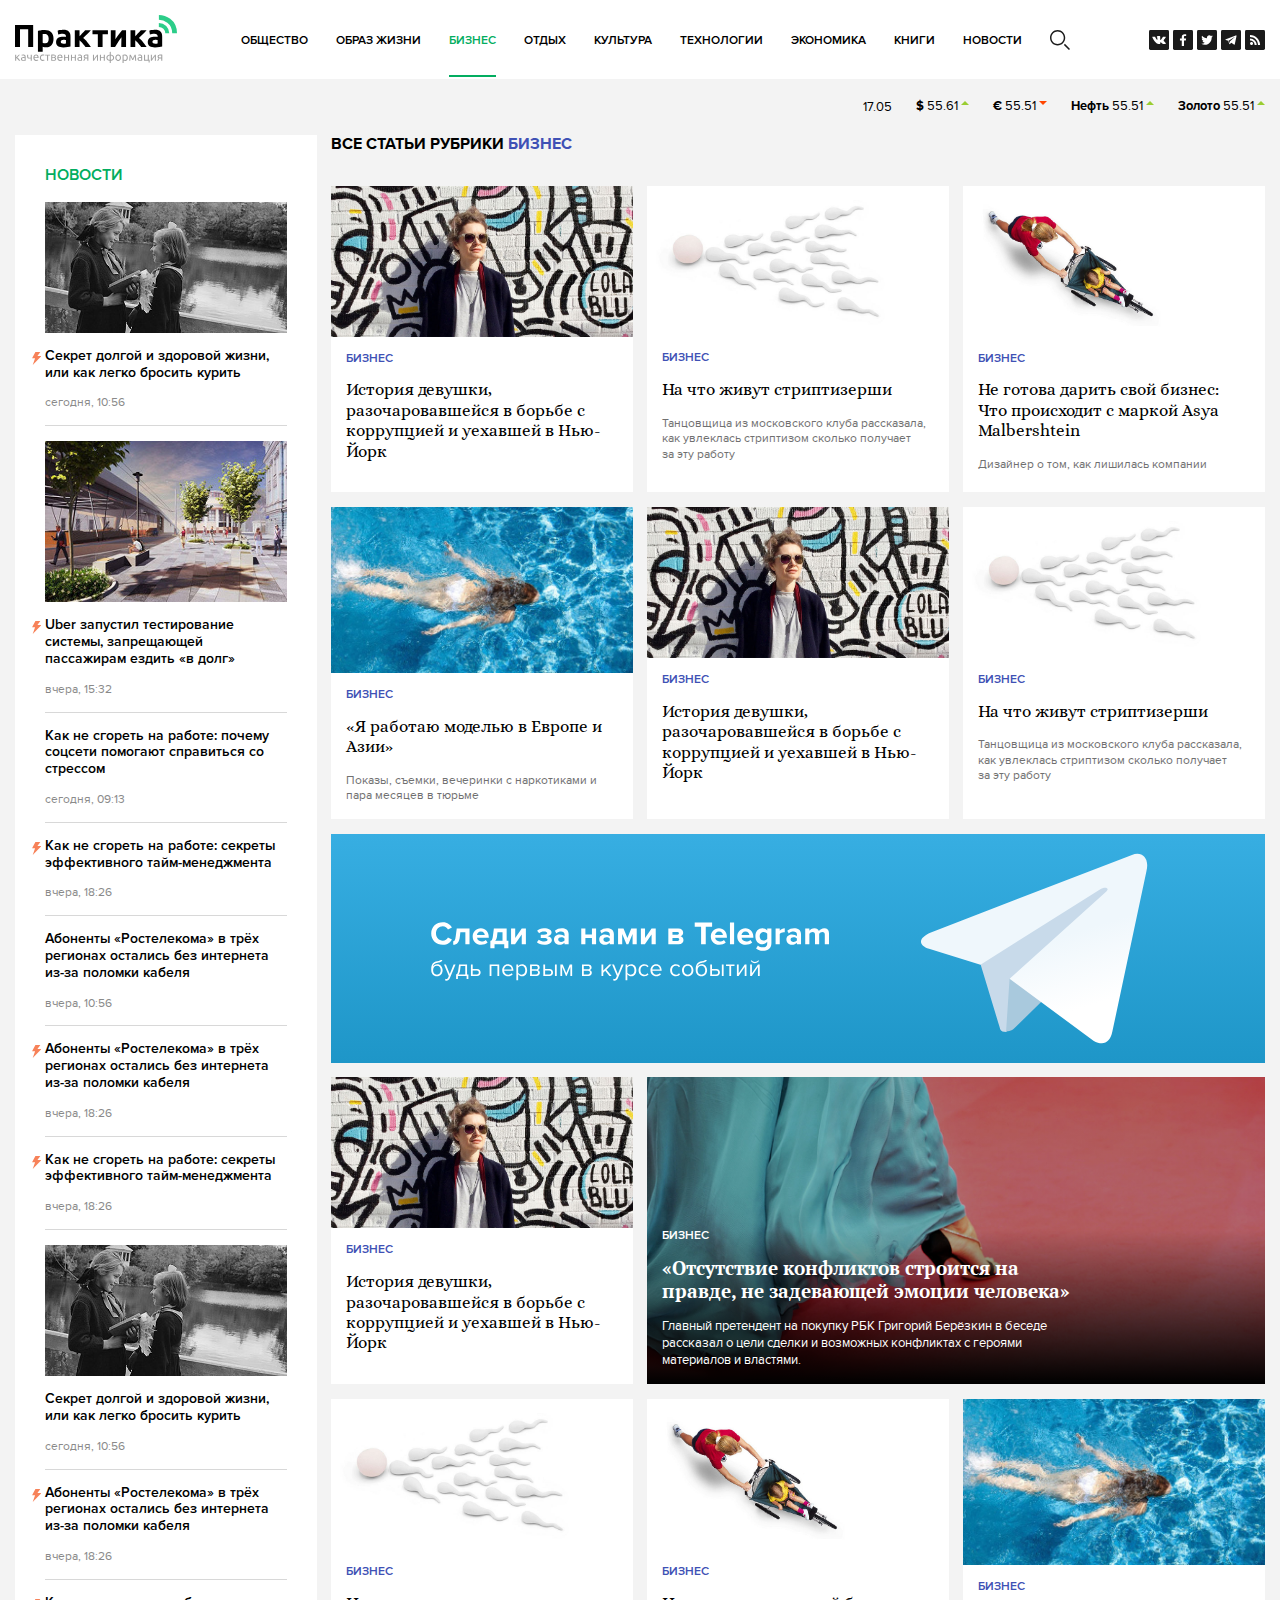
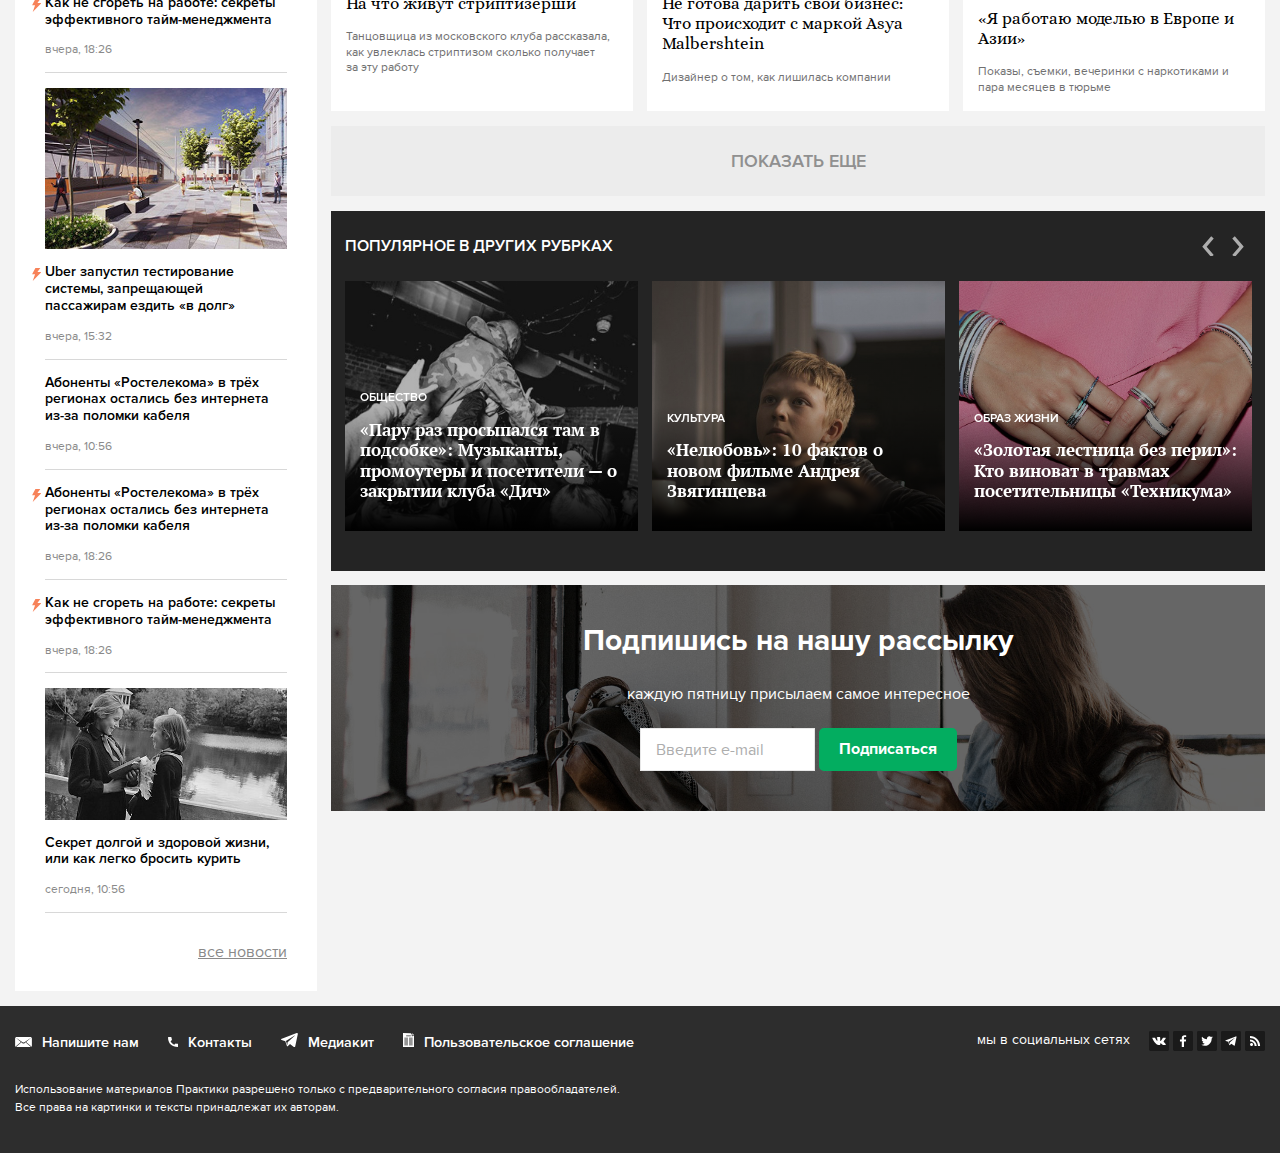
<file: category.html>
<!doctype html>
<!--[if IEMobile 7 ]> <html lang="ru" class="no-js iem7"> <![endif]-->
<!--[if lt IE 7 ]>    <html lang="ru" class="no-js ie6 oldie"> <![endif]-->
<!--[if IE 7 ]>       <html lang="ru" class="no-js ie7 oldie"> <![endif]-->
<!--[if IE 8 ]><html lang="ru" class="no-js ie8 oldie"> <![endif]-->
<!--[if (gte IE 9)|(gt IEMobile 7)|!(IEMobile)|!(IE)]><!--><html lang="ru" class="no-js"><!--<![endif]-->
<head>
    <meta http-equiv="CONTENT-TYPE" charset="utf-8">
    <meta http-equiv="X-UA-Compatible" content="IE=edge" />
    <meta name="viewport" content="width=device-width, initial-scale=1.0">

    <!-- Normalize.css -->
    <style>html{font-family:sans-serif;line-height:1.15;-ms-text-size-adjust:100%;-webkit-text-size-adjust:100%;}body{margin:0;}article,aside,details,figcaption,figure,footer,header,main,menu,nav,section,summary{display:block;}audio,canvas,progress,video{display:inline-block;}audio:not([controls]){display:none;height:0;}progress{vertical-align:baseline;}template,[hidden]{display:none;}a{background-color:transparent;-webkit-text-decoration-skip:objects;}a:active,a:hover{outline-width:0;}abbr[title]{border-bottom:none;text-decoration:underline dotted;}b,strong{font-weight:bolder;}dfn{font-style:italic;}h1{font-size:2em;margin:.67em 0;}mark{background-color:#ff0;color:#000;}small{font-size:80%;}sub,sup{font-size:75%;line-height:0;position:relative;vertical-align:baseline;}sub{bottom:-.25em;}sup{top:-.5em;}img{border-style:none;}svg:not(:root){overflow:hidden;}code,kbd,pre,samp{font-family:monospace, monospace;font-size:1em;}figure{margin:1em 40px;}hr{box-sizing:content-box;height:0;overflow:visible;}button,input,optgroup,select,textarea{font:inherit;margin:0;}optgroup{font-weight:700;}button,input{overflow:visible;}button,select{text-transform:none;}button,html [type=button],[type=reset],[type=submit]{-webkit-appearance:button;}button::-moz-focus-inner,[type=button]::-moz-focus-inner,[type=reset]::-moz-focus-inner,[type=submit]::-moz-focus-inner{border-style:none;padding:0;}button:-moz-focusring,[type=button]:-moz-focusring,[type=reset]:-moz-focusring,[type=submit]:-moz-focusring{outline:1px dotted ButtonText;}fieldset{border:1px solid silver;margin:0 2px;padding:.35em .625em .75em;}legend{box-sizing:border-box;color:inherit;display:table;max-width:100%;white-space:normal;padding:0;}textarea{overflow:auto;}[type=checkbox],[type=radio]{box-sizing:border-box;padding:0;}[type=number]::-webkit-inner-spin-button,[type=number]::-webkit-outer-spin-button{height:auto;}[type=search]{-webkit-appearance:textfield;outline-offset:-2px;}[type=search]::-webkit-search-cancel-button,[type=search]::-webkit-search-decoration{-webkit-appearance:none;}::-webkit-input-placeholder{color:inherit;opacity:0.54;}::-webkit-file-upload-button{-webkit-appearance:button;font:inherit;}</style>
    <!-- Bootstrap Grid Only -->
    <style>@-ms-viewport{width:device-width}.visible-lg,.visible-md,.visible-mxs,.visible-sm,.visible-xs{display:none!important}.visible-lg-block,.visible-lg-inline,.visible-lg-inline-block,.visible-md-block,.visible-md-inline,.visible-md-inline-block,.visible-sm-block,.visible-sm-inline,.visible-sm-inline-block,.visible-xs-block,.visible-xs-inline,.visible-xs-inline-block{display:none!important}@media (max-width:570px){.visible-mxs{display:block!important}}@media (max-width:767px){.visible-xs{display:block!important}table.visible-xs{display:table}tr.visible-xs{display:table-row!important}td.visible-xs,th.visible-xs{display:table-cell!important}}@media (max-width:767px){.visible-xs-block{display:block!important}}@media (max-width:767px){.visible-xs-inline{display:inline!important}}@media (max-width:767px){.visible-xs-inline-block{display:inline-block!important}}@media (min-width:768px) and (max-width:991px){.visible-sm{display:block!important}table.visible-sm{display:table}tr.visible-sm{display:table-row!important}td.visible-sm,th.visible-sm{display:table-cell!important}}@media (min-width:768px) and (max-width:991px){.visible-sm-block{display:block!important}}@media (min-width:768px) and (max-width:991px){.visible-sm-inline{display:inline!important}}@media (min-width:768px) and (max-width:991px){.visible-sm-inline-block{display:inline-block!important}}@media (min-width:992px) and (max-width:1199px){.visible-md{display:block!important}table.visible-md{display:table}tr.visible-md{display:table-row!important}td.visible-md,th.visible-md{display:table-cell!important}}@media (min-width:992px) and (max-width:1199px){.visible-md-block{display:block!important}}@media (min-width:992px) and (max-width:1199px){.visible-md-inline{display:inline!important}}@media (min-width:992px) and (max-width:1199px){.visible-md-inline-block{display:inline-block!important}}@media (min-width:1200px){.visible-lg{display:block!important}table.visible-lg{display:table}tr.visible-lg{display:table-row!important}td.visible-lg,th.visible-lg{display:table-cell!important}}@media (min-width:1200px){.visible-lg-block{display:block!important}}@media (min-width:1200px){.visible-lg-inline{display:inline!important}}@media (min-width:1200px){.visible-lg-inline-block{display:inline-block!important}}@media (max-width:767px){.hidden-xs{display:none!important}}@media (max-width:570px){.hidden-mxs{display:none!important}}@media (min-width:768px) and (max-width:991px){.hidden-sm{display:none!important}}@media (min-width:992px) and (max-width:1199px){.hidden-md{display:none!important}}@media (min-width:1200px){.hidden-lg{display:none!important}}.visible-print{display:none!important}@media print{.visible-print{display:block!important}table.visible-print{display:table}tr.visible-print{display:table-row!important}td.visible-print,th.visible-print{display:table-cell!important}}.visible-print-block{display:none!important}@media print{.visible-print-block{display:block!important}}.visible-print-inline{display:none!important}@media print{.visible-print-inline{display:inline!important}}.visible-print-inline-block{display:none!important}@media print{.visible-print-inline-block{display:inline-block!important}}@media print{.hidden-print{display:none!important}}.container{margin-right:auto;margin-left:auto;padding-left:15px;padding-right:15px}@media (min-width:768px){.container{width:750px}}@media (min-width:992px){.container{width:970px}} @media (min-width:1240px){.container{width:1200px}}  @media(max-width: 570px) {.visible-mxs {display: block !important;}}.container-fluid{margin-right:auto;margin-left:auto;padding-left:15px;padding-right:15px}.row{margin-left:-15px;margin-right:-15px}.col,.col-lg-1,.col-lg-10,.col-lg-11,.col-lg-12,.col-lg-2,.col-lg-3,.col-lg-4,.col-lg-5,.col-lg-6,.col-lg-7,.col-lg-8,.col-lg-9,.col-md-1,.col-md-10,.col-md-11,.col-md-12,.col-md-2,.col-md-3,.col-md-4,.col-md-5,.col-md-6,.col-md-7,.col-md-8,.col-md-9,.col-mxs-1,.col-mxs-10,.col-mxs-11,.col-mxs-12,.col-mxs-2,.col-mxs-3,.col-mxs-4,.col-mxs-5,.col-mxs-6,.col-mxs-7,.col-mxs-8,.col-mxs-9,.col-sm-1,.col-sm-10,.col-sm-11,.col-sm-12,.col-sm-2,.col-sm-3,.col-sm-4,.col-sm-5,.col-sm-6,.col-sm-7,.col-sm-8,.col-sm-9,.col-xs-1,.col-xs-10,.col-xs-11,.col-xs-12,.col-xs-2,.col-xs-3,.col-xs-4,.col-xs-5,.col-xs-6,.col-xs-7,.col-xs-8,.col-xs-9{position:relative;min-height:1px;padding-left:15px;padding-right:15px}.col,.col-mxs-1,.col-mxs-10,.col-mxs-11,.col-mxs-12,.col-mxs-2,.col-mxs-3,.col-mxs-4,.col-mxs-5,.col-mxs-6,.col-mxs-7,.col-mxs-8,.col-mxs-9,.col-xs-1,.col-xs-10,.col-xs-11,.col-xs-12,.col-xs-2,.col-xs-3,.col-xs-4,.col-xs-5,.col-xs-6,.col-xs-7,.col-xs-8,.col-xs-9{float:left}.col-xs-12{width:100%}.col-xs-11{width:91.66666667%}.col-xs-10{width:83.33333333%}.col-xs-9{width:75%}.col-xs-8{width:66.66666667%}.col-xs-7{width:58.33333333%}.col-xs-6{width:50%}.col-xs-5{width:41.66666667%}.col-xs-4{width:33.33333333%}.col-xs-3{width:25%}.col-xs-2{width:16.66666667%}.col-xs-1{width:8.33333333%}.col-xs-pull-12{right:100%}.col-xs-pull-11{right:91.66666667%}.col-xs-pull-10{right:83.33333333%}.col-xs-pull-9{right:75%}.col-xs-pull-8{right:66.66666667%}.col-xs-pull-7{right:58.33333333%}.col-xs-pull-6{right:50%}.col-xs-pull-5{right:41.66666667%}.col-xs-pull-4{right:33.33333333%}.col-xs-pull-3{right:25%}.col-xs-pull-2{right:16.66666667%}.col-xs-pull-1{right:8.33333333%}.col-xs-pull-0{right:auto}.col-xs-push-12{left:100%}.col-xs-push-11{left:91.66666667%}.col-xs-push-10{left:83.33333333%}.col-xs-push-9{left:75%}.col-xs-push-8{left:66.66666667%}.col-xs-push-7{left:58.33333333%}.col-xs-push-6{left:50%}.col-xs-push-5{left:41.66666667%}.col-xs-push-4{left:33.33333333%}.col-xs-push-3{left:25%}.col-xs-push-2{left:16.66666667%}.col-xs-push-1{left:8.33333333%}.col-xs-push-0{left:auto}.col-xs-offset-12{margin-left:100%}.col-xs-offset-11{margin-left:91.66666667%}.col-xs-offset-10{margin-left:83.33333333%}.col-xs-offset-9{margin-left:75%}.col-xs-offset-8{margin-left:66.66666667%}.col-xs-offset-7{margin-left:58.33333333%}.col-xs-offset-6{margin-left:50%}.col-xs-offset-5{margin-left:41.66666667%}.col-xs-offset-4{margin-left:33.33333333%}.col-xs-offset-3{margin-left:25%}.col-xs-offset-2{margin-left:16.66666667%}.col-xs-offset-1{margin-left:8.33333333%}.col-xs-offset-0{margin-left:0}@media (max-width:570px){.col-mxs-12{width:100%;float:none}}@media (min-width:768px){.col,.col-sm-1,.col-sm-10,.col-sm-11,.col-sm-12,.col-sm-2,.col-sm-3,.col-sm-4,.col-sm-5,.col-sm-6,.col-sm-7,.col-sm-8,.col-sm-9{float:left}.col-sm-12{width:100%}.col-sm-11{width:91.66666667%}.col-sm-10{width:83.33333333%}.col-sm-9{width:75%}.col-sm-8{width:66.66666667%}.col-sm-7{width:58.33333333%}.col-sm-6{width:50%}.col-sm-5{width:41.66666667%}.col-sm-4{width:33.33333333%}.col-sm-3{width:25%}.col-sm-2{width:16.66666667%}.col-sm-1{width:8.33333333%}.col-sm-pull-12{right:100%}.col-sm-pull-11{right:91.66666667%}.col-sm-pull-10{right:83.33333333%}.col-sm-pull-9{right:75%}.col-sm-pull-8{right:66.66666667%}.col-sm-pull-7{right:58.33333333%}.col-sm-pull-6{right:50%}.col-sm-pull-5{right:41.66666667%}.col-sm-pull-4{right:33.33333333%}.col-sm-pull-3{right:25%}.col-sm-pull-2{right:16.66666667%}.col-sm-pull-1{right:8.33333333%}.col-sm-pull-0{right:auto}.col-sm-push-12{left:100%}.col-sm-push-11{left:91.66666667%}.col-sm-push-10{left:83.33333333%}.col-sm-push-9{left:75%}.col-sm-push-8{left:66.66666667%}.col-sm-push-7{left:58.33333333%}.col-sm-push-6{left:50%}.col-sm-push-5{left:41.66666667%}.col-sm-push-4{left:33.33333333%}.col-sm-push-3{left:25%}.col-sm-push-2{left:16.66666667%}.col-sm-push-1{left:8.33333333%}.col-sm-push-0{left:auto}.col-sm-offset-12{margin-left:100%}.col-sm-offset-11{margin-left:91.66666667%}.col-sm-offset-10{margin-left:83.33333333%}.col-sm-offset-9{margin-left:75%}.col-sm-offset-8{margin-left:66.66666667%}.col-sm-offset-7{margin-left:58.33333333%}.col-sm-offset-6{margin-left:50%}.col-sm-offset-5{margin-left:41.66666667%}.col-sm-offset-4{margin-left:33.33333333%}.col-sm-offset-3{margin-left:25%}.col-sm-offset-2{margin-left:16.66666667%}.col-sm-offset-1{margin-left:8.33333333%}.col-sm-offset-0{margin-left:0}}@media (min-width:992px){.col,.col-md-1,.col-md-10,.col-md-11,.col-md-12,.col-md-2,.col-md-3,.col-md-4,.col-md-5,.col-md-6,.col-md-7,.col-md-8,.col-md-9{float:left}.col-md-12{width:100%}.col-md-11{width:91.66666667%}.col-md-10{width:83.33333333%}.col-md-9{width:75%}.col-md-8{width:66.66666667%}.col-md-7{width:58.33333333%}.col-md-6{width:50%}.col-md-5{width:41.66666667%}.col-md-4{width:33.33333333%}.col-md-3{width:25%}.col-md-2{width:16.66666667%}.col-md-1{width:8.33333333%}.col-md-pull-12{right:100%}.col-md-pull-11{right:91.66666667%}.col-md-pull-10{right:83.33333333%}.col-md-pull-9{right:75%}.col-md-pull-8{right:66.66666667%}.col-md-pull-7{right:58.33333333%}.col-md-pull-6{right:50%}.col-md-pull-5{right:41.66666667%}.col-md-pull-4{right:33.33333333%}.col-md-pull-3{right:25%}.col-md-pull-2{right:16.66666667%}.col-md-pull-1{right:8.33333333%}.col-md-pull-0{right:auto}.col-md-push-12{left:100%}.col-md-push-11{left:91.66666667%}.col-md-push-10{left:83.33333333%}.col-md-push-9{left:75%}.col-md-push-8{left:66.66666667%}.col-md-push-7{left:58.33333333%}.col-md-push-6{left:50%}.col-md-push-5{left:41.66666667%}.col-md-push-4{left:33.33333333%}.col-md-push-3{left:25%}.col-md-push-2{left:16.66666667%}.col-md-push-1{left:8.33333333%}.col-md-push-0{left:auto}.col-md-offset-12{margin-left:100%}.col-md-offset-11{margin-left:91.66666667%}.col-md-offset-10{margin-left:83.33333333%}.col-md-offset-9{margin-left:75%}.col-md-offset-8{margin-left:66.66666667%}.col-md-offset-7{margin-left:58.33333333%}.col-md-offset-6{margin-left:50%}.col-md-offset-5{margin-left:41.66666667%}.col-md-offset-4{margin-left:33.33333333%}.col-md-offset-3{margin-left:25%}.col-md-offset-2{margin-left:16.66666667%}.col-md-offset-1{margin-left:8.33333333%}.col-md-offset-0{margin-left:0}}@media (min-width:1200px){.col,.col-lg-1,.col-lg-10,.col-lg-11,.col-lg-12,.col-lg-2,.col-lg-3,.col-lg-4,.col-lg-5,.col-lg-6,.col-lg-7,.col-lg-8,.col-lg-9{float:left}.col-lg-12{width:100%}.col-lg-11{width:91.66666667%}.col-lg-10{width:83.33333333%}.col-lg-9{width:75%}.col-lg-8{width:66.66666667%}.col-lg-7{width:58.33333333%}.col-lg-6{width:50%}.col-lg-5{width:41.66666667%}.col-lg-4{width:33.33333333%}.col-lg-3{width:25%}.col-lg-2{width:16.66666667%}.col-lg-1{width:8.33333333%}.col-lg-pull-12{right:100%}.col-lg-pull-11{right:91.66666667%}.col-lg-pull-10{right:83.33333333%}.col-lg-pull-9{right:75%}.col-lg-pull-8{right:66.66666667%}.col-lg-pull-7{right:58.33333333%}.col-lg-pull-6{right:50%}.col-lg-pull-5{right:41.66666667%}.col-lg-pull-4{right:33.33333333%}.col-lg-pull-3{right:25%}.col-lg-pull-2{right:16.66666667%}.col-lg-pull-1{right:8.33333333%}.col-lg-pull-0{right:auto}.col-lg-push-12{left:100%}.col-lg-push-11{left:91.66666667%}.col-lg-push-10{left:83.33333333%}.col-lg-push-9{left:75%}.col-lg-push-8{left:66.66666667%}.col-lg-push-7{left:58.33333333%}.col-lg-push-6{left:50%}.col-lg-push-5{left:41.66666667%}.col-lg-push-4{left:33.33333333%}.col-lg-push-3{left:25%}.col-lg-push-2{left:16.66666667%}.col-lg-push-1{left:8.33333333%}.col-lg-push-0{left:auto}.col-lg-offset-12{margin-left:100%}.col-lg-offset-11{margin-left:91.66666667%}.col-lg-offset-10{margin-left:83.33333333%}.col-lg-offset-9{margin-left:75%}.col-lg-offset-8{margin-left:66.66666667%}.col-lg-offset-7{margin-left:58.33333333%}.col-lg-offset-6{margin-left:50%}.col-lg-offset-5{margin-left:41.66666667%}.col-lg-offset-4{margin-left:33.33333333%}.col-lg-offset-3{margin-left:25%}.col-lg-offset-2{margin-left:16.66666667%}.col-lg-offset-1{margin-left:8.33333333%}.col-lg-offset-0{margin-left:0}}.col-lg-15,.col-md-15,.col-sm-15{position:relative;min-height:1px;padding-right:10px;padding-left:10px}.col-xs-15{width:20%;float:left}@media (min-width:768px){.col-sm-15{width:20%;float:left}}@media (min-width:992px){.col-md-15{width:20%;float:left}}@media (min-width:1200px){.col-lg-15{width:20%;float:left}}.clear{content:'';display:block;clear:both;overflow:hidden}.clearfix,.clearfix:after,.clearfix:before,.container-fluid:after,.container-fluid:before,.container:after,.container:before,.row:after,.row:before{content:" ";display:table}.clearfix:after,.container-fluid:after,.container:after,.row:after{clear:both}.center-block{display:block;margin-left:auto;margin-right:auto;float:none}.pull-right{float:right!important}.pull-left{float:left!important}*,:after,:before{-webkit-box-sizing:border-box;-moz-box-sizing:border-box;box-sizing:border-box}.text-left{text-align:left}.text-right{text-align:right}.text-center{text-align:center}.text-justify{text-align:justify}.text-nowrap{white-space:nowrap}.text-lowercase{text-transform:lowercase}.text-uppercase{text-transform:uppercase}.text-capitalize{text-transform:capitalize}.help-block{font-size:12px;display:block;margin-top:-5px;margin-bottom:15px;color:#737373}.img-responsive{display:block;max-width:100%;height:auto}.img-rounded{border-radius:6px}.img-thumbnail{padding:4px;line-height:1.42857143;background-color:#fff;border:1px solid #ddd;border-radius:4px;-webkit-transition:all .2s ease-in-out;-o-transition:all .2s ease-in-out;transition:all .2s ease-in-out;display:inline-block;max-width:100%;height:auto}.img-circle{border-radius:50%}.fixed-top{position:fixed;top:0;right:0;left:0;z-index:1030}</style>

    <title>Практика - Категория</title>

    <link rel="stylesheet" href="css/style.css">

    <link rel="apple-touch-icon" sizes="180x180" href="img/favicon/apple-touch-icon.png">
    <link rel="icon" type="image/png" sizes="32x32" href="img/favicon/favicon-32x32.png">
    <link rel="icon" type="image/png" sizes="16x16" href="img/favicon/favicon-16x16.png">
    <link rel="manifest" href="img/favicon/manifest.json">

    <!--[if (lt IE 9) & (!IEMobile)]>
    <script src="js/html5shiv.min.js"></script>
    <![endif]-->
</head>

<body>

<!--[if lt IE 9]>
<div class="ie-error">Внимание! Вы используете неактуальную версию браузера. Для корректной работы сайта и удобства его использования рекомендуем Вам <a href="https://www.microsoft.com/ru-ru/download/internet-explorer-11-for-windows-7-details.aspx" target="_blank">обновить браузер</a>.</div>
<![endif]-->

<div id="outer-wrap">
    <div id="inner-wrap">

        <!-- HEADER :: start -->
        <header class="header">

            <div class="header__container">
                <div class="logo logo_header">
                    <a href="index.html" class="logo__img">Практика</a>
                </div>

                <div class="socials hidden-xs">
                    <div class="social-bar">
                        <div class="social-bar__item"><a href="#"><span class="icon icon-vk"></span></a></div>
                        <div class="social-bar__item"><a href="#"><span class="icon icon-fb"></span></a></div>
                        <div class="social-bar__item"><a href="#"><span class="icon icon-tw"></span></a></div>
                        <div class="social-bar__item"><a href="#"><span class="icon icon-tg"></span></a></div>
                        <div class="social-bar__item"><a href="#"><span class="icon icon-rss"></span></a></div>
                    </div>
                </div>

                <div class="header-center">
                    <div class="menu-bar">
                        <nav class="nav">
                            <nav class="navmenu" id="nav" role="navigation">
                                <div class="navmenu__block">
                                    <ul class="nav-ul">
                                        <li><a href="category.html">Общество</a></li>
                                        <li><a href="category.html">Образ жизни</a></li>
                                        <li class="active"><a href="category.html">Бизнес</a></li>
                                        <li><a href="category.html">Отдых</a></li>
                                        <li><a href="category.html">культура</a></li>
                                        <li><a href="category.html">Технологии</a></li>
                                        <li><a href="category.html">Экономика</a></li>
                                        <li><a href="category.html">Книги</a></li>
                                        <li><a href="category.html">Новости</a></li>
                                        <li class="hidden-xs"><span class="search-bar__button"><i class="icon icon-search"></i></span></li>
                                    </ul>
                                    <a class="nav__button_close" id="nav-close-btn" href="#close">Закрыть</a>
                                </div>
                            </nav>


                        </nav>
                        <div class="search-bar">
                            <div class="search-bar__button hidden-sm hidden-md hidden-lg visible-xs"><i class="icon icon-search"></i></div>
                        </div>
                        <div class="hamburger-menu visible-xs">
                            <div class="menu-trigger menu-open" id="nav-open-btn" data-menu="nav">
                                <div class="menu-trigger__line"></div>
                                <div class="menu-trigger__line"></div>
                                <div class="menu-trigger__line"></div>
                            </div>
                        </div>
                    </div>

                    <div class="search-suggest">
                        <form action="" class="search-form">
                            <input type="text" name="search" class="search-form__input" placeholder="Что ищем?">
                            <!-- Сделано для демонстрации верстки -->
                            <button type="button" class="search-form__button button">Найти</button>
                            <button type="button" class="search-form__close"></button>
                        </form>
                    </div>

                </div>
            </div>
        </header>
        <!-- HEADER :: end -->

        <!-- CURRENCY :: start -->
        <div class="currency-informer">
            <div class="container-fluid">
                <div class="currency">
                    <span class="currency__value">17.05</span>
                </div>
                <div class="currency">
                    <span class="currency__name">$</span>
                    <span class="currency__value">55.61</span>
                    <span class="currency__icon icon-up"></span>
                </div>

                <div class="currency">
                    <span class="currency__name">&euro;</span>
                    <span class="currency__value">55.51</span>
                    <span class="currency__icon icon-down"></span>
                </div>

                <div class="currency">
                    <span class="currency__name">Нефть</span>
                    <span class="currency__value">55.51</span>
                    <span class="currency__icon icon-up"></span>
                </div>

                <div class="currency">
                    <span class="currency__name">Золото</span>
                    <span class="currency__value">55.51</span>
                    <span class="currency__icon icon-up"></span>
                </div>
            </div>
        </div>
        <!-- CURRENCY :: end -->

        <div class="container-fluid">
        <div class="row small-p">

            <!-- MAIN :: start-->
            <div class="col-md-8 col-lg-9 pull-right xs-no-pull sm-no-pull">

                <h5 class="cat-title">ВСЕ СТАТЬИ РУБРИКИ <span class="color_add_4">БИЗНЕС</span></h5>
                <div class="row small-p news-feed">
                    <div class="col-lg-4 col-sm-6">
                        <article class="post post_card">
                            <a href="article.html"></a>
                            <div class="post__img">
                                <img src="img/img-1.jpg" alt="">
                            </div>
                            <div class="post__category color_add_4">
                                Бизнес
                            </div>
                            <div class="post__title">
                                История девушки, разочаровавшейся в борьбе с коррупцией и уехавшей в Нью-Йорк
                            </div>
                        </article>
                    </div>

                    <div class="col-lg-4 col-sm-6">
                        <article class="post post_card">
                            <a href="article.html"></a>
                            <div class="post__img">
                                <img src="img/img-2.jpg" alt="">
                            </div>
                            <div class="post__category color_add_4">
                                Бизнес
                            </div>
                            <div class="post__title">
                                На что живут стриптизерши
                            </div>
                            <div class="post__entry">
                                Танцовщица из московского клуба рассказала, как увлеклась стриптизом сколько получает за эту работу
                            </div>
                        </article>
                    </div>

                    <div class="col-lg-4 col-sm-6">
                        <article class="post post_card">
                            <a href="article.html"></a>
                            <div class="post__img">
                                <img src="img/img-3.jpg" alt="">
                            </div>
                            <div class="post__category color_add_4">
                                Бизнес
                            </div>
                            <div class="post__title">
                                Не готова дарить свой бизнес: Что происходит с маркой Asya Malbershtein
                            </div>
                            <div class="post__entry">
                                Дизайнер о том, как лишилась компании
                            </div>
                        </article>
                    </div>

                    <div class="col-lg-4 col-sm-6">
                        <article class="post post_card">
                            <a href="article.html"></a>
                            <div class="post__img">
                                <img src="img/img-4.jpg" alt="">
                            </div>
                            <div class="post__category color_add_4">
                                Бизнес
                            </div>
                            <div class="post__title">
                                «Я работаю моделью в Европе и Азии»
                            </div>
                            <div class="post__entry">
                                Показы, съемки, вечеринки с наркотиками и пара месяцев в тюрьме
                            </div>
                        </article>
                    </div>

                    <div class="col-lg-4 col-sm-6">
                        <article class="post post_card">
                            <a href="article.html"></a>
                            <div class="post__img">
                                <img src="img/img-1.jpg" alt="">
                            </div>
                            <div class="post__category color_add_4">
                                Бизнес
                            </div>
                            <div class="post__title">
                                История девушки, разочаровавшейся в борьбе с коррупцией и уехавшей в Нью-Йорк
                            </div>
                        </article>
                    </div>

                    <div class="col-lg-4 col-sm-6">
                        <article class="post post_card">
                            <a href="article.html"></a>
                            <div class="post__img">
                                <img src="img/img-2.jpg" alt="">
                            </div>
                            <div class="post__category color_add_4">
                                Бизнес
                            </div>
                            <div class="post__title">
                                На что живут стриптизерши
                            </div>
                            <div class="post__entry">
                                Танцовщица из московского клуба рассказала, как увлеклась стриптизом сколько получает за эту работу
                            </div>
                        </article>
                    </div>
                </div>

                <!-- BANNER :: start  -->
                <div class="banner">
                    <a href="#">
                        <img src="img/telegram-banner.svg" alt="" class="img-responsive">
                    </a>
                </div>
                <!-- BANNER :: end  -->

                <div class="row small-p news-feed">

                    <div class="col-lg-4 col-sm-6">
                        <article class="post post_card">
                            <a href="article.html"></a>
                            <div class="post__img">
                                <img src="img/img-1.jpg" alt="">
                            </div>
                            <div class="post__category color_add_4">
                                Бизнес
                            </div>
                            <div class="post__title">
                                История девушки, разочаровавшейся в борьбе с коррупцией и уехавшей в Нью-Йорк
                            </div>
                        </article>
                    </div>

                    <div class="col-lg-8 col-sm-6 col-xs-12">
                        <article class="post post_main va-container-f">
                            <div class="post__img" style="background-image: url('img/img-9.jpg');"></div>
                            <a href="article.html"></a>
                            <div class="post__category">
                                Бизнес
                            </div>
                            <div class="post__title">
                                «Отсутствие конфликтов строится на правде, не задевающей эмоции человека»
                            </div>
                            <div class="post__entry">
                                Главный претендент на покупку РБК Григорий Берёзкин в беседе рассказал о цели сделки и возможных конфликтах с героями материалов и властями.
                            </div>
                        </article>
                    </div>

                    <div class="col-lg-4 col-sm-6">
                        <article class="post post_card">
                            <a href="article.html"></a>
                            <div class="post__img">
                                <img src="img/img-2.jpg" alt="">
                            </div>
                            <div class="post__category color_add_4">
                                Бизнес
                            </div>
                            <div class="post__title">
                                На что живут стриптизерши
                            </div>
                            <div class="post__entry">
                                Танцовщица из московского клуба рассказала, как увлеклась стриптизом сколько получает за эту работу
                            </div>
                        </article>
                    </div>

                    <div class="col-lg-4 col-sm-6">
                        <article class="post post_card">
                            <a href="article.html"></a>
                            <div class="post__img">
                                <img src="img/img-3.jpg" alt="">
                            </div>
                            <div class="post__category color_add_4">
                                Бизнес
                            </div>
                            <div class="post__title">
                                Не готова дарить свой бизнес: Что происходит с маркой Asya Malbershtein
                            </div>
                            <div class="post__entry">
                                Дизайнер о том, как лишилась компании
                            </div>
                        </article>
                    </div>

                    <div class="col-lg-4 col-sm-6">
                        <article class="post post_card">
                            <a href="article.html"></a>
                            <div class="post__img">
                                <img src="img/img-4.jpg" alt="">
                            </div>
                            <div class="post__category color_add_4">
                                Бизнес
                            </div>
                            <div class="post__title">
                                «Я работаю моделью в Европе и Азии»
                            </div>
                            <div class="post__entry">
                                Показы, съемки, вечеринки с наркотиками и пара месяцев в тюрьме
                            </div>
                        </article>
                    </div>
                </div>

                <div>
                    <a href="#" class="show-more">Показать еще</a>
                </div>

                <!-- SLIDER :: start -->
                <div class="">
                    <div class="slider">
                        <div class="slider__top">
                            <div class="slider__title">
                                Популярное в других рубрках
                            </div>
                            <div class="slider__nav">
                                <div class="slider__btn"><div class="icon icon-arrow-left slider-prev"></div></div>
                                <div class="slider__btn"><div class="icon icon-arrow-right slider-next"></div></div>
                            </div>
                        </div>
                        <div class="slider__content" id="slider-popular">
                            <div class="col-md-4">
                                <article class="post post_popular va-container-f">
                                    <div class="post__img" style="background-image: url('img/img-8.jpg');"></div>
                                    <a href="article.html"></a>
                                    <div class="post__category">
                                        Общество
                                    </div>
                                    <div class="post__title">
                                        «Пару раз просыпался там в подсобке»: Музыканты, промоутеры и посетители — о закрытии клуба «Дич»
                                    </div>
                                </article>
                            </div>

                            <div class="col-md-4">
                                <article class="post post_popular va-container-f">
                                    <div class="post__img" style="background-image: url('img/img-6.jpg');"></div>
                                    <a href="article.html"></a>
                                    <div class="post__category">
                                        культура
                                    </div>
                                    <div class="post__title">
                                        «Нелюбовь»: 10 фактов о новом фильме Андрея Звягинцева
                                    </div>
                                </article>
                            </div>

                            <div class="col-md-4">
                                <article class="post post_popular va-container-f">
                                    <div class="post__img" style="background-image: url('img/img-7.jpg');"></div>
                                    <a href="article.html"></a>
                                    <div class="post__category">
                                        Образ жизни
                                    </div>
                                    <div class="post__title">
                                        «Золотая лестница без перил»: Кто виноват в травмах посетительницы «Техникума»
                                    </div>
                                </article>
                            </div>

                            <div class="col-md-4">
                                <article class="post post_popular va-container-f">
                                    <a href="article.html"></a>
                                    <div class="post__img" style="background-image: url('img/img-3.jpg');"></div>
                                    <div class="post__category">
                                        Технологии
                                    </div>
                                    <div class="post__title">
                                        Не готова дарить свой бизнес: Что происходит с маркой Asya Malbershtein
                                    </div>
                                </article>
                            </div>
                        </div>
                    </div>
                </div>
                <!-- SLIDER :: end -->

                <!-- SUBSCRIBE :: start -->
                <div class="subscribe">
                    <div class="subscribe__title">
                        Подпишись на нашу рассылку
                    </div>
                    <div class="subscribe__text">
                        каждую пятницу присылаем самое интересное
                    </div>
                    <form action="" class="subscribe-form">
                        <input type="email" name="email" class="input-field_text" placeholder="Введите e-mail">
                        <input type="submit" class="button" value="Подписаться">
                        <div class="error">Пожалуйста, введите корректный email</div>
                    </form>
                </div>
                <!-- SUBSCRIBE :: end -->
            </div>
            <!-- MAIN :: end -->

            <!-- SIDEBAR :: start-->
            <div class="col-md-4 col-lg-3 pull-left xs-no-pull sm-no-pull">
                <aside class="sidebar">
                    <h5 class="sidebar__title color_add_1">НОВОСТИ</h5>

                    <div class="row small-p">
                        <div class="col-xs-12 col-sm-5 col-md-12"><article class="post post__fire post_sidebar">
                            <a href="article.html"></a>
                            <div class="post__img">
                                <img src="img/img-12.jpg" alt="">
                            </div>
                            <div class="post__title">
                                Секрет долгой и здоровой жизни, или как легко бросить курить
                            </div>
                            <div class="post__date">
                                сегодня, 10:56
                            </div>
                        </article></div>

                        <div class="col-xs-12 col-sm-5 col-sm-offset-2 col-md-offset-0 col-md-12"><article class="post post__fire post_sidebar">
                            <a href="article.html"></a>
                            <div class="post__img">
                                <img src="img/img-5.jpg" alt="">
                            </div>
                            <div class="post__title">
                                Uber запустил тестирование системы, запрещающей пассажирам ездить «в долг»
                            </div>
                            <div class="post__date">
                                вчера, 15:32
                            </div>
                        </article></div>

                        <div class="col-xs-12 hidden-xs col-sm-5 col-md-12"><article class="post post_sidebar">
                            <a href="article.html"></a>
                            <div class="post__title">
                                Как не сгореть на работе: почему соцсети помогают справиться со стрессом
                            </div>
                            <div class="post__date">
                                сегодня, 09:13
                            </div>
                        </article></div>

                        <div class="col-xs-12 hidden-xs col-sm-5 col-sm-offset-2 col-md-offset-0 col-md-12"><article class="post post__fire post_sidebar">
                            <a href="article.html"></a>
                            <div class="post__title">
                                Как не сгореть на работе: cекреты эффективного тайм-менеджмента
                            </div>
                            <div class="post__date">
                                вчера, 18:26
                            </div>
                        </article></div>

                        <div class="col-xs-5 col-md-12 hidden-xs hidden-sm"><article class="post post_sidebar">
                            <a href="article.html"></a>
                            <div class="post__title">
                                Абоненты «Ростелекома» в трёх регионах остались без интернета из-за поломки кабеля
                            </div>
                            <div class="post__date">
                                вчера, 10:56
                            </div>
                        </article></div>

                        <div class="col-xs-5 col-md-12 hidden-xs hidden-sm"><article class="post post__fire post_sidebar">
                            <a href="article.html"></a>
                            <div class="post__title">
                                Абоненты «Ростелекома» в трёх регионах остались без интернета из-за поломки кабеля
                            </div>
                            <div class="post__date">
                                вчера, 18:26
                            </div>
                        </article></div>

                        <div class="col-xs-5 col-md-12 hidden-xs hidden-sm"><article class="post post__fire post_sidebar">
                            <a href="article.html"></a>
                            <div class="post__title">
                                Как не сгореть на работе: cекреты эффективного тайм-менеджмента
                            </div>
                            <div class="post__date">
                                вчера, 18:26
                            </div>
                        </article></div>

                        <div class="col-xs-5 col-md-12 hidden-xs hidden-sm"><article class="post post_sidebar">
                            <a href="article.html"></a>
                            <div class="post__img">
                                <img src="img/img-12.jpg" alt="">
                            </div>
                            <div class="post__title">
                                Секрет долгой и здоровой жизни, или как легко бросить курить
                            </div>
                            <div class="post__date">
                                сегодня, 10:56
                            </div>
                        </article></div>

                        <div class="col-xs-5 col-md-12 hidden-xs hidden-sm"><article class="post post__fire post_sidebar">
                            <a href="article.html"></a>
                            <div class="post__title">
                                Абоненты «Ростелекома» в трёх регионах остались без интернета из-за поломки кабеля
                            </div>
                            <div class="post__date">
                                вчера, 18:26
                            </div>
                        </article></div>

                        <div class="col-xs-6 col-md-12 hidden-xs hidden-sm"><article class="post post__fire post_sidebar">
                            <a href="article.html"></a>
                            <div class="post__title">
                                Как не сгореть на работе: cекреты эффективного тайм-менеджмента
                            </div>
                            <div class="post__date">
                                вчера, 18:26
                            </div>
                        </article></div>

                        <div class="col-xs-6 col-md-12 hidden-xs hidden-sm"><article class="post post__fire post_sidebar">
                            <a href="article.html"></a>
                            <div class="post__img">
                                <img src="img/img-5.jpg" alt="">
                            </div>
                            <div class="post__title">
                                Uber запустил тестирование системы, запрещающей пассажирам ездить «в долг»
                            </div>
                            <div class="post__date">
                                вчера, 15:32
                            </div>
                        </article></div>

                        <div class="col-xs-6 col-md-12 hidden-xs hidden-sm"><article class="post post_sidebar">
                            <a href="article.html"></a>
                            <div class="post__title">
                                Абоненты «Ростелекома» в трёх регионах остались без интернета из-за поломки кабеля
                            </div>
                            <div class="post__date">
                                вчера, 10:56
                            </div>
                        </article></div>

                        <div class="col-xs-6 col-md-12 hidden-xs hidden-sm"><article class="post post__fire post_sidebar">
                            <a href="article.html"></a>
                            <div class="post__title">
                                Абоненты «Ростелекома» в трёх регионах остались без интернета из-за поломки кабеля
                            </div>
                            <div class="post__date">
                                вчера, 18:26
                            </div>
                        </article></div>

                        <div class="col-xs-6 col-md-12 hidden-xs hidden-sm"><article class="post post__fire post_sidebar">
                            <a href="article.html"></a>
                            <div class="post__title">
                                Как не сгореть на работе: cекреты эффективного тайм-менеджмента
                            </div>
                            <div class="post__date">
                                вчера, 18:26
                            </div>
                        </article></div>

                        <div class="col-xs-6 col-md-12 hidden-xs hidden-sm"><article class="post post_sidebar">
                            <a href="article.html"></a>
                            <div class="post__img">
                                <img src="img/img-12.jpg" alt="">
                            </div>
                            <div class="post__title">
                                Секрет долгой и здоровой жизни, или как легко бросить курить
                            </div>
                            <div class="post__date">
                                сегодня, 10:56
                            </div>
                        </article></div>
                    </div>

                    <div class="sidebar__footer">
                        <a href="#">все новости</a>
                    </div>
                </aside>
            </div>
            <!-- SIDEBAR :: end -->




        </div>
    </div>

    </div>
</div>


<!-- FOOTER :: start-->
<footer class="footer">
    <div class="container-fluid">
        <div class="footer__top">
            <div class="row">
                <div class="col-md-8">
                    <ul class="footer__menu menu">
                        <li><span class="icon icon-email"></span><a href="text-me.html">Напишите нам</a></li>
                        <li><span class="icon icon-phone"></span><a href="contacts.html">Контакты</a></li>
                        <li><span class="icon icon-plain"></span><a href="mediakit.html">Медиакит</a></li>
                        <li><span class="icon icon-doc"></span><a href="agreement.html">Пользовательское соглашение</a></li>
                    </ul>
                </div>
                <div class="col-md-4 text-md-right">
                    <span class="hidden-sm hidden-xs">мы в социальных сетях</span>
                    <div class="social-bar footer__social-bar hidden-md">
                        <div class="social-bar__item"><a href="#"><span class="icon icon-vk"></span></a></div>
                        <div class="social-bar__item"><a href="#"><span class="icon icon-fb"></span></a></div>
                        <div class="social-bar__item"><a href="#"><span class="icon icon-tw"></span></a></div>
                        <div class="social-bar__item"><a href="#"><span class="icon icon-tg"></span></a></div>
                        <div class="social-bar__item"><a href="#"><span class="icon icon-rss"></span></a></div>
                    </div>
                </div>
            </div>
        </div>
        <div class="footer__bottom">
            <div class="row">
                <div class="col-md-8">
                    <div class="p">Использование материалов Практики разрешено только с предварительного согласия правообладателей. <br>Все права на картинки и тексты принадлежат их авторам.</div>
                </div>

                <div class="col-md-4 visible-md">
                    <div class="social-bar footer__social-bar">
                        <div class="social-bar__item"><a href="#"><span class="icon icon-vk"></span></a></div>
                        <div class="social-bar__item"><a href="#"><span class="icon icon-fb"></span></a></div>
                        <div class="social-bar__item"><a href="#"><span class="icon icon-tw"></span></a></div>
                        <div class="social-bar__item"><a href="#"><span class="icon icon-tg"></span></a></div>
                        <div class="social-bar__item"><a href="#"><span class="icon icon-rss"></span></a></div>
                    </div>
                </div>
            </div>

        </div>
    </div>
</footer>
<!-- FOOTER :: end -->

<!-- BASE JS -->
<script src="js/jquery.min.js"></script>

<!-- USER JS-->
<script src="js/responsive-menu.js"></script>
<script src="js/slick.min.js"></script>
<script src="js/scripts.js"></script>

</body>
</html>
</file>
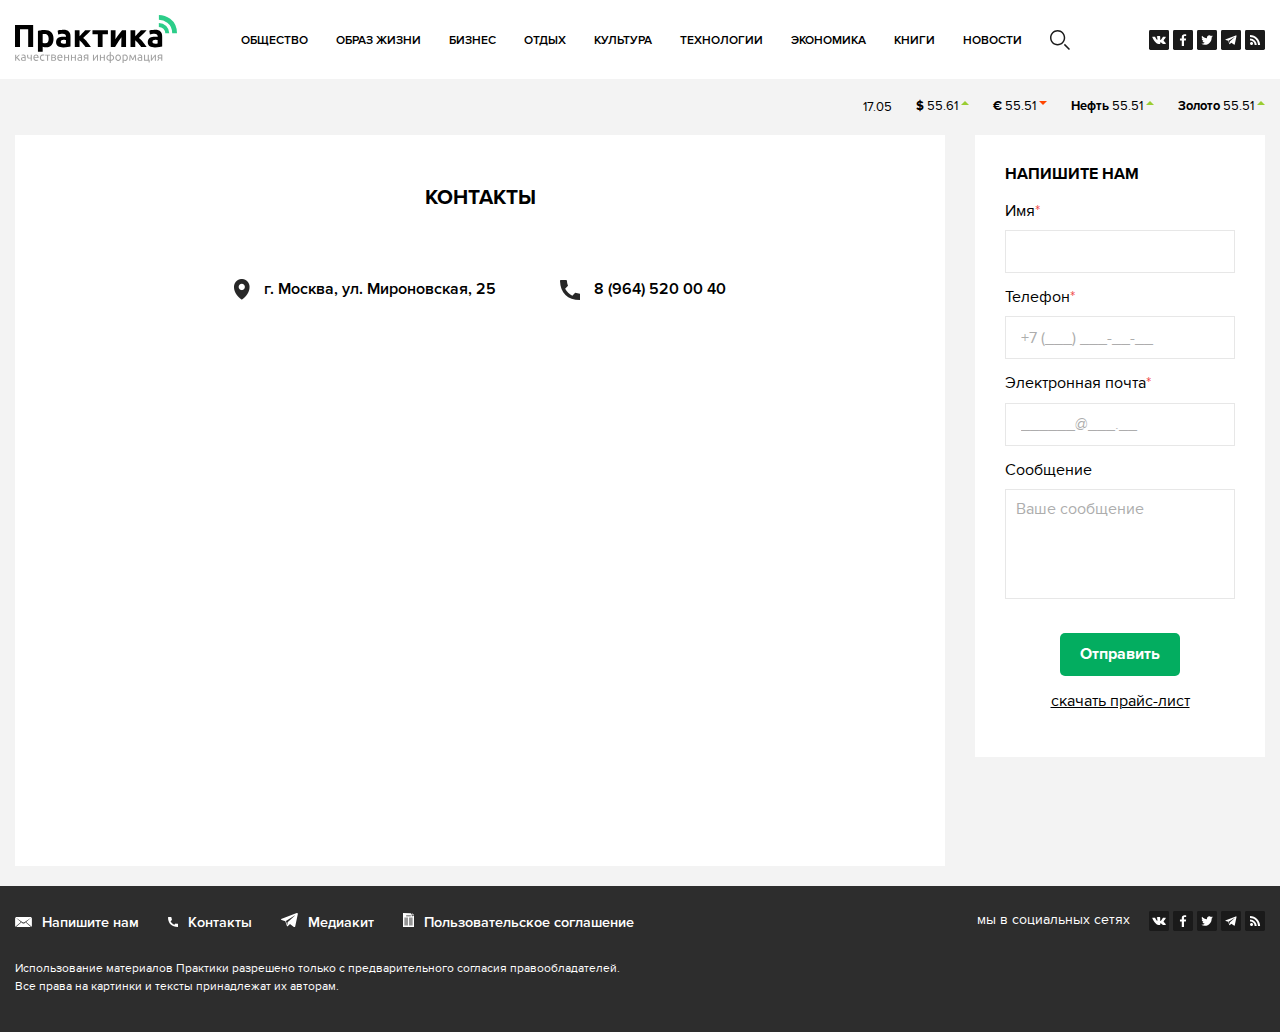
<file: contacts.html>
<!doctype html>
<!--[if IEMobile 7 ]> <html lang="ru" class="no-js iem7"> <![endif]-->
<!--[if lt IE 7 ]>    <html lang="ru" class="no-js ie6 oldie"> <![endif]-->
<!--[if IE 7 ]>       <html lang="ru" class="no-js ie7 oldie"> <![endif]-->
<!--[if IE 8 ]><html lang="ru" class="no-js ie8 oldie"> <![endif]-->
<!--[if (gte IE 9)|(gt IEMobile 7)|!(IEMobile)|!(IE)]><!--><html lang="ru" class="no-js"><!--<![endif]-->
<head>
    <meta http-equiv="CONTENT-TYPE" charset="utf-8">
    <meta http-equiv="X-UA-Compatible" content="IE=edge" />
    <meta name="viewport" content="width=device-width, initial-scale=1.0">

    <!-- Normalize.css -->
    <style>html{font-family:sans-serif;line-height:1.15;-ms-text-size-adjust:100%;-webkit-text-size-adjust:100%;}body{margin:0;}article,aside,details,figcaption,figure,footer,header,main,menu,nav,section,summary{display:block;}audio,canvas,progress,video{display:inline-block;}audio:not([controls]){display:none;height:0;}progress{vertical-align:baseline;}template,[hidden]{display:none;}a{background-color:transparent;-webkit-text-decoration-skip:objects;}a:active,a:hover{outline-width:0;}abbr[title]{border-bottom:none;text-decoration:underline dotted;}b,strong{font-weight:bolder;}dfn{font-style:italic;}h1{font-size:2em;margin:.67em 0;}mark{background-color:#ff0;color:#000;}small{font-size:80%;}sub,sup{font-size:75%;line-height:0;position:relative;vertical-align:baseline;}sub{bottom:-.25em;}sup{top:-.5em;}img{border-style:none;}svg:not(:root){overflow:hidden;}code,kbd,pre,samp{font-family:monospace, monospace;font-size:1em;}figure{margin:1em 40px;}hr{box-sizing:content-box;height:0;overflow:visible;}button,input,optgroup,select,textarea{font:inherit;margin:0;}optgroup{font-weight:700;}button,input{overflow:visible;}button,select{text-transform:none;}button,html [type=button],[type=reset],[type=submit]{-webkit-appearance:button;}button::-moz-focus-inner,[type=button]::-moz-focus-inner,[type=reset]::-moz-focus-inner,[type=submit]::-moz-focus-inner{border-style:none;padding:0;}button:-moz-focusring,[type=button]:-moz-focusring,[type=reset]:-moz-focusring,[type=submit]:-moz-focusring{outline:1px dotted ButtonText;}fieldset{border:1px solid silver;margin:0 2px;padding:.35em .625em .75em;}legend{box-sizing:border-box;color:inherit;display:table;max-width:100%;white-space:normal;padding:0;}textarea{overflow:auto;}[type=checkbox],[type=radio]{box-sizing:border-box;padding:0;}[type=number]::-webkit-inner-spin-button,[type=number]::-webkit-outer-spin-button{height:auto;}[type=search]{-webkit-appearance:textfield;outline-offset:-2px;}[type=search]::-webkit-search-cancel-button,[type=search]::-webkit-search-decoration{-webkit-appearance:none;}::-webkit-input-placeholder{color:inherit;opacity:0.54;}::-webkit-file-upload-button{-webkit-appearance:button;font:inherit;}</style>
    <!-- Bootstrap Grid Only -->
    <style>@-ms-viewport{width:device-width}.visible-lg,.visible-md,.visible-mxs,.visible-sm,.visible-xs{display:none!important}.visible-lg-block,.visible-lg-inline,.visible-lg-inline-block,.visible-md-block,.visible-md-inline,.visible-md-inline-block,.visible-sm-block,.visible-sm-inline,.visible-sm-inline-block,.visible-xs-block,.visible-xs-inline,.visible-xs-inline-block{display:none!important}@media (max-width:570px){.visible-mxs{display:block!important}}@media (max-width:767px){.visible-xs{display:block!important}table.visible-xs{display:table}tr.visible-xs{display:table-row!important}td.visible-xs,th.visible-xs{display:table-cell!important}}@media (max-width:767px){.visible-xs-block{display:block!important}}@media (max-width:767px){.visible-xs-inline{display:inline!important}}@media (max-width:767px){.visible-xs-inline-block{display:inline-block!important}}@media (min-width:768px) and (max-width:991px){.visible-sm{display:block!important}table.visible-sm{display:table}tr.visible-sm{display:table-row!important}td.visible-sm,th.visible-sm{display:table-cell!important}}@media (min-width:768px) and (max-width:991px){.visible-sm-block{display:block!important}}@media (min-width:768px) and (max-width:991px){.visible-sm-inline{display:inline!important}}@media (min-width:768px) and (max-width:991px){.visible-sm-inline-block{display:inline-block!important}}@media (min-width:992px) and (max-width:1199px){.visible-md{display:block!important}table.visible-md{display:table}tr.visible-md{display:table-row!important}td.visible-md,th.visible-md{display:table-cell!important}}@media (min-width:992px) and (max-width:1199px){.visible-md-block{display:block!important}}@media (min-width:992px) and (max-width:1199px){.visible-md-inline{display:inline!important}}@media (min-width:992px) and (max-width:1199px){.visible-md-inline-block{display:inline-block!important}}@media (min-width:1200px){.visible-lg{display:block!important}table.visible-lg{display:table}tr.visible-lg{display:table-row!important}td.visible-lg,th.visible-lg{display:table-cell!important}}@media (min-width:1200px){.visible-lg-block{display:block!important}}@media (min-width:1200px){.visible-lg-inline{display:inline!important}}@media (min-width:1200px){.visible-lg-inline-block{display:inline-block!important}}@media (max-width:767px){.hidden-xs{display:none!important}}@media (max-width:570px){.hidden-mxs{display:none!important}}@media (min-width:768px) and (max-width:991px){.hidden-sm{display:none!important}}@media (min-width:992px) and (max-width:1199px){.hidden-md{display:none!important}}@media (min-width:1200px){.hidden-lg{display:none!important}}.visible-print{display:none!important}@media print{.visible-print{display:block!important}table.visible-print{display:table}tr.visible-print{display:table-row!important}td.visible-print,th.visible-print{display:table-cell!important}}.visible-print-block{display:none!important}@media print{.visible-print-block{display:block!important}}.visible-print-inline{display:none!important}@media print{.visible-print-inline{display:inline!important}}.visible-print-inline-block{display:none!important}@media print{.visible-print-inline-block{display:inline-block!important}}@media print{.hidden-print{display:none!important}}.container{margin-right:auto;margin-left:auto;padding-left:15px;padding-right:15px}@media (min-width:768px){.container{width:750px}}@media (min-width:992px){.container{width:970px}} @media (min-width:1240px){.container{width:1200px}}  @media(max-width: 570px) {.visible-mxs {display: block !important;}}.container-fluid{margin-right:auto;margin-left:auto;padding-left:15px;padding-right:15px}.row{margin-left:-15px;margin-right:-15px}.col,.col-lg-1,.col-lg-10,.col-lg-11,.col-lg-12,.col-lg-2,.col-lg-3,.col-lg-4,.col-lg-5,.col-lg-6,.col-lg-7,.col-lg-8,.col-lg-9,.col-md-1,.col-md-10,.col-md-11,.col-md-12,.col-md-2,.col-md-3,.col-md-4,.col-md-5,.col-md-6,.col-md-7,.col-md-8,.col-md-9,.col-mxs-1,.col-mxs-10,.col-mxs-11,.col-mxs-12,.col-mxs-2,.col-mxs-3,.col-mxs-4,.col-mxs-5,.col-mxs-6,.col-mxs-7,.col-mxs-8,.col-mxs-9,.col-sm-1,.col-sm-10,.col-sm-11,.col-sm-12,.col-sm-2,.col-sm-3,.col-sm-4,.col-sm-5,.col-sm-6,.col-sm-7,.col-sm-8,.col-sm-9,.col-xs-1,.col-xs-10,.col-xs-11,.col-xs-12,.col-xs-2,.col-xs-3,.col-xs-4,.col-xs-5,.col-xs-6,.col-xs-7,.col-xs-8,.col-xs-9{position:relative;min-height:1px;padding-left:15px;padding-right:15px}.col,.col-mxs-1,.col-mxs-10,.col-mxs-11,.col-mxs-12,.col-mxs-2,.col-mxs-3,.col-mxs-4,.col-mxs-5,.col-mxs-6,.col-mxs-7,.col-mxs-8,.col-mxs-9,.col-xs-1,.col-xs-10,.col-xs-11,.col-xs-12,.col-xs-2,.col-xs-3,.col-xs-4,.col-xs-5,.col-xs-6,.col-xs-7,.col-xs-8,.col-xs-9{float:left}.col-xs-12{width:100%}.col-xs-11{width:91.66666667%}.col-xs-10{width:83.33333333%}.col-xs-9{width:75%}.col-xs-8{width:66.66666667%}.col-xs-7{width:58.33333333%}.col-xs-6{width:50%}.col-xs-5{width:41.66666667%}.col-xs-4{width:33.33333333%}.col-xs-3{width:25%}.col-xs-2{width:16.66666667%}.col-xs-1{width:8.33333333%}.col-xs-pull-12{right:100%}.col-xs-pull-11{right:91.66666667%}.col-xs-pull-10{right:83.33333333%}.col-xs-pull-9{right:75%}.col-xs-pull-8{right:66.66666667%}.col-xs-pull-7{right:58.33333333%}.col-xs-pull-6{right:50%}.col-xs-pull-5{right:41.66666667%}.col-xs-pull-4{right:33.33333333%}.col-xs-pull-3{right:25%}.col-xs-pull-2{right:16.66666667%}.col-xs-pull-1{right:8.33333333%}.col-xs-pull-0{right:auto}.col-xs-push-12{left:100%}.col-xs-push-11{left:91.66666667%}.col-xs-push-10{left:83.33333333%}.col-xs-push-9{left:75%}.col-xs-push-8{left:66.66666667%}.col-xs-push-7{left:58.33333333%}.col-xs-push-6{left:50%}.col-xs-push-5{left:41.66666667%}.col-xs-push-4{left:33.33333333%}.col-xs-push-3{left:25%}.col-xs-push-2{left:16.66666667%}.col-xs-push-1{left:8.33333333%}.col-xs-push-0{left:auto}.col-xs-offset-12{margin-left:100%}.col-xs-offset-11{margin-left:91.66666667%}.col-xs-offset-10{margin-left:83.33333333%}.col-xs-offset-9{margin-left:75%}.col-xs-offset-8{margin-left:66.66666667%}.col-xs-offset-7{margin-left:58.33333333%}.col-xs-offset-6{margin-left:50%}.col-xs-offset-5{margin-left:41.66666667%}.col-xs-offset-4{margin-left:33.33333333%}.col-xs-offset-3{margin-left:25%}.col-xs-offset-2{margin-left:16.66666667%}.col-xs-offset-1{margin-left:8.33333333%}.col-xs-offset-0{margin-left:0}@media (max-width:570px){.col-mxs-12{width:100%;float:none}}@media (min-width:768px){.col,.col-sm-1,.col-sm-10,.col-sm-11,.col-sm-12,.col-sm-2,.col-sm-3,.col-sm-4,.col-sm-5,.col-sm-6,.col-sm-7,.col-sm-8,.col-sm-9{float:left}.col-sm-12{width:100%}.col-sm-11{width:91.66666667%}.col-sm-10{width:83.33333333%}.col-sm-9{width:75%}.col-sm-8{width:66.66666667%}.col-sm-7{width:58.33333333%}.col-sm-6{width:50%}.col-sm-5{width:41.66666667%}.col-sm-4{width:33.33333333%}.col-sm-3{width:25%}.col-sm-2{width:16.66666667%}.col-sm-1{width:8.33333333%}.col-sm-pull-12{right:100%}.col-sm-pull-11{right:91.66666667%}.col-sm-pull-10{right:83.33333333%}.col-sm-pull-9{right:75%}.col-sm-pull-8{right:66.66666667%}.col-sm-pull-7{right:58.33333333%}.col-sm-pull-6{right:50%}.col-sm-pull-5{right:41.66666667%}.col-sm-pull-4{right:33.33333333%}.col-sm-pull-3{right:25%}.col-sm-pull-2{right:16.66666667%}.col-sm-pull-1{right:8.33333333%}.col-sm-pull-0{right:auto}.col-sm-push-12{left:100%}.col-sm-push-11{left:91.66666667%}.col-sm-push-10{left:83.33333333%}.col-sm-push-9{left:75%}.col-sm-push-8{left:66.66666667%}.col-sm-push-7{left:58.33333333%}.col-sm-push-6{left:50%}.col-sm-push-5{left:41.66666667%}.col-sm-push-4{left:33.33333333%}.col-sm-push-3{left:25%}.col-sm-push-2{left:16.66666667%}.col-sm-push-1{left:8.33333333%}.col-sm-push-0{left:auto}.col-sm-offset-12{margin-left:100%}.col-sm-offset-11{margin-left:91.66666667%}.col-sm-offset-10{margin-left:83.33333333%}.col-sm-offset-9{margin-left:75%}.col-sm-offset-8{margin-left:66.66666667%}.col-sm-offset-7{margin-left:58.33333333%}.col-sm-offset-6{margin-left:50%}.col-sm-offset-5{margin-left:41.66666667%}.col-sm-offset-4{margin-left:33.33333333%}.col-sm-offset-3{margin-left:25%}.col-sm-offset-2{margin-left:16.66666667%}.col-sm-offset-1{margin-left:8.33333333%}.col-sm-offset-0{margin-left:0}}@media (min-width:992px){.col,.col-md-1,.col-md-10,.col-md-11,.col-md-12,.col-md-2,.col-md-3,.col-md-4,.col-md-5,.col-md-6,.col-md-7,.col-md-8,.col-md-9{float:left}.col-md-12{width:100%}.col-md-11{width:91.66666667%}.col-md-10{width:83.33333333%}.col-md-9{width:75%}.col-md-8{width:66.66666667%}.col-md-7{width:58.33333333%}.col-md-6{width:50%}.col-md-5{width:41.66666667%}.col-md-4{width:33.33333333%}.col-md-3{width:25%}.col-md-2{width:16.66666667%}.col-md-1{width:8.33333333%}.col-md-pull-12{right:100%}.col-md-pull-11{right:91.66666667%}.col-md-pull-10{right:83.33333333%}.col-md-pull-9{right:75%}.col-md-pull-8{right:66.66666667%}.col-md-pull-7{right:58.33333333%}.col-md-pull-6{right:50%}.col-md-pull-5{right:41.66666667%}.col-md-pull-4{right:33.33333333%}.col-md-pull-3{right:25%}.col-md-pull-2{right:16.66666667%}.col-md-pull-1{right:8.33333333%}.col-md-pull-0{right:auto}.col-md-push-12{left:100%}.col-md-push-11{left:91.66666667%}.col-md-push-10{left:83.33333333%}.col-md-push-9{left:75%}.col-md-push-8{left:66.66666667%}.col-md-push-7{left:58.33333333%}.col-md-push-6{left:50%}.col-md-push-5{left:41.66666667%}.col-md-push-4{left:33.33333333%}.col-md-push-3{left:25%}.col-md-push-2{left:16.66666667%}.col-md-push-1{left:8.33333333%}.col-md-push-0{left:auto}.col-md-offset-12{margin-left:100%}.col-md-offset-11{margin-left:91.66666667%}.col-md-offset-10{margin-left:83.33333333%}.col-md-offset-9{margin-left:75%}.col-md-offset-8{margin-left:66.66666667%}.col-md-offset-7{margin-left:58.33333333%}.col-md-offset-6{margin-left:50%}.col-md-offset-5{margin-left:41.66666667%}.col-md-offset-4{margin-left:33.33333333%}.col-md-offset-3{margin-left:25%}.col-md-offset-2{margin-left:16.66666667%}.col-md-offset-1{margin-left:8.33333333%}.col-md-offset-0{margin-left:0}}@media (min-width:1200px){.col,.col-lg-1,.col-lg-10,.col-lg-11,.col-lg-12,.col-lg-2,.col-lg-3,.col-lg-4,.col-lg-5,.col-lg-6,.col-lg-7,.col-lg-8,.col-lg-9{float:left}.col-lg-12{width:100%}.col-lg-11{width:91.66666667%}.col-lg-10{width:83.33333333%}.col-lg-9{width:75%}.col-lg-8{width:66.66666667%}.col-lg-7{width:58.33333333%}.col-lg-6{width:50%}.col-lg-5{width:41.66666667%}.col-lg-4{width:33.33333333%}.col-lg-3{width:25%}.col-lg-2{width:16.66666667%}.col-lg-1{width:8.33333333%}.col-lg-pull-12{right:100%}.col-lg-pull-11{right:91.66666667%}.col-lg-pull-10{right:83.33333333%}.col-lg-pull-9{right:75%}.col-lg-pull-8{right:66.66666667%}.col-lg-pull-7{right:58.33333333%}.col-lg-pull-6{right:50%}.col-lg-pull-5{right:41.66666667%}.col-lg-pull-4{right:33.33333333%}.col-lg-pull-3{right:25%}.col-lg-pull-2{right:16.66666667%}.col-lg-pull-1{right:8.33333333%}.col-lg-pull-0{right:auto}.col-lg-push-12{left:100%}.col-lg-push-11{left:91.66666667%}.col-lg-push-10{left:83.33333333%}.col-lg-push-9{left:75%}.col-lg-push-8{left:66.66666667%}.col-lg-push-7{left:58.33333333%}.col-lg-push-6{left:50%}.col-lg-push-5{left:41.66666667%}.col-lg-push-4{left:33.33333333%}.col-lg-push-3{left:25%}.col-lg-push-2{left:16.66666667%}.col-lg-push-1{left:8.33333333%}.col-lg-push-0{left:auto}.col-lg-offset-12{margin-left:100%}.col-lg-offset-11{margin-left:91.66666667%}.col-lg-offset-10{margin-left:83.33333333%}.col-lg-offset-9{margin-left:75%}.col-lg-offset-8{margin-left:66.66666667%}.col-lg-offset-7{margin-left:58.33333333%}.col-lg-offset-6{margin-left:50%}.col-lg-offset-5{margin-left:41.66666667%}.col-lg-offset-4{margin-left:33.33333333%}.col-lg-offset-3{margin-left:25%}.col-lg-offset-2{margin-left:16.66666667%}.col-lg-offset-1{margin-left:8.33333333%}.col-lg-offset-0{margin-left:0}}.col-lg-15,.col-md-15,.col-sm-15{position:relative;min-height:1px;padding-right:10px;padding-left:10px}.col-xs-15{width:20%;float:left}@media (min-width:768px){.col-sm-15{width:20%;float:left}}@media (min-width:992px){.col-md-15{width:20%;float:left}}@media (min-width:1200px){.col-lg-15{width:20%;float:left}}.clear{content:'';display:block;clear:both;overflow:hidden}.clearfix,.clearfix:after,.clearfix:before,.container-fluid:after,.container-fluid:before,.container:after,.container:before,.row:after,.row:before{content:" ";display:table}.clearfix:after,.container-fluid:after,.container:after,.row:after{clear:both}.center-block{display:block;margin-left:auto;margin-right:auto;float:none}.pull-right{float:right!important}.pull-left{float:left!important}*,:after,:before{-webkit-box-sizing:border-box;-moz-box-sizing:border-box;box-sizing:border-box}.text-left{text-align:left}.text-right{text-align:right}.text-center{text-align:center}.text-justify{text-align:justify}.text-nowrap{white-space:nowrap}.text-lowercase{text-transform:lowercase}.text-uppercase{text-transform:uppercase}.text-capitalize{text-transform:capitalize}.help-block{font-size:12px;display:block;margin-top:-5px;margin-bottom:15px;color:#737373}.img-responsive{display:block;max-width:100%;height:auto}.img-rounded{border-radius:6px}.img-thumbnail{padding:4px;line-height:1.42857143;background-color:#fff;border:1px solid #ddd;border-radius:4px;-webkit-transition:all .2s ease-in-out;-o-transition:all .2s ease-in-out;transition:all .2s ease-in-out;display:inline-block;max-width:100%;height:auto}.img-circle{border-radius:50%}.fixed-top{position:fixed;top:0;right:0;left:0;z-index:1030}</style>

    <title>Практика - Контакты</title>

    <link rel="stylesheet" href="css/style.css">

    <link rel="apple-touch-icon" sizes="180x180" href="img/favicon/apple-touch-icon.png">
    <link rel="icon" type="image/png" sizes="32x32" href="img/favicon/favicon-32x32.png">
    <link rel="icon" type="image/png" sizes="16x16" href="img/favicon/favicon-16x16.png">
    <link rel="manifest" href="img/favicon/manifest.json">

    <!--[if (lt IE 9) & (!IEMobile)]>
    <script src="js/html5shiv.min.js"></script>
    <![endif]-->
</head>

<body>

<!--[if lt IE 9]>
<div class="ie-error">Внимание! Вы используете неактуальную версию браузера. Для корректной работы сайта и удобства его использования рекомендуем Вам <a href="https://www.microsoft.com/ru-ru/download/internet-explorer-11-for-windows-7-details.aspx" target="_blank">обновить браузер</a>.</div>
<![endif]-->


<div id="outer-wrap">
    <div id="inner-wrap">
        <!-- HEADER :: start -->
        <header class="header">

            <div class="header__container">
                <div class="logo logo_header">
                    <a href="index.html" class="logo__img">Практика</a>
                </div>

                <div class="socials hidden-xs">
                    <div class="social-bar">
                        <div class="social-bar__item"><a href="#"><span class="icon icon-vk"></span></a></div>
                        <div class="social-bar__item"><a href="#"><span class="icon icon-fb"></span></a></div>
                        <div class="social-bar__item"><a href="#"><span class="icon icon-tw"></span></a></div>
                        <div class="social-bar__item"><a href="#"><span class="icon icon-tg"></span></a></div>
                        <div class="social-bar__item"><a href="#"><span class="icon icon-rss"></span></a></div>
                    </div>
                </div>

                <div class="header-center">
                    <div class="menu-bar">
                        <nav class="nav">
                            <nav class="navmenu" id="nav" role="navigation">
                                <div class="navmenu__block">
                                    <ul class="nav-ul">
                                        <li><a href="category.html">Общество</a></li>
                                        <li><a href="category.html">Образ жизни</a></li>
                                        <li><a href="category.html">Бизнес</a></li>
                                        <li><a href="category.html">Отдых</a></li>
                                        <li><a href="category.html">культура</a></li>
                                        <li><a href="category.html">Технологии</a></li>
                                        <li><a href="category.html">Экономика</a></li>
                                        <li><a href="category.html">Книги</a></li>
                                        <li><a href="category.html">Новости</a></li>
                                        <li class="hidden-xs"><span class="search-bar__button"><i class="icon icon-search"></i></span></li>
                                    </ul>
                                    <a class="nav__button_close" id="nav-close-btn" href="#close">Закрыть</a>
                                </div>
                            </nav>


                        </nav>
                        <div class="search-bar">
                            <div class="search-bar__button hidden-sm hidden-md hidden-lg visible-xs"><i class="icon icon-search"></i></div>
                        </div>
                        <div class="hamburger-menu visible-xs">
                            <div class="menu-trigger menu-open" id="nav-open-btn" data-menu="nav">
                                <div class="menu-trigger__line"></div>
                                <div class="menu-trigger__line"></div>
                                <div class="menu-trigger__line"></div>
                            </div>
                        </div>
                    </div>

                    <div class="search-suggest">
                        <form action="" class="search-form">
                            <input type="text" name="search" class="search-form__input" placeholder="Что ищем?">
                            <!-- Сделано для демонстрации верстки -->
                            <button type="button" class="search-form__button button">Найти</button>
                            <button type="button" class="search-form__close"></button>
                        </form>
                    </div>

                </div>
            </div>
        </header>
        <!-- HEADER :: end -->

        <!-- CURRENCY :: start -->
        <div class="currency-informer">
            <div class="container-fluid">
                <div class="currency">
                    <span class="currency__value">17.05</span>
                </div>
                <div class="currency">
                    <span class="currency__name">$</span>
                    <span class="currency__value">55.61</span>
                    <span class="currency__icon icon-up"></span>
                </div>

                <div class="currency">
                    <span class="currency__name">&euro;</span>
                    <span class="currency__value">55.51</span>
                    <span class="currency__icon icon-down"></span>
                </div>

                <div class="currency">
                    <span class="currency__name">Нефть</span>
                    <span class="currency__value">55.51</span>
                    <span class="currency__icon icon-up"></span>
                </div>

                <div class="currency">
                    <span class="currency__name">Золото</span>
                    <span class="currency__value">55.51</span>
                    <span class="currency__icon icon-up"></span>
                </div>
            </div>
        </div>
        <!-- CURRENCY :: end -->

        <div class="container-fluid">
            <div class="row">

                <!-- MAIN :: start-->
                <div class="col-md-8 col-lg-9 xs-no-pull sm-no-pull">

                    <!-- ARTICLE BODY :: start -->
                    <article class="article">
                        <div class="article__body">
                            <div class="simple-page">
                                <h1 class="simple-page__title">КОНТАКТЫ</h1>

                                <ul class="contacts">
                                    <li><span class="icon icon-map"></span> г. Москва, ул. Мироновская, 25</li>
                                    <li><span class="icon icon-phone-inverse icon-phone-big"></span> <a href="tel:8 (964) 520 00 40">8 (964) 520 00 40</a></li>
                                </ul>

                                <iframe src="https://www.google.com/maps/embed?pb=!1m18!1m12!1m3!1d2243.3181663442506!2d37.72975431527657!3d55.787712996767276!2m3!1f0!2f0!3f0!3m2!1i1024!2i768!4f13.1!3m3!1m2!1s0x46b53516c23e0675%3A0xb58bf91f26d26dd2!2z0JzQuNGA0L7QvdC-0LLRgdC60LDRjyDRg9C7LiwgMjUvMSwg0JzQvtGB0LrQstCwLCDQoNC-0YHRgdC40Y8sIDEwNTMxOA!5e0!3m2!1sru!2sby!4v1495646061542" width="100%" height="450" frameborder="0" style="border:0" allowfullscreen></iframe>
                            </div>

                        </div>
                    </article>
                    <!-- ARTICLE BODY :: end -->

                </div>
                <!-- MAIN :: end -->

                <!-- SIDEBAR :: start-->
                <div class="col-md-4 col-lg-3 xs-no-pull sm-no-pull">
                    <aside class="sidebar">
                        <h5>НАПИШИТЕ НАМ</h5>

                        <form action="" id="form-bid">
                            <div class="form-group">
                                <label for="name" class="form-field_label">Имя<span class="req">*</span></label>
                                <input type="text" name="name" id="name" class="input-field_text">
                            </div>

                            <div class="form-group">
                                <label for="phone" class="form-field_label">Телефон<span class="req">*</span></label>
                                <input type="tel" name="phone" id="phone" class="input-field_text" placeholder="+7 (___) ___-__-__">
                            </div>

                            <div class="form-group">
                                <label for="email" class="form-field_label">Электронная почта<span class="req">*</span></label>
                                <input type="email" name="email" id="email" class="input-field_text" placeholder="______@___.__">
                            </div>

                            <div class="form-group">
                                <label for="message" class="form-field_label">Сообщение</label>
                                <textarea name="message" id="message" class="input-field_textarea" placeholder="Ваше сообщение"></textarea>
                            </div>

                            <div class="form-group text-center m-t-lg">
                                <button type="submit" class="button">Отправить</button>
                                <p><a href="#">скачать прайс-лист</a></p>
                            </div>
                        </form>
                    </aside>
                </div>
                <!-- SIDEBAR :: end -->

            </div>
        </div>

    </div>
</div>


<!-- FOOTER :: start-->
<footer class="footer">
    <div class="container-fluid">
        <div class="footer__top">
            <div class="row">
                <div class="col-md-8">
                    <ul class="footer__menu menu">
                        <li><span class="icon icon-email"></span><a href="text-me.html">Напишите нам</a></li>
                        <li><span class="icon icon-phone"></span><a href="contacts.html">Контакты</a></li>
                        <li><span class="icon icon-plain"></span><a href="mediakit.html">Медиакит</a></li>
                        <li><span class="icon icon-doc"></span><a href="agreement.html">Пользовательское соглашение</a></li>
                    </ul>
                </div>
                <div class="col-md-4 text-md-right">
                    <span class="hidden-sm hidden-xs">мы в социальных сетях</span>
                    <div class="social-bar footer__social-bar hidden-md">
                        <div class="social-bar__item"><a href="#"><span class="icon icon-vk"></span></a></div>
                        <div class="social-bar__item"><a href="#"><span class="icon icon-fb"></span></a></div>
                        <div class="social-bar__item"><a href="#"><span class="icon icon-tw"></span></a></div>
                        <div class="social-bar__item"><a href="#"><span class="icon icon-tg"></span></a></div>
                        <div class="social-bar__item"><a href="#"><span class="icon icon-rss"></span></a></div>
                    </div>
                </div>
            </div>
        </div>
        <div class="footer__bottom">
            <div class="row">
                <div class="col-md-8">
                    <div class="p">Использование материалов Практики разрешено только с предварительного согласия правообладателей. <br>Все права на картинки и тексты принадлежат их авторам.</div>
                </div>

                <div class="col-md-4 visible-md">
                    <div class="social-bar footer__social-bar">
                        <div class="social-bar__item"><a href="#"><span class="icon icon-vk"></span></a></div>
                        <div class="social-bar__item"><a href="#"><span class="icon icon-fb"></span></a></div>
                        <div class="social-bar__item"><a href="#"><span class="icon icon-tw"></span></a></div>
                        <div class="social-bar__item"><a href="#"><span class="icon icon-tg"></span></a></div>
                        <div class="social-bar__item"><a href="#"><span class="icon icon-rss"></span></a></div>
                    </div>
                </div>
            </div>

        </div>
    </div>
</footer>
<!-- FOOTER :: end -->

<!-- BASE JS -->
<script src="js/jquery.min.js"></script>

<!-- USER JS-->
<script src="js/responsive-menu.js"></script>
<script src="js/slick.min.js"></script>
<script src="js/jquery.validate.min.js"></script>
<script src="js/jquery.inputmask.min.js"></script>
<script src="js/form.validation.init.js"></script>
<script src="js/scripts.js"></script>

</body>
</html>
</file>
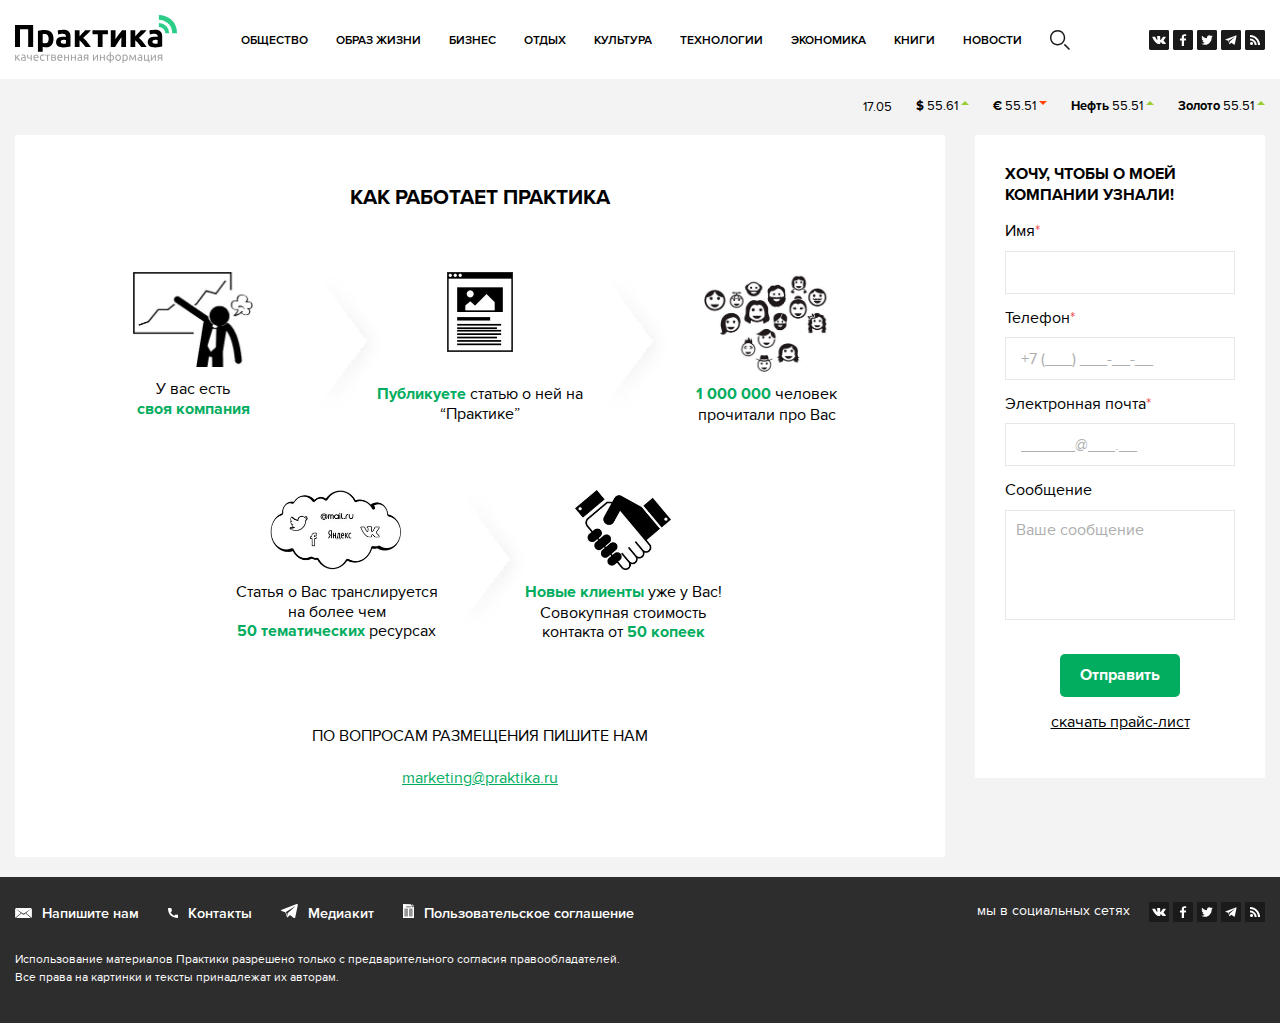
<file: mediakit.html>
<!doctype html>
<!--[if IEMobile 7 ]> <html lang="ru" class="no-js iem7"> <![endif]-->
<!--[if lt IE 7 ]>    <html lang="ru" class="no-js ie6 oldie"> <![endif]-->
<!--[if IE 7 ]>       <html lang="ru" class="no-js ie7 oldie"> <![endif]-->
<!--[if IE 8 ]><html lang="ru" class="no-js ie8 oldie"> <![endif]-->
<!--[if (gte IE 9)|(gt IEMobile 7)|!(IEMobile)|!(IE)]><!--><html lang="ru" class="no-js"><!--<![endif]-->
<head>
    <meta http-equiv="CONTENT-TYPE" charset="utf-8">
    <meta http-equiv="X-UA-Compatible" content="IE=edge" />
    <meta name="viewport" content="width=device-width, initial-scale=1.0">

    <!-- Normalize.css -->
    <style>html{font-family:sans-serif;line-height:1.15;-ms-text-size-adjust:100%;-webkit-text-size-adjust:100%;}body{margin:0;}article,aside,details,figcaption,figure,footer,header,main,menu,nav,section,summary{display:block;}audio,canvas,progress,video{display:inline-block;}audio:not([controls]){display:none;height:0;}progress{vertical-align:baseline;}template,[hidden]{display:none;}a{background-color:transparent;-webkit-text-decoration-skip:objects;}a:active,a:hover{outline-width:0;}abbr[title]{border-bottom:none;text-decoration:underline dotted;}b,strong{font-weight:bolder;}dfn{font-style:italic;}h1{font-size:2em;margin:.67em 0;}mark{background-color:#ff0;color:#000;}small{font-size:80%;}sub,sup{font-size:75%;line-height:0;position:relative;vertical-align:baseline;}sub{bottom:-.25em;}sup{top:-.5em;}img{border-style:none;}svg:not(:root){overflow:hidden;}code,kbd,pre,samp{font-family:monospace, monospace;font-size:1em;}figure{margin:1em 40px;}hr{box-sizing:content-box;height:0;overflow:visible;}button,input,optgroup,select,textarea{font:inherit;margin:0;}optgroup{font-weight:700;}button,input{overflow:visible;}button,select{text-transform:none;}button,html [type=button],[type=reset],[type=submit]{-webkit-appearance:button;}button::-moz-focus-inner,[type=button]::-moz-focus-inner,[type=reset]::-moz-focus-inner,[type=submit]::-moz-focus-inner{border-style:none;padding:0;}button:-moz-focusring,[type=button]:-moz-focusring,[type=reset]:-moz-focusring,[type=submit]:-moz-focusring{outline:1px dotted ButtonText;}fieldset{border:1px solid silver;margin:0 2px;padding:.35em .625em .75em;}legend{box-sizing:border-box;color:inherit;display:table;max-width:100%;white-space:normal;padding:0;}textarea{overflow:auto;}[type=checkbox],[type=radio]{box-sizing:border-box;padding:0;}[type=number]::-webkit-inner-spin-button,[type=number]::-webkit-outer-spin-button{height:auto;}[type=search]{-webkit-appearance:textfield;outline-offset:-2px;}[type=search]::-webkit-search-cancel-button,[type=search]::-webkit-search-decoration{-webkit-appearance:none;}::-webkit-input-placeholder{color:inherit;opacity:0.54;}::-webkit-file-upload-button{-webkit-appearance:button;font:inherit;}</style>
    <!-- Bootstrap Grid Only -->
    <style>@-ms-viewport{width:device-width}.visible-lg,.visible-md,.visible-mxs,.visible-sm,.visible-xs{display:none!important}.visible-lg-block,.visible-lg-inline,.visible-lg-inline-block,.visible-md-block,.visible-md-inline,.visible-md-inline-block,.visible-sm-block,.visible-sm-inline,.visible-sm-inline-block,.visible-xs-block,.visible-xs-inline,.visible-xs-inline-block{display:none!important}@media (max-width:570px){.visible-mxs{display:block!important}}@media (max-width:767px){.visible-xs{display:block!important}table.visible-xs{display:table}tr.visible-xs{display:table-row!important}td.visible-xs,th.visible-xs{display:table-cell!important}}@media (max-width:767px){.visible-xs-block{display:block!important}}@media (max-width:767px){.visible-xs-inline{display:inline!important}}@media (max-width:767px){.visible-xs-inline-block{display:inline-block!important}}@media (min-width:768px) and (max-width:991px){.visible-sm{display:block!important}table.visible-sm{display:table}tr.visible-sm{display:table-row!important}td.visible-sm,th.visible-sm{display:table-cell!important}}@media (min-width:768px) and (max-width:991px){.visible-sm-block{display:block!important}}@media (min-width:768px) and (max-width:991px){.visible-sm-inline{display:inline!important}}@media (min-width:768px) and (max-width:991px){.visible-sm-inline-block{display:inline-block!important}}@media (min-width:992px) and (max-width:1199px){.visible-md{display:block!important}table.visible-md{display:table}tr.visible-md{display:table-row!important}td.visible-md,th.visible-md{display:table-cell!important}}@media (min-width:992px) and (max-width:1199px){.visible-md-block{display:block!important}}@media (min-width:992px) and (max-width:1199px){.visible-md-inline{display:inline!important}}@media (min-width:992px) and (max-width:1199px){.visible-md-inline-block{display:inline-block!important}}@media (min-width:1200px){.visible-lg{display:block!important}table.visible-lg{display:table}tr.visible-lg{display:table-row!important}td.visible-lg,th.visible-lg{display:table-cell!important}}@media (min-width:1200px){.visible-lg-block{display:block!important}}@media (min-width:1200px){.visible-lg-inline{display:inline!important}}@media (min-width:1200px){.visible-lg-inline-block{display:inline-block!important}}@media (max-width:767px){.hidden-xs{display:none!important}}@media (max-width:570px){.hidden-mxs{display:none!important}}@media (min-width:768px) and (max-width:991px){.hidden-sm{display:none!important}}@media (min-width:992px) and (max-width:1199px){.hidden-md{display:none!important}}@media (min-width:1200px){.hidden-lg{display:none!important}}.visible-print{display:none!important}@media print{.visible-print{display:block!important}table.visible-print{display:table}tr.visible-print{display:table-row!important}td.visible-print,th.visible-print{display:table-cell!important}}.visible-print-block{display:none!important}@media print{.visible-print-block{display:block!important}}.visible-print-inline{display:none!important}@media print{.visible-print-inline{display:inline!important}}.visible-print-inline-block{display:none!important}@media print{.visible-print-inline-block{display:inline-block!important}}@media print{.hidden-print{display:none!important}}.container{margin-right:auto;margin-left:auto;padding-left:15px;padding-right:15px}@media (min-width:768px){.container{width:750px}}@media (min-width:992px){.container{width:970px}} @media (min-width:1240px){.container{width:1200px}}  @media(max-width: 570px) {.visible-mxs {display: block !important;}}.container-fluid{margin-right:auto;margin-left:auto;padding-left:15px;padding-right:15px}.row{margin-left:-15px;margin-right:-15px}.col,.col-lg-1,.col-lg-10,.col-lg-11,.col-lg-12,.col-lg-2,.col-lg-3,.col-lg-4,.col-lg-5,.col-lg-6,.col-lg-7,.col-lg-8,.col-lg-9,.col-md-1,.col-md-10,.col-md-11,.col-md-12,.col-md-2,.col-md-3,.col-md-4,.col-md-5,.col-md-6,.col-md-7,.col-md-8,.col-md-9,.col-mxs-1,.col-mxs-10,.col-mxs-11,.col-mxs-12,.col-mxs-2,.col-mxs-3,.col-mxs-4,.col-mxs-5,.col-mxs-6,.col-mxs-7,.col-mxs-8,.col-mxs-9,.col-sm-1,.col-sm-10,.col-sm-11,.col-sm-12,.col-sm-2,.col-sm-3,.col-sm-4,.col-sm-5,.col-sm-6,.col-sm-7,.col-sm-8,.col-sm-9,.col-xs-1,.col-xs-10,.col-xs-11,.col-xs-12,.col-xs-2,.col-xs-3,.col-xs-4,.col-xs-5,.col-xs-6,.col-xs-7,.col-xs-8,.col-xs-9{position:relative;min-height:1px;padding-left:15px;padding-right:15px}.col,.col-mxs-1,.col-mxs-10,.col-mxs-11,.col-mxs-12,.col-mxs-2,.col-mxs-3,.col-mxs-4,.col-mxs-5,.col-mxs-6,.col-mxs-7,.col-mxs-8,.col-mxs-9,.col-xs-1,.col-xs-10,.col-xs-11,.col-xs-12,.col-xs-2,.col-xs-3,.col-xs-4,.col-xs-5,.col-xs-6,.col-xs-7,.col-xs-8,.col-xs-9{float:left}.col-xs-12{width:100%}.col-xs-11{width:91.66666667%}.col-xs-10{width:83.33333333%}.col-xs-9{width:75%}.col-xs-8{width:66.66666667%}.col-xs-7{width:58.33333333%}.col-xs-6{width:50%}.col-xs-5{width:41.66666667%}.col-xs-4{width:33.33333333%}.col-xs-3{width:25%}.col-xs-2{width:16.66666667%}.col-xs-1{width:8.33333333%}.col-xs-pull-12{right:100%}.col-xs-pull-11{right:91.66666667%}.col-xs-pull-10{right:83.33333333%}.col-xs-pull-9{right:75%}.col-xs-pull-8{right:66.66666667%}.col-xs-pull-7{right:58.33333333%}.col-xs-pull-6{right:50%}.col-xs-pull-5{right:41.66666667%}.col-xs-pull-4{right:33.33333333%}.col-xs-pull-3{right:25%}.col-xs-pull-2{right:16.66666667%}.col-xs-pull-1{right:8.33333333%}.col-xs-pull-0{right:auto}.col-xs-push-12{left:100%}.col-xs-push-11{left:91.66666667%}.col-xs-push-10{left:83.33333333%}.col-xs-push-9{left:75%}.col-xs-push-8{left:66.66666667%}.col-xs-push-7{left:58.33333333%}.col-xs-push-6{left:50%}.col-xs-push-5{left:41.66666667%}.col-xs-push-4{left:33.33333333%}.col-xs-push-3{left:25%}.col-xs-push-2{left:16.66666667%}.col-xs-push-1{left:8.33333333%}.col-xs-push-0{left:auto}.col-xs-offset-12{margin-left:100%}.col-xs-offset-11{margin-left:91.66666667%}.col-xs-offset-10{margin-left:83.33333333%}.col-xs-offset-9{margin-left:75%}.col-xs-offset-8{margin-left:66.66666667%}.col-xs-offset-7{margin-left:58.33333333%}.col-xs-offset-6{margin-left:50%}.col-xs-offset-5{margin-left:41.66666667%}.col-xs-offset-4{margin-left:33.33333333%}.col-xs-offset-3{margin-left:25%}.col-xs-offset-2{margin-left:16.66666667%}.col-xs-offset-1{margin-left:8.33333333%}.col-xs-offset-0{margin-left:0}@media (max-width:570px){.col-mxs-12{width:100%;float:none}}@media (min-width:768px){.col,.col-sm-1,.col-sm-10,.col-sm-11,.col-sm-12,.col-sm-2,.col-sm-3,.col-sm-4,.col-sm-5,.col-sm-6,.col-sm-7,.col-sm-8,.col-sm-9{float:left}.col-sm-12{width:100%}.col-sm-11{width:91.66666667%}.col-sm-10{width:83.33333333%}.col-sm-9{width:75%}.col-sm-8{width:66.66666667%}.col-sm-7{width:58.33333333%}.col-sm-6{width:50%}.col-sm-5{width:41.66666667%}.col-sm-4{width:33.33333333%}.col-sm-3{width:25%}.col-sm-2{width:16.66666667%}.col-sm-1{width:8.33333333%}.col-sm-pull-12{right:100%}.col-sm-pull-11{right:91.66666667%}.col-sm-pull-10{right:83.33333333%}.col-sm-pull-9{right:75%}.col-sm-pull-8{right:66.66666667%}.col-sm-pull-7{right:58.33333333%}.col-sm-pull-6{right:50%}.col-sm-pull-5{right:41.66666667%}.col-sm-pull-4{right:33.33333333%}.col-sm-pull-3{right:25%}.col-sm-pull-2{right:16.66666667%}.col-sm-pull-1{right:8.33333333%}.col-sm-pull-0{right:auto}.col-sm-push-12{left:100%}.col-sm-push-11{left:91.66666667%}.col-sm-push-10{left:83.33333333%}.col-sm-push-9{left:75%}.col-sm-push-8{left:66.66666667%}.col-sm-push-7{left:58.33333333%}.col-sm-push-6{left:50%}.col-sm-push-5{left:41.66666667%}.col-sm-push-4{left:33.33333333%}.col-sm-push-3{left:25%}.col-sm-push-2{left:16.66666667%}.col-sm-push-1{left:8.33333333%}.col-sm-push-0{left:auto}.col-sm-offset-12{margin-left:100%}.col-sm-offset-11{margin-left:91.66666667%}.col-sm-offset-10{margin-left:83.33333333%}.col-sm-offset-9{margin-left:75%}.col-sm-offset-8{margin-left:66.66666667%}.col-sm-offset-7{margin-left:58.33333333%}.col-sm-offset-6{margin-left:50%}.col-sm-offset-5{margin-left:41.66666667%}.col-sm-offset-4{margin-left:33.33333333%}.col-sm-offset-3{margin-left:25%}.col-sm-offset-2{margin-left:16.66666667%}.col-sm-offset-1{margin-left:8.33333333%}.col-sm-offset-0{margin-left:0}}@media (min-width:992px){.col,.col-md-1,.col-md-10,.col-md-11,.col-md-12,.col-md-2,.col-md-3,.col-md-4,.col-md-5,.col-md-6,.col-md-7,.col-md-8,.col-md-9{float:left}.col-md-12{width:100%}.col-md-11{width:91.66666667%}.col-md-10{width:83.33333333%}.col-md-9{width:75%}.col-md-8{width:66.66666667%}.col-md-7{width:58.33333333%}.col-md-6{width:50%}.col-md-5{width:41.66666667%}.col-md-4{width:33.33333333%}.col-md-3{width:25%}.col-md-2{width:16.66666667%}.col-md-1{width:8.33333333%}.col-md-pull-12{right:100%}.col-md-pull-11{right:91.66666667%}.col-md-pull-10{right:83.33333333%}.col-md-pull-9{right:75%}.col-md-pull-8{right:66.66666667%}.col-md-pull-7{right:58.33333333%}.col-md-pull-6{right:50%}.col-md-pull-5{right:41.66666667%}.col-md-pull-4{right:33.33333333%}.col-md-pull-3{right:25%}.col-md-pull-2{right:16.66666667%}.col-md-pull-1{right:8.33333333%}.col-md-pull-0{right:auto}.col-md-push-12{left:100%}.col-md-push-11{left:91.66666667%}.col-md-push-10{left:83.33333333%}.col-md-push-9{left:75%}.col-md-push-8{left:66.66666667%}.col-md-push-7{left:58.33333333%}.col-md-push-6{left:50%}.col-md-push-5{left:41.66666667%}.col-md-push-4{left:33.33333333%}.col-md-push-3{left:25%}.col-md-push-2{left:16.66666667%}.col-md-push-1{left:8.33333333%}.col-md-push-0{left:auto}.col-md-offset-12{margin-left:100%}.col-md-offset-11{margin-left:91.66666667%}.col-md-offset-10{margin-left:83.33333333%}.col-md-offset-9{margin-left:75%}.col-md-offset-8{margin-left:66.66666667%}.col-md-offset-7{margin-left:58.33333333%}.col-md-offset-6{margin-left:50%}.col-md-offset-5{margin-left:41.66666667%}.col-md-offset-4{margin-left:33.33333333%}.col-md-offset-3{margin-left:25%}.col-md-offset-2{margin-left:16.66666667%}.col-md-offset-1{margin-left:8.33333333%}.col-md-offset-0{margin-left:0}}@media (min-width:1200px){.col,.col-lg-1,.col-lg-10,.col-lg-11,.col-lg-12,.col-lg-2,.col-lg-3,.col-lg-4,.col-lg-5,.col-lg-6,.col-lg-7,.col-lg-8,.col-lg-9{float:left}.col-lg-12{width:100%}.col-lg-11{width:91.66666667%}.col-lg-10{width:83.33333333%}.col-lg-9{width:75%}.col-lg-8{width:66.66666667%}.col-lg-7{width:58.33333333%}.col-lg-6{width:50%}.col-lg-5{width:41.66666667%}.col-lg-4{width:33.33333333%}.col-lg-3{width:25%}.col-lg-2{width:16.66666667%}.col-lg-1{width:8.33333333%}.col-lg-pull-12{right:100%}.col-lg-pull-11{right:91.66666667%}.col-lg-pull-10{right:83.33333333%}.col-lg-pull-9{right:75%}.col-lg-pull-8{right:66.66666667%}.col-lg-pull-7{right:58.33333333%}.col-lg-pull-6{right:50%}.col-lg-pull-5{right:41.66666667%}.col-lg-pull-4{right:33.33333333%}.col-lg-pull-3{right:25%}.col-lg-pull-2{right:16.66666667%}.col-lg-pull-1{right:8.33333333%}.col-lg-pull-0{right:auto}.col-lg-push-12{left:100%}.col-lg-push-11{left:91.66666667%}.col-lg-push-10{left:83.33333333%}.col-lg-push-9{left:75%}.col-lg-push-8{left:66.66666667%}.col-lg-push-7{left:58.33333333%}.col-lg-push-6{left:50%}.col-lg-push-5{left:41.66666667%}.col-lg-push-4{left:33.33333333%}.col-lg-push-3{left:25%}.col-lg-push-2{left:16.66666667%}.col-lg-push-1{left:8.33333333%}.col-lg-push-0{left:auto}.col-lg-offset-12{margin-left:100%}.col-lg-offset-11{margin-left:91.66666667%}.col-lg-offset-10{margin-left:83.33333333%}.col-lg-offset-9{margin-left:75%}.col-lg-offset-8{margin-left:66.66666667%}.col-lg-offset-7{margin-left:58.33333333%}.col-lg-offset-6{margin-left:50%}.col-lg-offset-5{margin-left:41.66666667%}.col-lg-offset-4{margin-left:33.33333333%}.col-lg-offset-3{margin-left:25%}.col-lg-offset-2{margin-left:16.66666667%}.col-lg-offset-1{margin-left:8.33333333%}.col-lg-offset-0{margin-left:0}}.col-lg-15,.col-md-15,.col-sm-15{position:relative;min-height:1px;padding-right:10px;padding-left:10px}.col-xs-15{width:20%;float:left}@media (min-width:768px){.col-sm-15{width:20%;float:left}}@media (min-width:992px){.col-md-15{width:20%;float:left}}@media (min-width:1200px){.col-lg-15{width:20%;float:left}}.clear{content:'';display:block;clear:both;overflow:hidden}.clearfix,.clearfix:after,.clearfix:before,.container-fluid:after,.container-fluid:before,.container:after,.container:before,.row:after,.row:before{content:" ";display:table}.clearfix:after,.container-fluid:after,.container:after,.row:after{clear:both}.center-block{display:block;margin-left:auto;margin-right:auto;float:none}.pull-right{float:right!important}.pull-left{float:left!important}*,:after,:before{-webkit-box-sizing:border-box;-moz-box-sizing:border-box;box-sizing:border-box}.text-left{text-align:left}.text-right{text-align:right}.text-center{text-align:center}.text-justify{text-align:justify}.text-nowrap{white-space:nowrap}.text-lowercase{text-transform:lowercase}.text-uppercase{text-transform:uppercase}.text-capitalize{text-transform:capitalize}.help-block{font-size:12px;display:block;margin-top:-5px;margin-bottom:15px;color:#737373}.img-responsive{display:block;max-width:100%;height:auto}.img-rounded{border-radius:6px}.img-thumbnail{padding:4px;line-height:1.42857143;background-color:#fff;border:1px solid #ddd;border-radius:4px;-webkit-transition:all .2s ease-in-out;-o-transition:all .2s ease-in-out;transition:all .2s ease-in-out;display:inline-block;max-width:100%;height:auto}.img-circle{border-radius:50%}.fixed-top{position:fixed;top:0;right:0;left:0;z-index:1030}</style>

    <title>Практика - Как работает Практика</title>

    <link rel="stylesheet" href="css/style.css">

    <link rel="apple-touch-icon" sizes="180x180" href="img/favicon/apple-touch-icon.png">
    <link rel="icon" type="image/png" sizes="32x32" href="img/favicon/favicon-32x32.png">
    <link rel="icon" type="image/png" sizes="16x16" href="img/favicon/favicon-16x16.png">
    <link rel="manifest" href="img/favicon/manifest.json">

    <!--[if (lt IE 9) & (!IEMobile)]>
    <script src="js/html5shiv.min.js"></script>
    <![endif]-->
</head>

<body>

<!--[if lt IE 9]>
<div class="ie-error">Внимание! Вы используете неактуальную версию браузера. Для корректной работы сайта и удобства его использования рекомендуем Вам <a href="https://www.microsoft.com/ru-ru/download/internet-explorer-11-for-windows-7-details.aspx" target="_blank">обновить браузер</a>.</div>
<![endif]-->


<div id="outer-wrap">
    <div id="inner-wrap">
        <!-- HEADER :: start -->
        <header class="header">

            <div class="header__container">
                <div class="logo logo_header">
                    <a href="index.html" class="logo__img">Практика</a>
                </div>

                <div class="socials hidden-xs">
                    <div class="social-bar">
                        <div class="social-bar__item"><a href="#"><span class="icon icon-vk"></span></a></div>
                        <div class="social-bar__item"><a href="#"><span class="icon icon-fb"></span></a></div>
                        <div class="social-bar__item"><a href="#"><span class="icon icon-tw"></span></a></div>
                        <div class="social-bar__item"><a href="#"><span class="icon icon-tg"></span></a></div>
                        <div class="social-bar__item"><a href="#"><span class="icon icon-rss"></span></a></div>
                    </div>
                </div>

                <div class="header-center">
                    <div class="menu-bar">
                        <nav class="nav">
                            <nav class="navmenu" id="nav" role="navigation">
                                <div class="navmenu__block">
                                    <ul class="nav-ul">
                                        <li><a href="category.html">Общество</a></li>
                                        <li><a href="category.html">Образ жизни</a></li>
                                        <li><a href="category.html">Бизнес</a></li>
                                        <li><a href="category.html">Отдых</a></li>
                                        <li><a href="category.html">культура</a></li>
                                        <li><a href="category.html">Технологии</a></li>
                                        <li><a href="category.html">Экономика</a></li>
                                        <li><a href="category.html">Книги</a></li>
                                        <li><a href="category.html">Новости</a></li>
                                        <li class="hidden-xs"><span class="search-bar__button"><i class="icon icon-search"></i></span></li>
                                    </ul>
                                    <a class="nav__button_close" id="nav-close-btn" href="#close">Закрыть</a>
                                </div>
                            </nav>


                        </nav>
                        <div class="search-bar">
                            <div class="search-bar__button hidden-sm hidden-md hidden-lg visible-xs"><i class="icon icon-search"></i></div>
                        </div>
                        <div class="hamburger-menu visible-xs">
                            <div class="menu-trigger menu-open" id="nav-open-btn" data-menu="nav">
                                <div class="menu-trigger__line"></div>
                                <div class="menu-trigger__line"></div>
                                <div class="menu-trigger__line"></div>
                            </div>
                        </div>
                    </div>

                    <div class="search-suggest">
                        <form action="" class="search-form">
                            <input type="text" name="search" class="search-form__input" placeholder="Что ищем?">
                            <!-- Сделано для демонстрации верстки -->
                            <button type="button" class="search-form__button button">Найти</button>
                            <button type="button" class="search-form__close"></button>
                        </form>
                    </div>

                </div>
            </div>
        </header>
        <!-- HEADER :: end -->

        <!-- CURRENCY :: start -->
        <div class="currency-informer">
            <div class="container-fluid">
                <div class="currency">
                    <span class="currency__value">17.05</span>
                </div>
                <div class="currency">
                    <span class="currency__name">$</span>
                    <span class="currency__value">55.61</span>
                    <span class="currency__icon icon-up"></span>
                </div>

                <div class="currency">
                    <span class="currency__name">&euro;</span>
                    <span class="currency__value">55.51</span>
                    <span class="currency__icon icon-down"></span>
                </div>

                <div class="currency">
                    <span class="currency__name">Нефть</span>
                    <span class="currency__value">55.51</span>
                    <span class="currency__icon icon-up"></span>
                </div>

                <div class="currency">
                    <span class="currency__name">Золото</span>
                    <span class="currency__value">55.51</span>
                    <span class="currency__icon icon-up"></span>
                </div>
            </div>
        </div>
        <!-- CURRENCY :: end -->

        <div class="container-fluid">
            <div class="row">

                <!-- MAIN :: start-->
                <div class="col-md-8 col-lg-9 xs-no-pull sm-no-pull">

                    <!-- ARTICLE BODY :: start -->
                    <article class="article">
                        <div class="article__body">
                            <div class="simple-page">
                                <h1 class="simple-page__title">КАК РАБОТАЕТ ПРАКТИКА</h1>

                                <div class="row work-steps">
                                    <div class="col-lg-4 col-sm-6 work-step">
                                        <div class="work-step__img">
                                            <img src="img/mediakit-1.jpg" alt="" height="95">
                                        </div>
                                        <div class="work-step__text">
                                            У вас есть <br><strong class="nobr color_add_1">своя компания</strong>
                                        </div>
                                    </div>

                                    <div class="col-lg-4 col-sm-6 work-step">
                                        <div class="work-step__img">
                                            <img src="img/mediakit-2.jpg" alt="" height="80">
                                        </div>
                                        <div class="work-step__text">
                                            <br><strong class="nobr color_add_1">Публикуете</strong> статью о ней на “Практике”
                                        </div>
                                    </div>

                                    <div class="col-lg-4 col-sm-6 work-step">
                                        <div class="work-step__img">
                                            <img src="img/mediakit-3.jpg" alt="" height="100">
                                        </div>
                                        <div class="work-step__text">
                                            <strong class="nobr color_add_1">1 000 000</strong> человек прочитали про Вас
                                        </div>
                                    </div>

                                    <div class="col-lg-4 col-sm-6 work-step ">
                                        <div class="work-step__img">
                                            <img src="img/mediakit-4.jpg" alt="" height="80">
                                        </div>
                                        <div class="work-step__text">
                                            Статья о Вас транслируется на более чем <strong class="nobr color_add_1">50 тематических</strong> ресурсах
                                        </div>
                                    </div>

                                    <div class="col-lg-4 col-sm-6 work-step">
                                        <div class="work-step__img">
                                            <img src="img/mediakit-5.jpg" alt="" height="80">
                                        </div>
                                        <div class="work-step__text">
                                            <strong class="color_add_1">Новые клиенты</strong> уже у Вас!
                                            <br>Совокупная стоимость контакта от <strong class="nobr color_add_1">50 копеек</strong>
                                        </div>
                                    </div>
                                </div>

                                <p class="text-center">ПО ВОПРОСАМ РАЗМЕЩЕНИЯ ПИШИТЕ НАМ</p>
                                <p class="text-center"><a href="mailto:marketing@praktika.ru">marketing@praktika.ru</a></p>
                            </div>

                        </div>
                    </article>
                    <!-- ARTICLE BODY :: end -->

                </div>
                <!-- MAIN :: end -->

                <!-- SIDEBAR :: start-->
                <div class="col-md-4 col-lg-3 xs-no-pull sm-no-pull">
                    <aside class="sidebar">
                        <h5>ХОЧУ, ЧТОБЫ О МОЕЙ КОМПАНИИ УЗНАЛИ!</h5>

                        <form action="" id="form-bid">
                            <div class="form-group">
                                <label for="name" class="form-field_label">Имя<span class="req">*</span></label>
                                <input type="text" name="name" id="name" class="input-field_text">
                            </div>

                            <div class="form-group">
                                <label for="phone" class="form-field_label">Телефон<span class="req">*</span></label>
                                <input type="tel" name="phone" id="phone" class="input-field_text" placeholder="+7 (___) ___-__-__">
                            </div>

                            <div class="form-group">
                                <label for="email" class="form-field_label">Электронная почта<span class="req">*</span></label>
                                <input type="email" name="email" id="email" class="input-field_text" placeholder="______@___.__">
                            </div>

                            <div class="form-group">
                                <label for="message" class="form-field_label">Сообщение</label>
                                <textarea name="message" id="message" class="input-field_textarea" placeholder="Ваше сообщение"></textarea>
                            </div>

                            <div class="form-group text-center m-t-lg">
                                <button type="submit" class="button">Отправить</button>
                                <p><a href="#">скачать прайс-лист</a></p>
                            </div>
                        </form>
                    </aside>
                </div>
                <!-- SIDEBAR :: end -->

            </div>
        </div>

    </div>
</div>


<!-- FOOTER :: start-->
<footer class="footer">
    <div class="container-fluid">
        <div class="footer__top">
            <div class="row">
                <div class="col-md-8">
                    <ul class="footer__menu menu">
                        <li><span class="icon icon-email"></span><a href="text-me.html">Напишите нам</a></li>
                        <li><span class="icon icon-phone"></span><a href="contacts.html">Контакты</a></li>
                        <li><span class="icon icon-plain"></span><a href="mediakit.html">Медиакит</a></li>
                        <li><span class="icon icon-doc"></span><a href="agreement.html">Пользовательское соглашение</a></li>
                    </ul>
                </div>
                <div class="col-md-4 text-md-right">
                    <span class="hidden-sm hidden-xs">мы в социальных сетях</span>
                    <div class="social-bar footer__social-bar hidden-md">
                        <div class="social-bar__item"><a href="#"><span class="icon icon-vk"></span></a></div>
                        <div class="social-bar__item"><a href="#"><span class="icon icon-fb"></span></a></div>
                        <div class="social-bar__item"><a href="#"><span class="icon icon-tw"></span></a></div>
                        <div class="social-bar__item"><a href="#"><span class="icon icon-tg"></span></a></div>
                        <div class="social-bar__item"><a href="#"><span class="icon icon-rss"></span></a></div>
                    </div>
                </div>
            </div>
        </div>
        <div class="footer__bottom">
            <div class="row">
                <div class="col-md-8">
                    <div class="p">Использование материалов Практики разрешено только с предварительного согласия правообладателей. <br>Все права на картинки и тексты принадлежат их авторам.</div>
                </div>

                <div class="col-md-4 visible-md">
                    <div class="social-bar footer__social-bar">
                        <div class="social-bar__item"><a href="#"><span class="icon icon-vk"></span></a></div>
                        <div class="social-bar__item"><a href="#"><span class="icon icon-fb"></span></a></div>
                        <div class="social-bar__item"><a href="#"><span class="icon icon-tw"></span></a></div>
                        <div class="social-bar__item"><a href="#"><span class="icon icon-tg"></span></a></div>
                        <div class="social-bar__item"><a href="#"><span class="icon icon-rss"></span></a></div>
                    </div>
                </div>
            </div>

        </div>
    </div>
</footer>
<!-- FOOTER :: end -->

<!-- BASE JS -->
<script src="js/jquery.min.js"></script>

<!-- USER JS-->
<script src="js/responsive-menu.js"></script>
<script src="js/slick.min.js"></script>
<script src="js/jquery.validate.min.js"></script>
<script src="js/jquery.inputmask.min.js"></script>
<script src="js/form.validation.init.js"></script>
<script src="js/scripts.js"></script>

</body>
</html>
</file>
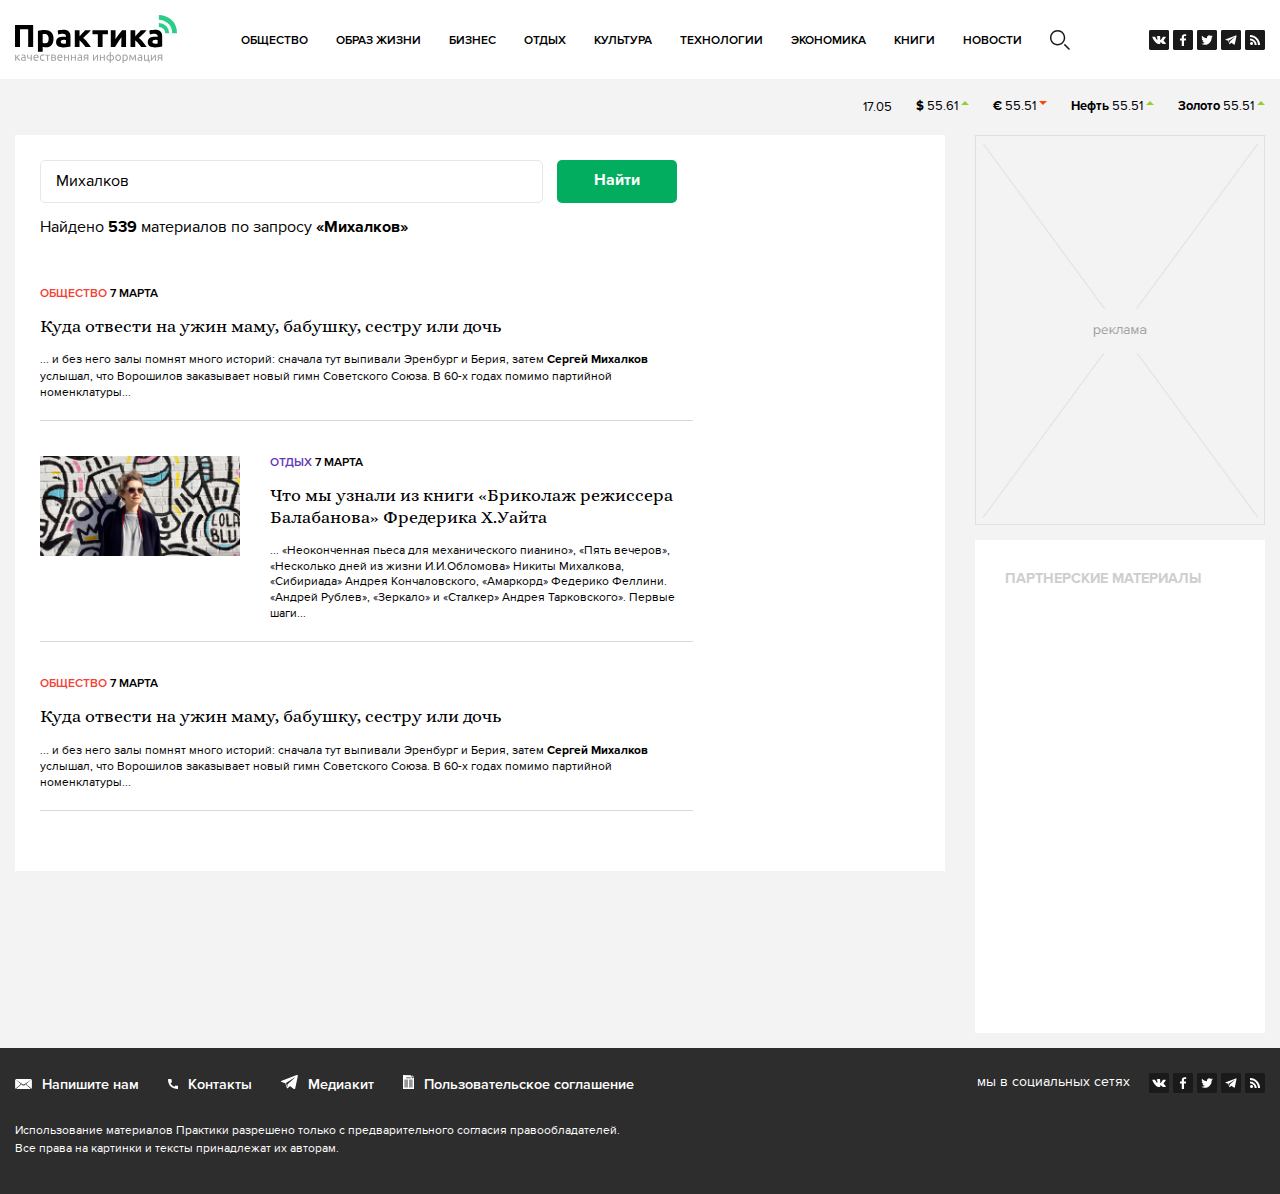
<file: search-result.html>
<!doctype html>
<!--[if IEMobile 7 ]> <html lang="ru" class="no-js iem7"> <![endif]-->
<!--[if lt IE 7 ]>    <html lang="ru" class="no-js ie6 oldie"> <![endif]-->
<!--[if IE 7 ]>       <html lang="ru" class="no-js ie7 oldie"> <![endif]-->
<!--[if IE 8 ]><html lang="ru" class="no-js ie8 oldie"> <![endif]-->
<!--[if (gte IE 9)|(gt IEMobile 7)|!(IEMobile)|!(IE)]><!--><html lang="ru" class="no-js"><!--<![endif]-->
<head>
    <meta http-equiv="CONTENT-TYPE" charset="utf-8">
    <meta http-equiv="X-UA-Compatible" content="IE=edge" />
    <meta name="viewport" content="width=device-width, initial-scale=1.0">

    <!-- Normalize.css -->
    <style>html{font-family:sans-serif;line-height:1.15;-ms-text-size-adjust:100%;-webkit-text-size-adjust:100%;}body{margin:0;}article,aside,details,figcaption,figure,footer,header,main,menu,nav,section,summary{display:block;}audio,canvas,progress,video{display:inline-block;}audio:not([controls]){display:none;height:0;}progress{vertical-align:baseline;}template,[hidden]{display:none;}a{background-color:transparent;-webkit-text-decoration-skip:objects;}a:active,a:hover{outline-width:0;}abbr[title]{border-bottom:none;text-decoration:underline dotted;}b,strong{font-weight:bolder;}dfn{font-style:italic;}h1{font-size:2em;margin:.67em 0;}mark{background-color:#ff0;color:#000;}small{font-size:80%;}sub,sup{font-size:75%;line-height:0;position:relative;vertical-align:baseline;}sub{bottom:-.25em;}sup{top:-.5em;}img{border-style:none;}svg:not(:root){overflow:hidden;}code,kbd,pre,samp{font-family:monospace, monospace;font-size:1em;}figure{margin:1em 40px;}hr{box-sizing:content-box;height:0;overflow:visible;}button,input,optgroup,select,textarea{font:inherit;margin:0;}optgroup{font-weight:700;}button,input{overflow:visible;}button,select{text-transform:none;}button,html [type=button],[type=reset],[type=submit]{-webkit-appearance:button;}button::-moz-focus-inner,[type=button]::-moz-focus-inner,[type=reset]::-moz-focus-inner,[type=submit]::-moz-focus-inner{border-style:none;padding:0;}button:-moz-focusring,[type=button]:-moz-focusring,[type=reset]:-moz-focusring,[type=submit]:-moz-focusring{outline:1px dotted ButtonText;}fieldset{border:1px solid silver;margin:0 2px;padding:.35em .625em .75em;}legend{box-sizing:border-box;color:inherit;display:table;max-width:100%;white-space:normal;padding:0;}textarea{overflow:auto;}[type=checkbox],[type=radio]{box-sizing:border-box;padding:0;}[type=number]::-webkit-inner-spin-button,[type=number]::-webkit-outer-spin-button{height:auto;}[type=search]{-webkit-appearance:textfield;outline-offset:-2px;}[type=search]::-webkit-search-cancel-button,[type=search]::-webkit-search-decoration{-webkit-appearance:none;}::-webkit-input-placeholder{color:inherit;opacity:0.54;}::-webkit-file-upload-button{-webkit-appearance:button;font:inherit;}</style>
    <!-- Bootstrap Grid Only -->
    <style>@-ms-viewport{width:device-width}.visible-lg,.visible-md,.visible-mxs,.visible-sm,.visible-xs{display:none!important}.visible-lg-block,.visible-lg-inline,.visible-lg-inline-block,.visible-md-block,.visible-md-inline,.visible-md-inline-block,.visible-sm-block,.visible-sm-inline,.visible-sm-inline-block,.visible-xs-block,.visible-xs-inline,.visible-xs-inline-block{display:none!important}@media (max-width:570px){.visible-mxs{display:block!important}}@media (max-width:767px){.visible-xs{display:block!important}table.visible-xs{display:table}tr.visible-xs{display:table-row!important}td.visible-xs,th.visible-xs{display:table-cell!important}}@media (max-width:767px){.visible-xs-block{display:block!important}}@media (max-width:767px){.visible-xs-inline{display:inline!important}}@media (max-width:767px){.visible-xs-inline-block{display:inline-block!important}}@media (min-width:768px) and (max-width:991px){.visible-sm{display:block!important}table.visible-sm{display:table}tr.visible-sm{display:table-row!important}td.visible-sm,th.visible-sm{display:table-cell!important}}@media (min-width:768px) and (max-width:991px){.visible-sm-block{display:block!important}}@media (min-width:768px) and (max-width:991px){.visible-sm-inline{display:inline!important}}@media (min-width:768px) and (max-width:991px){.visible-sm-inline-block{display:inline-block!important}}@media (min-width:992px) and (max-width:1199px){.visible-md{display:block!important}table.visible-md{display:table}tr.visible-md{display:table-row!important}td.visible-md,th.visible-md{display:table-cell!important}}@media (min-width:992px) and (max-width:1199px){.visible-md-block{display:block!important}}@media (min-width:992px) and (max-width:1199px){.visible-md-inline{display:inline!important}}@media (min-width:992px) and (max-width:1199px){.visible-md-inline-block{display:inline-block!important}}@media (min-width:1200px){.visible-lg{display:block!important}table.visible-lg{display:table}tr.visible-lg{display:table-row!important}td.visible-lg,th.visible-lg{display:table-cell!important}}@media (min-width:1200px){.visible-lg-block{display:block!important}}@media (min-width:1200px){.visible-lg-inline{display:inline!important}}@media (min-width:1200px){.visible-lg-inline-block{display:inline-block!important}}@media (max-width:767px){.hidden-xs{display:none!important}}@media (max-width:570px){.hidden-mxs{display:none!important}}@media (min-width:768px) and (max-width:991px){.hidden-sm{display:none!important}}@media (min-width:992px) and (max-width:1199px){.hidden-md{display:none!important}}@media (min-width:1200px){.hidden-lg{display:none!important}}.visible-print{display:none!important}@media print{.visible-print{display:block!important}table.visible-print{display:table}tr.visible-print{display:table-row!important}td.visible-print,th.visible-print{display:table-cell!important}}.visible-print-block{display:none!important}@media print{.visible-print-block{display:block!important}}.visible-print-inline{display:none!important}@media print{.visible-print-inline{display:inline!important}}.visible-print-inline-block{display:none!important}@media print{.visible-print-inline-block{display:inline-block!important}}@media print{.hidden-print{display:none!important}}.container{margin-right:auto;margin-left:auto;padding-left:15px;padding-right:15px}@media (min-width:768px){.container{width:750px}}@media (min-width:992px){.container{width:970px}} @media (min-width:1240px){.container{width:1200px}}  @media(max-width: 570px) {.visible-mxs {display: block !important;}}.container-fluid{margin-right:auto;margin-left:auto;padding-left:15px;padding-right:15px}.row{margin-left:-15px;margin-right:-15px}.col,.col-lg-1,.col-lg-10,.col-lg-11,.col-lg-12,.col-lg-2,.col-lg-3,.col-lg-4,.col-lg-5,.col-lg-6,.col-lg-7,.col-lg-8,.col-lg-9,.col-md-1,.col-md-10,.col-md-11,.col-md-12,.col-md-2,.col-md-3,.col-md-4,.col-md-5,.col-md-6,.col-md-7,.col-md-8,.col-md-9,.col-mxs-1,.col-mxs-10,.col-mxs-11,.col-mxs-12,.col-mxs-2,.col-mxs-3,.col-mxs-4,.col-mxs-5,.col-mxs-6,.col-mxs-7,.col-mxs-8,.col-mxs-9,.col-sm-1,.col-sm-10,.col-sm-11,.col-sm-12,.col-sm-2,.col-sm-3,.col-sm-4,.col-sm-5,.col-sm-6,.col-sm-7,.col-sm-8,.col-sm-9,.col-xs-1,.col-xs-10,.col-xs-11,.col-xs-12,.col-xs-2,.col-xs-3,.col-xs-4,.col-xs-5,.col-xs-6,.col-xs-7,.col-xs-8,.col-xs-9{position:relative;min-height:1px;padding-left:15px;padding-right:15px}.col,.col-mxs-1,.col-mxs-10,.col-mxs-11,.col-mxs-12,.col-mxs-2,.col-mxs-3,.col-mxs-4,.col-mxs-5,.col-mxs-6,.col-mxs-7,.col-mxs-8,.col-mxs-9,.col-xs-1,.col-xs-10,.col-xs-11,.col-xs-12,.col-xs-2,.col-xs-3,.col-xs-4,.col-xs-5,.col-xs-6,.col-xs-7,.col-xs-8,.col-xs-9{float:left}.col-xs-12{width:100%}.col-xs-11{width:91.66666667%}.col-xs-10{width:83.33333333%}.col-xs-9{width:75%}.col-xs-8{width:66.66666667%}.col-xs-7{width:58.33333333%}.col-xs-6{width:50%}.col-xs-5{width:41.66666667%}.col-xs-4{width:33.33333333%}.col-xs-3{width:25%}.col-xs-2{width:16.66666667%}.col-xs-1{width:8.33333333%}.col-xs-pull-12{right:100%}.col-xs-pull-11{right:91.66666667%}.col-xs-pull-10{right:83.33333333%}.col-xs-pull-9{right:75%}.col-xs-pull-8{right:66.66666667%}.col-xs-pull-7{right:58.33333333%}.col-xs-pull-6{right:50%}.col-xs-pull-5{right:41.66666667%}.col-xs-pull-4{right:33.33333333%}.col-xs-pull-3{right:25%}.col-xs-pull-2{right:16.66666667%}.col-xs-pull-1{right:8.33333333%}.col-xs-pull-0{right:auto}.col-xs-push-12{left:100%}.col-xs-push-11{left:91.66666667%}.col-xs-push-10{left:83.33333333%}.col-xs-push-9{left:75%}.col-xs-push-8{left:66.66666667%}.col-xs-push-7{left:58.33333333%}.col-xs-push-6{left:50%}.col-xs-push-5{left:41.66666667%}.col-xs-push-4{left:33.33333333%}.col-xs-push-3{left:25%}.col-xs-push-2{left:16.66666667%}.col-xs-push-1{left:8.33333333%}.col-xs-push-0{left:auto}.col-xs-offset-12{margin-left:100%}.col-xs-offset-11{margin-left:91.66666667%}.col-xs-offset-10{margin-left:83.33333333%}.col-xs-offset-9{margin-left:75%}.col-xs-offset-8{margin-left:66.66666667%}.col-xs-offset-7{margin-left:58.33333333%}.col-xs-offset-6{margin-left:50%}.col-xs-offset-5{margin-left:41.66666667%}.col-xs-offset-4{margin-left:33.33333333%}.col-xs-offset-3{margin-left:25%}.col-xs-offset-2{margin-left:16.66666667%}.col-xs-offset-1{margin-left:8.33333333%}.col-xs-offset-0{margin-left:0}@media (max-width:570px){.col-mxs-12{width:100%;float:none}}@media (min-width:768px){.col,.col-sm-1,.col-sm-10,.col-sm-11,.col-sm-12,.col-sm-2,.col-sm-3,.col-sm-4,.col-sm-5,.col-sm-6,.col-sm-7,.col-sm-8,.col-sm-9{float:left}.col-sm-12{width:100%}.col-sm-11{width:91.66666667%}.col-sm-10{width:83.33333333%}.col-sm-9{width:75%}.col-sm-8{width:66.66666667%}.col-sm-7{width:58.33333333%}.col-sm-6{width:50%}.col-sm-5{width:41.66666667%}.col-sm-4{width:33.33333333%}.col-sm-3{width:25%}.col-sm-2{width:16.66666667%}.col-sm-1{width:8.33333333%}.col-sm-pull-12{right:100%}.col-sm-pull-11{right:91.66666667%}.col-sm-pull-10{right:83.33333333%}.col-sm-pull-9{right:75%}.col-sm-pull-8{right:66.66666667%}.col-sm-pull-7{right:58.33333333%}.col-sm-pull-6{right:50%}.col-sm-pull-5{right:41.66666667%}.col-sm-pull-4{right:33.33333333%}.col-sm-pull-3{right:25%}.col-sm-pull-2{right:16.66666667%}.col-sm-pull-1{right:8.33333333%}.col-sm-pull-0{right:auto}.col-sm-push-12{left:100%}.col-sm-push-11{left:91.66666667%}.col-sm-push-10{left:83.33333333%}.col-sm-push-9{left:75%}.col-sm-push-8{left:66.66666667%}.col-sm-push-7{left:58.33333333%}.col-sm-push-6{left:50%}.col-sm-push-5{left:41.66666667%}.col-sm-push-4{left:33.33333333%}.col-sm-push-3{left:25%}.col-sm-push-2{left:16.66666667%}.col-sm-push-1{left:8.33333333%}.col-sm-push-0{left:auto}.col-sm-offset-12{margin-left:100%}.col-sm-offset-11{margin-left:91.66666667%}.col-sm-offset-10{margin-left:83.33333333%}.col-sm-offset-9{margin-left:75%}.col-sm-offset-8{margin-left:66.66666667%}.col-sm-offset-7{margin-left:58.33333333%}.col-sm-offset-6{margin-left:50%}.col-sm-offset-5{margin-left:41.66666667%}.col-sm-offset-4{margin-left:33.33333333%}.col-sm-offset-3{margin-left:25%}.col-sm-offset-2{margin-left:16.66666667%}.col-sm-offset-1{margin-left:8.33333333%}.col-sm-offset-0{margin-left:0}}@media (min-width:992px){.col,.col-md-1,.col-md-10,.col-md-11,.col-md-12,.col-md-2,.col-md-3,.col-md-4,.col-md-5,.col-md-6,.col-md-7,.col-md-8,.col-md-9{float:left}.col-md-12{width:100%}.col-md-11{width:91.66666667%}.col-md-10{width:83.33333333%}.col-md-9{width:75%}.col-md-8{width:66.66666667%}.col-md-7{width:58.33333333%}.col-md-6{width:50%}.col-md-5{width:41.66666667%}.col-md-4{width:33.33333333%}.col-md-3{width:25%}.col-md-2{width:16.66666667%}.col-md-1{width:8.33333333%}.col-md-pull-12{right:100%}.col-md-pull-11{right:91.66666667%}.col-md-pull-10{right:83.33333333%}.col-md-pull-9{right:75%}.col-md-pull-8{right:66.66666667%}.col-md-pull-7{right:58.33333333%}.col-md-pull-6{right:50%}.col-md-pull-5{right:41.66666667%}.col-md-pull-4{right:33.33333333%}.col-md-pull-3{right:25%}.col-md-pull-2{right:16.66666667%}.col-md-pull-1{right:8.33333333%}.col-md-pull-0{right:auto}.col-md-push-12{left:100%}.col-md-push-11{left:91.66666667%}.col-md-push-10{left:83.33333333%}.col-md-push-9{left:75%}.col-md-push-8{left:66.66666667%}.col-md-push-7{left:58.33333333%}.col-md-push-6{left:50%}.col-md-push-5{left:41.66666667%}.col-md-push-4{left:33.33333333%}.col-md-push-3{left:25%}.col-md-push-2{left:16.66666667%}.col-md-push-1{left:8.33333333%}.col-md-push-0{left:auto}.col-md-offset-12{margin-left:100%}.col-md-offset-11{margin-left:91.66666667%}.col-md-offset-10{margin-left:83.33333333%}.col-md-offset-9{margin-left:75%}.col-md-offset-8{margin-left:66.66666667%}.col-md-offset-7{margin-left:58.33333333%}.col-md-offset-6{margin-left:50%}.col-md-offset-5{margin-left:41.66666667%}.col-md-offset-4{margin-left:33.33333333%}.col-md-offset-3{margin-left:25%}.col-md-offset-2{margin-left:16.66666667%}.col-md-offset-1{margin-left:8.33333333%}.col-md-offset-0{margin-left:0}}@media (min-width:1200px){.col,.col-lg-1,.col-lg-10,.col-lg-11,.col-lg-12,.col-lg-2,.col-lg-3,.col-lg-4,.col-lg-5,.col-lg-6,.col-lg-7,.col-lg-8,.col-lg-9{float:left}.col-lg-12{width:100%}.col-lg-11{width:91.66666667%}.col-lg-10{width:83.33333333%}.col-lg-9{width:75%}.col-lg-8{width:66.66666667%}.col-lg-7{width:58.33333333%}.col-lg-6{width:50%}.col-lg-5{width:41.66666667%}.col-lg-4{width:33.33333333%}.col-lg-3{width:25%}.col-lg-2{width:16.66666667%}.col-lg-1{width:8.33333333%}.col-lg-pull-12{right:100%}.col-lg-pull-11{right:91.66666667%}.col-lg-pull-10{right:83.33333333%}.col-lg-pull-9{right:75%}.col-lg-pull-8{right:66.66666667%}.col-lg-pull-7{right:58.33333333%}.col-lg-pull-6{right:50%}.col-lg-pull-5{right:41.66666667%}.col-lg-pull-4{right:33.33333333%}.col-lg-pull-3{right:25%}.col-lg-pull-2{right:16.66666667%}.col-lg-pull-1{right:8.33333333%}.col-lg-pull-0{right:auto}.col-lg-push-12{left:100%}.col-lg-push-11{left:91.66666667%}.col-lg-push-10{left:83.33333333%}.col-lg-push-9{left:75%}.col-lg-push-8{left:66.66666667%}.col-lg-push-7{left:58.33333333%}.col-lg-push-6{left:50%}.col-lg-push-5{left:41.66666667%}.col-lg-push-4{left:33.33333333%}.col-lg-push-3{left:25%}.col-lg-push-2{left:16.66666667%}.col-lg-push-1{left:8.33333333%}.col-lg-push-0{left:auto}.col-lg-offset-12{margin-left:100%}.col-lg-offset-11{margin-left:91.66666667%}.col-lg-offset-10{margin-left:83.33333333%}.col-lg-offset-9{margin-left:75%}.col-lg-offset-8{margin-left:66.66666667%}.col-lg-offset-7{margin-left:58.33333333%}.col-lg-offset-6{margin-left:50%}.col-lg-offset-5{margin-left:41.66666667%}.col-lg-offset-4{margin-left:33.33333333%}.col-lg-offset-3{margin-left:25%}.col-lg-offset-2{margin-left:16.66666667%}.col-lg-offset-1{margin-left:8.33333333%}.col-lg-offset-0{margin-left:0}}.col-lg-15,.col-md-15,.col-sm-15{position:relative;min-height:1px;padding-right:10px;padding-left:10px}.col-xs-15{width:20%;float:left}@media (min-width:768px){.col-sm-15{width:20%;float:left}}@media (min-width:992px){.col-md-15{width:20%;float:left}}@media (min-width:1200px){.col-lg-15{width:20%;float:left}}.clear{content:'';display:block;clear:both;overflow:hidden}.clearfix,.clearfix:after,.clearfix:before,.container-fluid:after,.container-fluid:before,.container:after,.container:before,.row:after,.row:before{content:" ";display:table}.clearfix:after,.container-fluid:after,.container:after,.row:after{clear:both}.center-block{display:block;margin-left:auto;margin-right:auto;float:none}.pull-right{float:right!important}.pull-left{float:left!important}*,:after,:before{-webkit-box-sizing:border-box;-moz-box-sizing:border-box;box-sizing:border-box}.text-left{text-align:left}.text-right{text-align:right}.text-center{text-align:center}.text-justify{text-align:justify}.text-nowrap{white-space:nowrap}.text-lowercase{text-transform:lowercase}.text-uppercase{text-transform:uppercase}.text-capitalize{text-transform:capitalize}.help-block{font-size:12px;display:block;margin-top:-5px;margin-bottom:15px;color:#737373}.img-responsive{display:block;max-width:100%;height:auto}.img-rounded{border-radius:6px}.img-thumbnail{padding:4px;line-height:1.42857143;background-color:#fff;border:1px solid #ddd;border-radius:4px;-webkit-transition:all .2s ease-in-out;-o-transition:all .2s ease-in-out;transition:all .2s ease-in-out;display:inline-block;max-width:100%;height:auto}.img-circle{border-radius:50%}.fixed-top{position:fixed;top:0;right:0;left:0;z-index:1030}</style>

    <title>Практика - Результаты поиска</title>

    <link rel="stylesheet" href="css/style.css">

    <link rel="apple-touch-icon" sizes="180x180" href="img/favicon/apple-touch-icon.png">
    <link rel="icon" type="image/png" sizes="32x32" href="img/favicon/favicon-32x32.png">
    <link rel="icon" type="image/png" sizes="16x16" href="img/favicon/favicon-16x16.png">
    <link rel="manifest" href="img/favicon/manifest.json">

    <!--[if (lt IE 9) & (!IEMobile)]>
    <script src="js/html5shiv.min.js"></script>
    <![endif]-->
</head>

<body>

<!--[if lt IE 9]>
<div class="ie-error">Внимание! Вы используете неактуальную версию браузера. Для корректной работы сайта и удобства его использования рекомендуем Вам <a href="https://www.microsoft.com/ru-ru/download/internet-explorer-11-for-windows-7-details.aspx" target="_blank">обновить браузер</a>.</div>
<![endif]-->


<div id="outer-wrap">
    <div id="inner-wrap">
        <!-- HEADER :: start -->
        <header class="header">

            <div class="header__container">
                <div class="logo logo_header">
                    <a href="index.html" class="logo__img">Практика</a>
                </div>

                <div class="socials hidden-xs">
                    <div class="social-bar">
                        <div class="social-bar__item"><a href="#"><span class="icon icon-vk"></span></a></div>
                        <div class="social-bar__item"><a href="#"><span class="icon icon-fb"></span></a></div>
                        <div class="social-bar__item"><a href="#"><span class="icon icon-tw"></span></a></div>
                        <div class="social-bar__item"><a href="#"><span class="icon icon-tg"></span></a></div>
                        <div class="social-bar__item"><a href="#"><span class="icon icon-rss"></span></a></div>
                    </div>
                </div>

                <div class="header-center">
                    <div class="menu-bar">
                        <nav class="nav">
                            <nav class="navmenu" id="nav" role="navigation">
                                <div class="navmenu__block">
                                    <ul class="nav-ul">
                                        <li><a href="category.html">Общество</a></li>
                                        <li><a href="category.html">Образ жизни</a></li>
                                        <li><a href="category.html">Бизнес</a></li>
                                        <li><a href="category.html">Отдых</a></li>
                                        <li><a href="category.html">культура</a></li>
                                        <li><a href="category.html">Технологии</a></li>
                                        <li><a href="category.html">Экономика</a></li>
                                        <li><a href="category.html">Книги</a></li>
                                        <li><a href="category.html">Новости</a></li>
                                        <li class="hidden-xs"><span class="search-bar__button"><i class="icon icon-search"></i></span></li>
                                    </ul>
                                    <a class="nav__button_close" id="nav-close-btn" href="#close">Закрыть</a>
                                </div>
                            </nav>


                        </nav>
                        <div class="search-bar">
                            <div class="search-bar__button hidden-sm hidden-md hidden-lg visible-xs"><i class="icon icon-search"></i></div>
                        </div>
                        <div class="hamburger-menu visible-xs">
                            <div class="menu-trigger menu-open" id="nav-open-btn" data-menu="nav">
                                <div class="menu-trigger__line"></div>
                                <div class="menu-trigger__line"></div>
                                <div class="menu-trigger__line"></div>
                            </div>
                        </div>
                    </div>

                    <div class="search-suggest">
                        <form action="" class="search-form">
                            <input type="text" name="search" class="search-form__input" placeholder="Что ищем?">
                            <!-- Сделано для демонстрации верстки -->
                            <button type="button" class="search-form__button button">Найти</button>
                            <button type="button" class="search-form__close"></button>
                        </form>
                    </div>

                </div>
            </div>
        </header>
        <!-- HEADER :: end -->

        <!-- CURRENCY :: start -->
        <div class="currency-informer">
            <div class="container-fluid">
                <div class="currency">
                    <span class="currency__value">17.05</span>
                </div>
                <div class="currency">
                    <span class="currency__name">$</span>
                    <span class="currency__value">55.61</span>
                    <span class="currency__icon icon-up"></span>
                </div>

                <div class="currency">
                    <span class="currency__name">&euro;</span>
                    <span class="currency__value">55.51</span>
                    <span class="currency__icon icon-down"></span>
                </div>

                <div class="currency">
                    <span class="currency__name">Нефть</span>
                    <span class="currency__value">55.51</span>
                    <span class="currency__icon icon-up"></span>
                </div>

                <div class="currency">
                    <span class="currency__name">Золото</span>
                    <span class="currency__value">55.51</span>
                    <span class="currency__icon icon-up"></span>
                </div>
            </div>
        </div>
        <!-- CURRENCY :: end -->

        <div class="container-fluid">
            <div class="row">

                <!-- MAIN :: start-->
                <div class="col-md-8 col-lg-9 xs-no-pull sm-no-pull">

                    <!-- PAGE BODY :: start -->
                    <div class="content">


                        <div class="row">
                            <div class="col-lg-9 col-md-12 col-sm-9">
                                <form action="" class="search-form search-form_result">
                                    <input type="text" class="input-field_text search-form__input" value="Михалков">
                                    <button type="submit" class="button search-form__button">Найти</button>
                                </form>

                                <div class="search-summary">
                                    Найдено <strong>539</strong> материалов по запросу <strong>«Михалков»</strong>
                                </div>

                                <div class="search-posts">
                                    <article class="post post_search">
                                        <div class="post__category">
                                            <span class="color_add_3">ОБЩЕСТВО</span>
                                            7 марта
                                        </div>
                                        <div class="post__title">
                                            <a href="article.html">
                                                Куда отвести на ужин маму, бабушку, сестру или дочь
                                            </a>
                                        </div>
                                        <div class="post__entry">
                                            ... и без него залы помнят много историй: сначала тут выпивали Эренбург и Берия, затем <strong>Сергей Михалков</strong> услышал, что Ворошилов заказывает новый гимн Советского Союза. В 60-х годах помимо партийной номенклатуры...
                                        </div>
                                    </article>

                                    <article class="post post_search post-img">
                                        <div class="post__img">
                                            <a href="article.html">
                                                <img src="img/img-1.jpg" alt="">
                                            </a>
                                        </div>
                                        <div class="post__category">
                                            <span class="color_add_3 color_add_5">ОТДЫХ</span>
                                            7 марта
                                        </div>
                                        <div class="post__title">
                                            <a href="article.html">
                                                Что мы узнали из книги «Бриколаж режиссера Балабанова» Фредерика Х.Уайта
                                            </a>
                                        </div>
                                        <div class="post__entry">
                                            ... «Неоконченная пьеса для механического пианино», «Пять вечеров», «Несколько дней из жизни И.И.Обломова» Никиты Михалкова, «Сибириада» Андрея Кончаловского, «Амаркорд» Федерико Феллини. «Андрей Рублев», «Зеркало» и «Сталкер» Андрея Тарковского». Первые шаги...
                                        </div>
                                    </article>

                                    <article class="post post_search">
                                        <div class="post__category">
                                            <span class="color_add_3">ОБЩЕСТВО</span>
                                            7 марта
                                        </div>
                                        <div class="post__title">
                                            <a href="article.html">
                                                Куда отвести на ужин маму, бабушку, сестру или дочь
                                            </a>
                                        </div>
                                        <div class="post__entry">
                                            ... и без него залы помнят много историй: сначала тут выпивали Эренбург и Берия, затем <strong>Сергей Михалков</strong> услышал, что Ворошилов заказывает новый гимн Советского Союза. В 60-х годах помимо партийной номенклатуры...
                                        </div>
                                    </article>
                                </div>
                            </div>
                        </div>
                    </div>
                    <!-- PAGE BODY :: end -->
                </div>
                <!-- MAIN :: end -->

                <!-- SIDEBAR :: start-->
                <div class="col-md-4 col-lg-3 xs-no-pull sm-no-pull">
                    <aside class="sidebar sidebar_transp no-p">
                        <img src="img/banner-adv.png" alt="" class="img-responsive">
                    </aside>

                    <aside class="sidebar">
                        <h6>ПАРТНЕРСКИЕ МАТЕРИАЛЫ</h6>
                        <div style="height: 400px;"></div>
                    </aside>
                </div>
                <!-- SIDEBAR :: end -->


            </div>
        </div>

    </div>
</div>

<!-- FOOTER :: start-->
<footer class="footer">
    <div class="container-fluid">
        <div class="footer__top">
            <div class="row">
                <div class="col-md-8">
                    <ul class="footer__menu menu">
                        <li><span class="icon icon-email"></span><a href="text-me.html">Напишите нам</a></li>
                        <li><span class="icon icon-phone"></span><a href="contacts.html">Контакты</a></li>
                        <li><span class="icon icon-plain"></span><a href="mediakit.html">Медиакит</a></li>
                        <li><span class="icon icon-doc"></span><a href="agreement.html">Пользовательское соглашение</a></li>
                    </ul>
                </div>
                <div class="col-md-4 text-md-right">
                    <span class="hidden-sm hidden-xs">мы в социальных сетях</span>
                    <div class="social-bar footer__social-bar hidden-md">
                        <div class="social-bar__item"><a href="#"><span class="icon icon-vk"></span></a></div>
                        <div class="social-bar__item"><a href="#"><span class="icon icon-fb"></span></a></div>
                        <div class="social-bar__item"><a href="#"><span class="icon icon-tw"></span></a></div>
                        <div class="social-bar__item"><a href="#"><span class="icon icon-tg"></span></a></div>
                        <div class="social-bar__item"><a href="#"><span class="icon icon-rss"></span></a></div>
                    </div>
                </div>
            </div>
        </div>
        <div class="footer__bottom">
            <div class="row">
                <div class="col-md-8">
                    <div class="p">Использование материалов Практики разрешено только с предварительного согласия правообладателей. <br>Все права на картинки и тексты принадлежат их авторам.</div>
                </div>

                <div class="col-md-4 visible-md">
                    <div class="social-bar footer__social-bar">
                        <div class="social-bar__item"><a href="#"><span class="icon icon-vk"></span></a></div>
                        <div class="social-bar__item"><a href="#"><span class="icon icon-fb"></span></a></div>
                        <div class="social-bar__item"><a href="#"><span class="icon icon-tw"></span></a></div>
                        <div class="social-bar__item"><a href="#"><span class="icon icon-tg"></span></a></div>
                        <div class="social-bar__item"><a href="#"><span class="icon icon-rss"></span></a></div>
                    </div>
                </div>
            </div>

        </div>
    </div>
</footer>
<!-- FOOTER :: end -->

<!-- BASE JS -->
<script src="js/jquery.min.js"></script>

<!-- USER JS-->
<script src="js/responsive-menu.js"></script>
<script src="js/slick.min.js"></script>
<script src="js/scripts.js"></script>

</body>
</html>
</file>
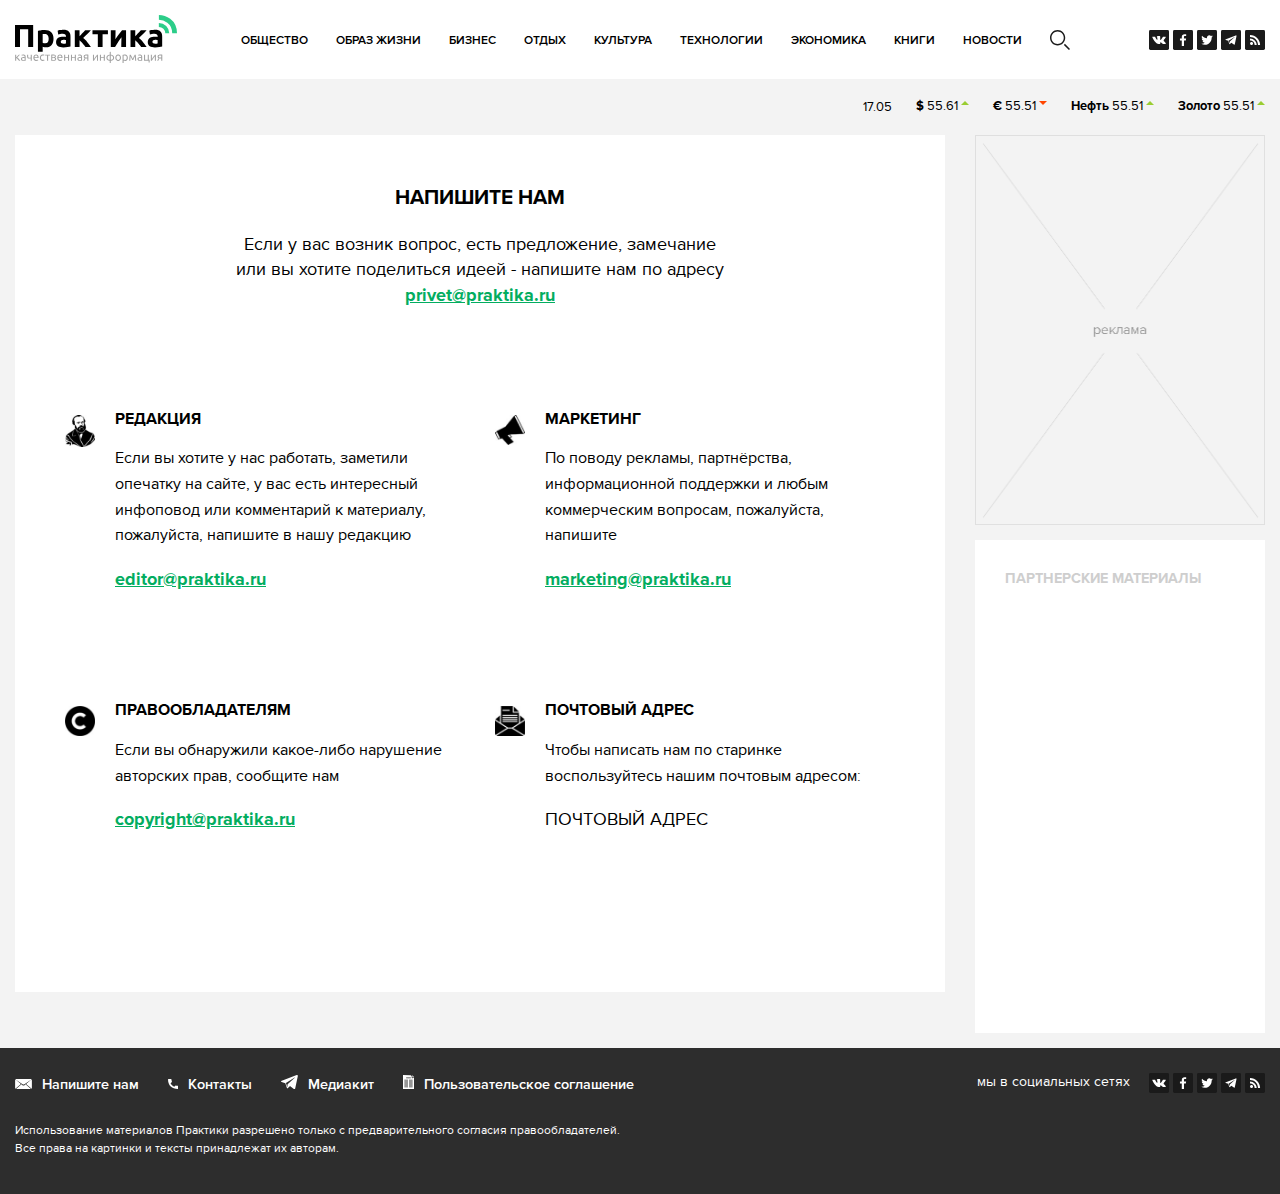
<file: text-me.html>
<!doctype html>
<!--[if IEMobile 7 ]> <html lang="ru" class="no-js iem7"> <![endif]-->
<!--[if lt IE 7 ]>    <html lang="ru" class="no-js ie6 oldie"> <![endif]-->
<!--[if IE 7 ]>       <html lang="ru" class="no-js ie7 oldie"> <![endif]-->
<!--[if IE 8 ]><html lang="ru" class="no-js ie8 oldie"> <![endif]-->
<!--[if (gte IE 9)|(gt IEMobile 7)|!(IEMobile)|!(IE)]><!--><html lang="ru" class="no-js"><!--<![endif]-->
<head>
    <meta http-equiv="CONTENT-TYPE" charset="utf-8">
    <meta http-equiv="X-UA-Compatible" content="IE=edge" />
    <meta name="viewport" content="width=device-width, initial-scale=1.0">

    <!-- Normalize.css -->
    <style>html{font-family:sans-serif;line-height:1.15;-ms-text-size-adjust:100%;-webkit-text-size-adjust:100%;}body{margin:0;}article,aside,details,figcaption,figure,footer,header,main,menu,nav,section,summary{display:block;}audio,canvas,progress,video{display:inline-block;}audio:not([controls]){display:none;height:0;}progress{vertical-align:baseline;}template,[hidden]{display:none;}a{background-color:transparent;-webkit-text-decoration-skip:objects;}a:active,a:hover{outline-width:0;}abbr[title]{border-bottom:none;text-decoration:underline dotted;}b,strong{font-weight:bolder;}dfn{font-style:italic;}h1{font-size:2em;margin:.67em 0;}mark{background-color:#ff0;color:#000;}small{font-size:80%;}sub,sup{font-size:75%;line-height:0;position:relative;vertical-align:baseline;}sub{bottom:-.25em;}sup{top:-.5em;}img{border-style:none;}svg:not(:root){overflow:hidden;}code,kbd,pre,samp{font-family:monospace, monospace;font-size:1em;}figure{margin:1em 40px;}hr{box-sizing:content-box;height:0;overflow:visible;}button,input,optgroup,select,textarea{font:inherit;margin:0;}optgroup{font-weight:700;}button,input{overflow:visible;}button,select{text-transform:none;}button,html [type=button],[type=reset],[type=submit]{-webkit-appearance:button;}button::-moz-focus-inner,[type=button]::-moz-focus-inner,[type=reset]::-moz-focus-inner,[type=submit]::-moz-focus-inner{border-style:none;padding:0;}button:-moz-focusring,[type=button]:-moz-focusring,[type=reset]:-moz-focusring,[type=submit]:-moz-focusring{outline:1px dotted ButtonText;}fieldset{border:1px solid silver;margin:0 2px;padding:.35em .625em .75em;}legend{box-sizing:border-box;color:inherit;display:table;max-width:100%;white-space:normal;padding:0;}textarea{overflow:auto;}[type=checkbox],[type=radio]{box-sizing:border-box;padding:0;}[type=number]::-webkit-inner-spin-button,[type=number]::-webkit-outer-spin-button{height:auto;}[type=search]{-webkit-appearance:textfield;outline-offset:-2px;}[type=search]::-webkit-search-cancel-button,[type=search]::-webkit-search-decoration{-webkit-appearance:none;}::-webkit-input-placeholder{color:inherit;opacity:0.54;}::-webkit-file-upload-button{-webkit-appearance:button;font:inherit;}</style>
    <!-- Bootstrap Grid Only -->
    <style>@-ms-viewport{width:device-width}.visible-lg,.visible-md,.visible-mxs,.visible-sm,.visible-xs{display:none!important}.visible-lg-block,.visible-lg-inline,.visible-lg-inline-block,.visible-md-block,.visible-md-inline,.visible-md-inline-block,.visible-sm-block,.visible-sm-inline,.visible-sm-inline-block,.visible-xs-block,.visible-xs-inline,.visible-xs-inline-block{display:none!important}@media (max-width:570px){.visible-mxs{display:block!important}}@media (max-width:767px){.visible-xs{display:block!important}table.visible-xs{display:table}tr.visible-xs{display:table-row!important}td.visible-xs,th.visible-xs{display:table-cell!important}}@media (max-width:767px){.visible-xs-block{display:block!important}}@media (max-width:767px){.visible-xs-inline{display:inline!important}}@media (max-width:767px){.visible-xs-inline-block{display:inline-block!important}}@media (min-width:768px) and (max-width:991px){.visible-sm{display:block!important}table.visible-sm{display:table}tr.visible-sm{display:table-row!important}td.visible-sm,th.visible-sm{display:table-cell!important}}@media (min-width:768px) and (max-width:991px){.visible-sm-block{display:block!important}}@media (min-width:768px) and (max-width:991px){.visible-sm-inline{display:inline!important}}@media (min-width:768px) and (max-width:991px){.visible-sm-inline-block{display:inline-block!important}}@media (min-width:992px) and (max-width:1199px){.visible-md{display:block!important}table.visible-md{display:table}tr.visible-md{display:table-row!important}td.visible-md,th.visible-md{display:table-cell!important}}@media (min-width:992px) and (max-width:1199px){.visible-md-block{display:block!important}}@media (min-width:992px) and (max-width:1199px){.visible-md-inline{display:inline!important}}@media (min-width:992px) and (max-width:1199px){.visible-md-inline-block{display:inline-block!important}}@media (min-width:1200px){.visible-lg{display:block!important}table.visible-lg{display:table}tr.visible-lg{display:table-row!important}td.visible-lg,th.visible-lg{display:table-cell!important}}@media (min-width:1200px){.visible-lg-block{display:block!important}}@media (min-width:1200px){.visible-lg-inline{display:inline!important}}@media (min-width:1200px){.visible-lg-inline-block{display:inline-block!important}}@media (max-width:767px){.hidden-xs{display:none!important}}@media (max-width:570px){.hidden-mxs{display:none!important}}@media (min-width:768px) and (max-width:991px){.hidden-sm{display:none!important}}@media (min-width:992px) and (max-width:1199px){.hidden-md{display:none!important}}@media (min-width:1200px){.hidden-lg{display:none!important}}.visible-print{display:none!important}@media print{.visible-print{display:block!important}table.visible-print{display:table}tr.visible-print{display:table-row!important}td.visible-print,th.visible-print{display:table-cell!important}}.visible-print-block{display:none!important}@media print{.visible-print-block{display:block!important}}.visible-print-inline{display:none!important}@media print{.visible-print-inline{display:inline!important}}.visible-print-inline-block{display:none!important}@media print{.visible-print-inline-block{display:inline-block!important}}@media print{.hidden-print{display:none!important}}.container{margin-right:auto;margin-left:auto;padding-left:15px;padding-right:15px}@media (min-width:768px){.container{width:750px}}@media (min-width:992px){.container{width:970px}} @media (min-width:1240px){.container{width:1200px}}  @media(max-width: 570px) {.visible-mxs {display: block !important;}}.container-fluid{margin-right:auto;margin-left:auto;padding-left:15px;padding-right:15px}.row{margin-left:-15px;margin-right:-15px}.col,.col-lg-1,.col-lg-10,.col-lg-11,.col-lg-12,.col-lg-2,.col-lg-3,.col-lg-4,.col-lg-5,.col-lg-6,.col-lg-7,.col-lg-8,.col-lg-9,.col-md-1,.col-md-10,.col-md-11,.col-md-12,.col-md-2,.col-md-3,.col-md-4,.col-md-5,.col-md-6,.col-md-7,.col-md-8,.col-md-9,.col-mxs-1,.col-mxs-10,.col-mxs-11,.col-mxs-12,.col-mxs-2,.col-mxs-3,.col-mxs-4,.col-mxs-5,.col-mxs-6,.col-mxs-7,.col-mxs-8,.col-mxs-9,.col-sm-1,.col-sm-10,.col-sm-11,.col-sm-12,.col-sm-2,.col-sm-3,.col-sm-4,.col-sm-5,.col-sm-6,.col-sm-7,.col-sm-8,.col-sm-9,.col-xs-1,.col-xs-10,.col-xs-11,.col-xs-12,.col-xs-2,.col-xs-3,.col-xs-4,.col-xs-5,.col-xs-6,.col-xs-7,.col-xs-8,.col-xs-9{position:relative;min-height:1px;padding-left:15px;padding-right:15px}.col,.col-mxs-1,.col-mxs-10,.col-mxs-11,.col-mxs-12,.col-mxs-2,.col-mxs-3,.col-mxs-4,.col-mxs-5,.col-mxs-6,.col-mxs-7,.col-mxs-8,.col-mxs-9,.col-xs-1,.col-xs-10,.col-xs-11,.col-xs-12,.col-xs-2,.col-xs-3,.col-xs-4,.col-xs-5,.col-xs-6,.col-xs-7,.col-xs-8,.col-xs-9{float:left}.col-xs-12{width:100%}.col-xs-11{width:91.66666667%}.col-xs-10{width:83.33333333%}.col-xs-9{width:75%}.col-xs-8{width:66.66666667%}.col-xs-7{width:58.33333333%}.col-xs-6{width:50%}.col-xs-5{width:41.66666667%}.col-xs-4{width:33.33333333%}.col-xs-3{width:25%}.col-xs-2{width:16.66666667%}.col-xs-1{width:8.33333333%}.col-xs-pull-12{right:100%}.col-xs-pull-11{right:91.66666667%}.col-xs-pull-10{right:83.33333333%}.col-xs-pull-9{right:75%}.col-xs-pull-8{right:66.66666667%}.col-xs-pull-7{right:58.33333333%}.col-xs-pull-6{right:50%}.col-xs-pull-5{right:41.66666667%}.col-xs-pull-4{right:33.33333333%}.col-xs-pull-3{right:25%}.col-xs-pull-2{right:16.66666667%}.col-xs-pull-1{right:8.33333333%}.col-xs-pull-0{right:auto}.col-xs-push-12{left:100%}.col-xs-push-11{left:91.66666667%}.col-xs-push-10{left:83.33333333%}.col-xs-push-9{left:75%}.col-xs-push-8{left:66.66666667%}.col-xs-push-7{left:58.33333333%}.col-xs-push-6{left:50%}.col-xs-push-5{left:41.66666667%}.col-xs-push-4{left:33.33333333%}.col-xs-push-3{left:25%}.col-xs-push-2{left:16.66666667%}.col-xs-push-1{left:8.33333333%}.col-xs-push-0{left:auto}.col-xs-offset-12{margin-left:100%}.col-xs-offset-11{margin-left:91.66666667%}.col-xs-offset-10{margin-left:83.33333333%}.col-xs-offset-9{margin-left:75%}.col-xs-offset-8{margin-left:66.66666667%}.col-xs-offset-7{margin-left:58.33333333%}.col-xs-offset-6{margin-left:50%}.col-xs-offset-5{margin-left:41.66666667%}.col-xs-offset-4{margin-left:33.33333333%}.col-xs-offset-3{margin-left:25%}.col-xs-offset-2{margin-left:16.66666667%}.col-xs-offset-1{margin-left:8.33333333%}.col-xs-offset-0{margin-left:0}@media (max-width:570px){.col-mxs-12{width:100%;float:none}}@media (min-width:768px){.col,.col-sm-1,.col-sm-10,.col-sm-11,.col-sm-12,.col-sm-2,.col-sm-3,.col-sm-4,.col-sm-5,.col-sm-6,.col-sm-7,.col-sm-8,.col-sm-9{float:left}.col-sm-12{width:100%}.col-sm-11{width:91.66666667%}.col-sm-10{width:83.33333333%}.col-sm-9{width:75%}.col-sm-8{width:66.66666667%}.col-sm-7{width:58.33333333%}.col-sm-6{width:50%}.col-sm-5{width:41.66666667%}.col-sm-4{width:33.33333333%}.col-sm-3{width:25%}.col-sm-2{width:16.66666667%}.col-sm-1{width:8.33333333%}.col-sm-pull-12{right:100%}.col-sm-pull-11{right:91.66666667%}.col-sm-pull-10{right:83.33333333%}.col-sm-pull-9{right:75%}.col-sm-pull-8{right:66.66666667%}.col-sm-pull-7{right:58.33333333%}.col-sm-pull-6{right:50%}.col-sm-pull-5{right:41.66666667%}.col-sm-pull-4{right:33.33333333%}.col-sm-pull-3{right:25%}.col-sm-pull-2{right:16.66666667%}.col-sm-pull-1{right:8.33333333%}.col-sm-pull-0{right:auto}.col-sm-push-12{left:100%}.col-sm-push-11{left:91.66666667%}.col-sm-push-10{left:83.33333333%}.col-sm-push-9{left:75%}.col-sm-push-8{left:66.66666667%}.col-sm-push-7{left:58.33333333%}.col-sm-push-6{left:50%}.col-sm-push-5{left:41.66666667%}.col-sm-push-4{left:33.33333333%}.col-sm-push-3{left:25%}.col-sm-push-2{left:16.66666667%}.col-sm-push-1{left:8.33333333%}.col-sm-push-0{left:auto}.col-sm-offset-12{margin-left:100%}.col-sm-offset-11{margin-left:91.66666667%}.col-sm-offset-10{margin-left:83.33333333%}.col-sm-offset-9{margin-left:75%}.col-sm-offset-8{margin-left:66.66666667%}.col-sm-offset-7{margin-left:58.33333333%}.col-sm-offset-6{margin-left:50%}.col-sm-offset-5{margin-left:41.66666667%}.col-sm-offset-4{margin-left:33.33333333%}.col-sm-offset-3{margin-left:25%}.col-sm-offset-2{margin-left:16.66666667%}.col-sm-offset-1{margin-left:8.33333333%}.col-sm-offset-0{margin-left:0}}@media (min-width:992px){.col,.col-md-1,.col-md-10,.col-md-11,.col-md-12,.col-md-2,.col-md-3,.col-md-4,.col-md-5,.col-md-6,.col-md-7,.col-md-8,.col-md-9{float:left}.col-md-12{width:100%}.col-md-11{width:91.66666667%}.col-md-10{width:83.33333333%}.col-md-9{width:75%}.col-md-8{width:66.66666667%}.col-md-7{width:58.33333333%}.col-md-6{width:50%}.col-md-5{width:41.66666667%}.col-md-4{width:33.33333333%}.col-md-3{width:25%}.col-md-2{width:16.66666667%}.col-md-1{width:8.33333333%}.col-md-pull-12{right:100%}.col-md-pull-11{right:91.66666667%}.col-md-pull-10{right:83.33333333%}.col-md-pull-9{right:75%}.col-md-pull-8{right:66.66666667%}.col-md-pull-7{right:58.33333333%}.col-md-pull-6{right:50%}.col-md-pull-5{right:41.66666667%}.col-md-pull-4{right:33.33333333%}.col-md-pull-3{right:25%}.col-md-pull-2{right:16.66666667%}.col-md-pull-1{right:8.33333333%}.col-md-pull-0{right:auto}.col-md-push-12{left:100%}.col-md-push-11{left:91.66666667%}.col-md-push-10{left:83.33333333%}.col-md-push-9{left:75%}.col-md-push-8{left:66.66666667%}.col-md-push-7{left:58.33333333%}.col-md-push-6{left:50%}.col-md-push-5{left:41.66666667%}.col-md-push-4{left:33.33333333%}.col-md-push-3{left:25%}.col-md-push-2{left:16.66666667%}.col-md-push-1{left:8.33333333%}.col-md-push-0{left:auto}.col-md-offset-12{margin-left:100%}.col-md-offset-11{margin-left:91.66666667%}.col-md-offset-10{margin-left:83.33333333%}.col-md-offset-9{margin-left:75%}.col-md-offset-8{margin-left:66.66666667%}.col-md-offset-7{margin-left:58.33333333%}.col-md-offset-6{margin-left:50%}.col-md-offset-5{margin-left:41.66666667%}.col-md-offset-4{margin-left:33.33333333%}.col-md-offset-3{margin-left:25%}.col-md-offset-2{margin-left:16.66666667%}.col-md-offset-1{margin-left:8.33333333%}.col-md-offset-0{margin-left:0}}@media (min-width:1200px){.col,.col-lg-1,.col-lg-10,.col-lg-11,.col-lg-12,.col-lg-2,.col-lg-3,.col-lg-4,.col-lg-5,.col-lg-6,.col-lg-7,.col-lg-8,.col-lg-9{float:left}.col-lg-12{width:100%}.col-lg-11{width:91.66666667%}.col-lg-10{width:83.33333333%}.col-lg-9{width:75%}.col-lg-8{width:66.66666667%}.col-lg-7{width:58.33333333%}.col-lg-6{width:50%}.col-lg-5{width:41.66666667%}.col-lg-4{width:33.33333333%}.col-lg-3{width:25%}.col-lg-2{width:16.66666667%}.col-lg-1{width:8.33333333%}.col-lg-pull-12{right:100%}.col-lg-pull-11{right:91.66666667%}.col-lg-pull-10{right:83.33333333%}.col-lg-pull-9{right:75%}.col-lg-pull-8{right:66.66666667%}.col-lg-pull-7{right:58.33333333%}.col-lg-pull-6{right:50%}.col-lg-pull-5{right:41.66666667%}.col-lg-pull-4{right:33.33333333%}.col-lg-pull-3{right:25%}.col-lg-pull-2{right:16.66666667%}.col-lg-pull-1{right:8.33333333%}.col-lg-pull-0{right:auto}.col-lg-push-12{left:100%}.col-lg-push-11{left:91.66666667%}.col-lg-push-10{left:83.33333333%}.col-lg-push-9{left:75%}.col-lg-push-8{left:66.66666667%}.col-lg-push-7{left:58.33333333%}.col-lg-push-6{left:50%}.col-lg-push-5{left:41.66666667%}.col-lg-push-4{left:33.33333333%}.col-lg-push-3{left:25%}.col-lg-push-2{left:16.66666667%}.col-lg-push-1{left:8.33333333%}.col-lg-push-0{left:auto}.col-lg-offset-12{margin-left:100%}.col-lg-offset-11{margin-left:91.66666667%}.col-lg-offset-10{margin-left:83.33333333%}.col-lg-offset-9{margin-left:75%}.col-lg-offset-8{margin-left:66.66666667%}.col-lg-offset-7{margin-left:58.33333333%}.col-lg-offset-6{margin-left:50%}.col-lg-offset-5{margin-left:41.66666667%}.col-lg-offset-4{margin-left:33.33333333%}.col-lg-offset-3{margin-left:25%}.col-lg-offset-2{margin-left:16.66666667%}.col-lg-offset-1{margin-left:8.33333333%}.col-lg-offset-0{margin-left:0}}.col-lg-15,.col-md-15,.col-sm-15{position:relative;min-height:1px;padding-right:10px;padding-left:10px}.col-xs-15{width:20%;float:left}@media (min-width:768px){.col-sm-15{width:20%;float:left}}@media (min-width:992px){.col-md-15{width:20%;float:left}}@media (min-width:1200px){.col-lg-15{width:20%;float:left}}.clear{content:'';display:block;clear:both;overflow:hidden}.clearfix,.clearfix:after,.clearfix:before,.container-fluid:after,.container-fluid:before,.container:after,.container:before,.row:after,.row:before{content:" ";display:table}.clearfix:after,.container-fluid:after,.container:after,.row:after{clear:both}.center-block{display:block;margin-left:auto;margin-right:auto;float:none}.pull-right{float:right!important}.pull-left{float:left!important}*,:after,:before{-webkit-box-sizing:border-box;-moz-box-sizing:border-box;box-sizing:border-box}.text-left{text-align:left}.text-right{text-align:right}.text-center{text-align:center}.text-justify{text-align:justify}.text-nowrap{white-space:nowrap}.text-lowercase{text-transform:lowercase}.text-uppercase{text-transform:uppercase}.text-capitalize{text-transform:capitalize}.help-block{font-size:12px;display:block;margin-top:-5px;margin-bottom:15px;color:#737373}.img-responsive{display:block;max-width:100%;height:auto}.img-rounded{border-radius:6px}.img-thumbnail{padding:4px;line-height:1.42857143;background-color:#fff;border:1px solid #ddd;border-radius:4px;-webkit-transition:all .2s ease-in-out;-o-transition:all .2s ease-in-out;transition:all .2s ease-in-out;display:inline-block;max-width:100%;height:auto}.img-circle{border-radius:50%}.fixed-top{position:fixed;top:0;right:0;left:0;z-index:1030}</style>

    <title>Практика - Напишите нам</title>

    <link rel="stylesheet" href="css/style.css">

    <link rel="apple-touch-icon" sizes="180x180" href="img/favicon/apple-touch-icon.png">
    <link rel="icon" type="image/png" sizes="32x32" href="img/favicon/favicon-32x32.png">
    <link rel="icon" type="image/png" sizes="16x16" href="img/favicon/favicon-16x16.png">
    <link rel="manifest" href="img/favicon/manifest.json">

    <!--[if (lt IE 9) & (!IEMobile)]>
    <script src="js/html5shiv.min.js"></script>
    <![endif]-->
</head>

<body>

<!--[if lt IE 9]>
<div class="ie-error">Внимание! Вы используете неактуальную версию браузера. Для корректной работы сайта и удобства его использования рекомендуем Вам <a href="https://www.microsoft.com/ru-ru/download/internet-explorer-11-for-windows-7-details.aspx" target="_blank">обновить браузер</a>.</div>
<![endif]-->


<div id="outer-wrap">
    <div id="inner-wrap">
        <!-- HEADER :: start -->
        <header class="header">

            <div class="header__container">
                <div class="logo logo_header">
                    <a href="index.html" class="logo__img">Практика</a>
                </div>

                <div class="socials hidden-xs">
                    <div class="social-bar">
                        <div class="social-bar__item"><a href="#"><span class="icon icon-vk"></span></a></div>
                        <div class="social-bar__item"><a href="#"><span class="icon icon-fb"></span></a></div>
                        <div class="social-bar__item"><a href="#"><span class="icon icon-tw"></span></a></div>
                        <div class="social-bar__item"><a href="#"><span class="icon icon-tg"></span></a></div>
                        <div class="social-bar__item"><a href="#"><span class="icon icon-rss"></span></a></div>
                    </div>
                </div>

                <div class="header-center">
                    <div class="menu-bar">
                        <nav class="nav">
                            <nav class="navmenu" id="nav" role="navigation">
                                <div class="navmenu__block">
                                    <ul class="nav-ul">
                                        <li><a href="category.html">Общество</a></li>
                                        <li><a href="category.html">Образ жизни</a></li>
                                        <li><a href="category.html">Бизнес</a></li>
                                        <li><a href="category.html">Отдых</a></li>
                                        <li><a href="category.html">культура</a></li>
                                        <li><a href="category.html">Технологии</a></li>
                                        <li><a href="category.html">Экономика</a></li>
                                        <li><a href="category.html">Книги</a></li>
                                        <li><a href="category.html">Новости</a></li>
                                        <li class="hidden-xs"><span class="search-bar__button"><i class="icon icon-search"></i></span></li>
                                    </ul>
                                    <a class="nav__button_close" id="nav-close-btn" href="#close">Закрыть</a>
                                </div>
                            </nav>


                        </nav>
                        <div class="search-bar">
                            <div class="search-bar__button hidden-sm hidden-md hidden-lg visible-xs"><i class="icon icon-search"></i></div>
                        </div>
                        <div class="hamburger-menu visible-xs">
                            <div class="menu-trigger menu-open" id="nav-open-btn" data-menu="nav">
                                <div class="menu-trigger__line"></div>
                                <div class="menu-trigger__line"></div>
                                <div class="menu-trigger__line"></div>
                            </div>
                        </div>
                    </div>

                    <div class="search-suggest">
                        <form action="" class="search-form">
                            <input type="text" name="search" class="search-form__input" placeholder="Что ищем?">
                            <!-- Сделано для демонстрации верстки -->
                            <button type="button" class="search-form__button button">Найти</button>
                            <button type="button" class="search-form__close"></button>
                        </form>
                    </div>

                </div>
            </div>
        </header>
        <!-- HEADER :: end -->

        <!-- CURRENCY :: start -->
        <div class="currency-informer">
            <div class="container-fluid">
                <div class="currency">
                    <span class="currency__value">17.05</span>
                </div>
                <div class="currency">
                    <span class="currency__name">$</span>
                    <span class="currency__value">55.61</span>
                    <span class="currency__icon icon-up"></span>
                </div>

                <div class="currency">
                    <span class="currency__name">&euro;</span>
                    <span class="currency__value">55.51</span>
                    <span class="currency__icon icon-down"></span>
                </div>

                <div class="currency">
                    <span class="currency__name">Нефть</span>
                    <span class="currency__value">55.51</span>
                    <span class="currency__icon icon-up"></span>
                </div>

                <div class="currency">
                    <span class="currency__name">Золото</span>
                    <span class="currency__value">55.51</span>
                    <span class="currency__icon icon-up"></span>
                </div>
            </div>
        </div>
        <!-- CURRENCY :: end -->

        <div class="container-fluid">
            <div class="row">

                <!-- MAIN :: start-->
                <div class="col-md-8 col-lg-9 xs-no-pull sm-no-pull">

                    <!-- ARTICLE BODY :: start -->
                    <article class="article">
                        <div class="article__body">
                            <div class="simple-page">
                                <h1 class="simple-page__title">НАПИШИТЕ НАМ</h1>
                                <div class="simple-page__desc">
                                    Если у вас возник вопрос, есть предложение, замечание или вы хотите поделиться идеей - напишите нам по адресу <strong><a href="mailto:privet@praktika.ru">privet@praktika.ru</a></strong>
                                </div>


                                <div class="t-me">
                                    <div class="row t-me-blocks">
                                        <div class="col-lg-6 col-md-12 col-sm-6 col-xs-12">
                                            <div class="t-me-block">
                                                <div class="t-me-block__img">
                                                    <img src="img/editor.jpg" alt="">
                                                </div>
                                                <div class="t-me-block__text">
                                                    <h5>РЕДАКЦИЯ</h5>
                                                    <p>Если вы хотите у нас работать, заметили опечатку на сайте, у вас есть интересный инфоповод или комментарий к материалу, пожалуйста, напишите в нашу редакцию</p>
                                                    <p style="font-size: 1.125rem;"><strong class="nobr"><a href="mailto:editor@praktika.ru">editor@praktika.ru</a></strong></p>
                                                </div>
                                            </div>
                                        </div>

                                        <div class="col-lg-6 col-md-12 col-sm-6 col-xs-12">
                                            <div class="t-me-block">
                                                <div class="t-me-block__img">
                                                    <img src="img/rupor.jpg" alt="">
                                                </div>
                                                <div class="t-me-block__text">
                                                    <h5>МАРКЕТИНГ</h5>
                                                    <p>По поводу рекламы, партнёрства, информационной поддержки и любым коммерческим вопросам, пожалуйста, напишите</p>
                                                    <p style="font-size: 1.125rem;"><strong class="nobr"><a href="mailto:marketing@praktika.ru">marketing@praktika.ru</a></strong></p>
                                                </div>
                                            </div>
                                        </div>

                                        <div class="col-lg-6 col-md-12 col-sm-6 col-xs-12">
                                            <div class="t-me-block">
                                                <div class="t-me-block__img">
                                                    <img src="img/copy.jpg" alt="">
                                                </div>
                                                <div class="t-me-block__text">
                                                    <h5>ПРАВООБЛАДАТЕЛЯМ</h5>
                                                    <p>Если вы обнаружили какое-либо нарушение авторских прав, сообщите нам</p>
                                                    <p style="font-size: 1.125rem;"><strong class="nobr"><a href="mailto:copyright@praktika.ru">copyright@praktika.ru </a></strong></p>
                                                </div>
                                            </div>
                                        </div>

                                        <div class="col-lg-6 col-md-12 col-sm-6 col-xs-12">
                                            <div class="t-me-block">
                                                <div class="t-me-block__img">
                                                    <img src="img/envelope.jpg" alt="">
                                                </div>
                                                <div class="t-me-block__text">
                                                    <h5>ПОЧТОВЫЙ АДРЕС</h5>
                                                    <p>Чтобы написать нам по старинке воспользуйтесь нашим почтовым адресом:</p>
                                                    <p style="font-size: 1.125rem;">ПОЧТОВЫЙ АДРЕС</p>
                                                </div>
                                            </div>
                                        </div>


                                    </div>
                                </div>
                            </div>

                        </div>
                    </article>
                    <!-- ARTICLE BODY :: end -->

                </div>
                <!-- MAIN :: end -->

                <!-- SIDEBAR :: start-->
                <div class="col-md-4 col-lg-3 xs-no-pull sm-no-pull">
                    <aside class="sidebar sidebar_transp no-p">
                        <img src="img/banner-adv.png" alt="" class="img-responsive">
                    </aside>

                    <aside class="sidebar">
                        <h6>ПАРТНЕРСКИЕ МАТЕРИАЛЫ</h6>
                        <div style="height: 400px;"></div>
                    </aside>
                </div>
                <!-- SIDEBAR :: end -->


            </div>
        </div>

    </div>
</div>


<!-- FOOTER :: start-->
<footer class="footer">
    <div class="container-fluid">
        <div class="footer__top">
            <div class="row">
                <div class="col-md-8">
                    <ul class="footer__menu menu">
                        <li><span class="icon icon-email"></span><a href="text-me.html">Напишите нам</a></li>
                        <li><span class="icon icon-phone"></span><a href="contacts.html">Контакты</a></li>
                        <li><span class="icon icon-plain"></span><a href="mediakit.html">Медиакит</a></li>
                        <li><span class="icon icon-doc"></span><a href="agreement.html">Пользовательское соглашение</a></li>
                    </ul>
                </div>
                <div class="col-md-4 text-md-right">
                    <span class="hidden-sm hidden-xs">мы в социальных сетях</span>
                    <div class="social-bar footer__social-bar hidden-md">
                        <div class="social-bar__item"><a href="#"><span class="icon icon-vk"></span></a></div>
                        <div class="social-bar__item"><a href="#"><span class="icon icon-fb"></span></a></div>
                        <div class="social-bar__item"><a href="#"><span class="icon icon-tw"></span></a></div>
                        <div class="social-bar__item"><a href="#"><span class="icon icon-tg"></span></a></div>
                        <div class="social-bar__item"><a href="#"><span class="icon icon-rss"></span></a></div>
                    </div>
                </div>
            </div>
        </div>
        <div class="footer__bottom">
            <div class="row">
                <div class="col-md-8">
                    <div class="p">Использование материалов Практики разрешено только с предварительного согласия правообладателей. <br>Все права на картинки и тексты принадлежат их авторам.</div>
                </div>

                <div class="col-md-4 visible-md">
                    <div class="social-bar footer__social-bar">
                        <div class="social-bar__item"><a href="#"><span class="icon icon-vk"></span></a></div>
                        <div class="social-bar__item"><a href="#"><span class="icon icon-fb"></span></a></div>
                        <div class="social-bar__item"><a href="#"><span class="icon icon-tw"></span></a></div>
                        <div class="social-bar__item"><a href="#"><span class="icon icon-tg"></span></a></div>
                        <div class="social-bar__item"><a href="#"><span class="icon icon-rss"></span></a></div>
                    </div>
                </div>
            </div>

        </div>
    </div>
</footer>
<!-- FOOTER :: end -->

<!-- BASE JS -->
<script src="js/jquery.min.js"></script>

<!-- USER JS-->
<script src="js/responsive-menu.js"></script>
<script src="js/slick.min.js"></script>
<script src="js/scripts.js"></script>

</body>
</html>
</file>
<file: css/style.css>
@charset "utf-8";@font-face{font-family:ProximaNova-Regular;src:url(../fonts/ProximaNova-Regular.eot);src:url(../fonts/ProximaNova-Regular.woff) format('woff'),url(../fonts/ProximaNova-Regular.ttf) format('truetype'),url(../fonts/ProximaNova-Regular.svg#ProximaNova-Regular) format('svg');font-weight:400;font-style:normal}@font-face{font-family:ProximaNova-Semibold;src:url(../fonts/ProximaNova-Semibold.eot);src:url(../fonts/ProximaNova-Semibold.woff) format('woff'),url(../fonts/ProximaNova-Semibold.ttf) format('truetype'),url(../fonts/ProximaNova-Semibold.svg#ProximaNova-Semibold) format('svg');font-weight:400;font-style:normal}@font-face{font-family:ProximaNova-Bold;src:url(../fonts/ProximaNova-Bold.eot);src:url(../fonts/ProximaNova-Bold.eot?#iefix) format('embedded-opentype'),url(../fonts/ProximaNova-Bold.woff) format('woff'),url(../fonts/ProximaNova-Bold.ttf) format('truetype'),url(../fonts/ProximaNova-Bold.svg#ProximaNova-Bold) format('svg');font-style:normal;font-weight:700}@font-face{font-family:PTSerif-Bold;src:url(../fonts/PTSerif-Bold.eot);src:url(../fonts/PTSerif-Bold.woff) format('woff'),url(../fonts/PTSerif-Bold.ttf) format('truetype'),url(../fonts/PTSerif-Bold.svg#PTSerif-Bold) format('svg');font-weight:400;font-style:normal}@font-face{font-family:Alice-Regular;src:url(../fonts/Alice-Regular.eot);src:url(../fonts/Alice-Regular.woff) format('woff'),url(../fonts/Alice-Regular.ttf) format('truetype'),url(../fonts/Alice-Regular.svg#Alice-Regular) format('svg');font-weight:400;font-style:normal}@font-face{font-family:PTSerif-Regular;src:url(../fonts/PTSerif-Regular.eot);src:url(../fonts/PTSerif-Regular.woff) format('woff'),url(../fonts/PTSerif-Regular.ttf) format('truetype'),url(../fonts/PTSerif-Regular.svg#PTSerif-Regular) format('svg');font-weight:400;font-style:normal}@media (min-width:992px){.text-md-left{text-align:left}.text-md-right{text-align:right}.text-md-center{text-align:center}.text-md-justify{text-align:justify}}@media (min-width:768px){.text-sm-left{text-align:left}.text-sm-right{text-align:right}.text-sm-center{text-align:center}.text-sm-justify{text-align:justify}}@media (max-width:767px){.text-xs-left{text-align:left}.text-xs-right{text-align:right}.text-xs-center{text-align:center}.text-xs-justify{text-align:justify}}.clearfix:after,.clearfix:before{content:' ';display:table}.clearfix:after{clear:both}.text-hide{text-indent:-99999999px;white-space:nowrap;overflow:hidden}.display-flex{display:-webkit-flex;display:-ms-flexbox;display:flex}html{position:relative;min-height:100%;font-size:16px}body{background:#f3f3f3;font-family:ProximaNova-Regular,Arial,Helvetica,sans-serif;color:#000;height:100%;-webkit-font-smoothing:antialiased;margin-bottom:0}:active,:hover,:visited:active,:visited:hover{outline:0!important}a{color:#03ad60;text-decoration:underline}a:hover{color:#014928;text-decoration:none;-moz-transition:all .2s ease-in-out;-webkit-transition:all .2s ease-in-out;-o-transition:all .2s ease-in-out;transition:all .2s ease-in-out}a.color-inverse{color:#000}a.color-inverse:hover{color:#03ad60}hr{margin-top:20px;margin-bottom:20px;border:0;display:block;border-top:1px solid #f5f5f5}b,strong{font-family:ProximaNova-Bold,Arial,Helvetica,sans-serif}ul{list-style:none inside none;margin:0;padding:0}ul li{line-height:1.6em}ul.list_marker{list-style-type:disc;list-style-position:outside;margin-left:22px}ul.list_inline li{display:inline-block}.p{line-height:1.5;margin-bottom:1em}div,section{-webkit-transition:width .2s ease-in-out;-moz-transition:width .2s ease-in-out;-o-transition:width .2s ease-in-out;transition:width .2s ease-in-out}.color_white{color:#fff}.color_red{color:#ef4040}.color_yellow{color:#ffc000}.color_orange{color:#ff9600}.color_silver{color:#b0b0b0}.color_blue{color:#1eacd0}.color_black{color:#303030}.color_base{color:#000}.color_add_1{color:#03ad60}.color_add_2{color:#ff9800}.color_add_3{color:#f44336}.color_add_4{color:#3f51b5}.color_add_5{color:#673ab7}.color_add_6{color:#ff7043}.color_add_7{color:#795548}.color_add_8{color:#9c27b0}.color_add_9{color:#00acc1}.hide{display:none}.show{display:block}.req{color:#ef4a4a}.nobr{white-space:nowrap}.va-container-h{width:100%;display:table;position:relative}.va-container{display:table;position:relative}.va-bottom,.va-middle,.va-top{display:table-cell}.va-middle{vertical-align:middle}.va-top{vertical-align:top}.va-bottom{vertical-align:bottom}.table-responsive{width:100%;margin-bottom:15px;overflow-x:auto;overflow-y:hidden;-webkit-overflow-scrolling:touch;-ms-overflow-style:-ms-autohiding-scrollbar}.table{position:relative;width:100%;max-width:100%;margin-bottom:20px}.table .td-5{width:5%}.table .td-10{width:10%}.table .td-15{width:15%}.table .td-20{width:20%}.table .td-25{width:25%}.table .td-30{width:30%}.table .td-35{width:35%}.table .td-40{width:40%}.table .td-45{width:45%}.table .td-50{width:50%}.table .td-55{width:55%}.table .td-60{width:60%}.table .td-65{width:65%}.table .td-70{width:70%}.table .td-75{width:75%}.table .td-80{width:80%}.table .td-85{width:85%}.table .td-90{width:90%}.table .td-95{width:95%}.table .td-100{width:100%}.alert{padding:30px;margin-bottom:20px;border:1px solid transparent;border-radius:4px}.alert-success{color:#3c763d;background-color:#dff0d8;border-color:#d6e9c6}.alert-danger{color:#a94442;background-color:#f2dede;border-color:#ebccd1}.alert-warning{color:#8a6d3b;background-color:#fcf8e3;border-color:#faebcc}.alert-success{color:#3c763d;background-color:#dff0d8;border-color:#d6e9c6}.alert-simple{color:#212121;background-color:#f3f1f1;border-width:0}.alert p{margin-bottom:0}h1,h2,h3,h4,h5,h6{font-family:ProximaNova-Bold,Arial,Helvetica,sans-serif;font-weight:300;line-height:1.3;margin:0 0 1em;color:#000}h1 a,h2 a,h3 a,h4 a,h5 a,h6 a{color:#000;text-decoration:none;outline:0}h1 a:hover,h2 a:hover,h3 a:hover,h4 a:hover,h5 a:hover,h6 a:hover{text-decoration:none}.h1-like,h1{font-size:2.34375rem}.h2-like,h2{font-size:2.1875rem}.h3-like,h3{font-size:1.875rem}.h4-like,h4{font-size:1.2rem}.h5-like,h5{font-size:1rem}.h6-like,h6{font-size:.9rem}.page-title{text-align:center}.page-title_default{color:#03ad60}.ie-error{text-align:center;font-size:14px;line-height:1.5em;padding:10px;color:#8a6d3b;background-color:#fcf8e3;border-color:#faebcc}body.IE7 #loader,body.IE8 #loader{display:none!important;visibility:hidden!important}body.IE7 .loader-inner,body.IE8 .loader-inner{display:none!important;visibility:hidden!important}.va-container{display:table;position:relative}.va-container-h{width:100%;display:table;position:relative}.va-container-f{display:-webkit-flex;display:-ms-flexbox;display:flex;-webkit-flex-flow:column wrap;-ms-flex-flow:column wrap;flex-flow:column wrap;justify-content:flex-end}.va-bottom,.va-middle,.va-top{display:table-cell}.va-middle{vertical-align:middle}.va-top{vertical-align:top}.va-bottom{vertical-align:bottom}.row-xs-height{display:block}.row-xs-height>[class*=col-]{display:block}.row-height__col{height:100%}.row-height__col_vam{display:table;width:100%}@media (min-width:1200px){.row-lg-height{display:-webkit-box;display:-webkit-flex;display:-ms-flexbox;display:flex;flex-wrap:wrap}.row-lg-height>[class*=col-]{display:flex;flex-direction:column}}@media (min-width:992px){.row-md-height{display:-webkit-box;display:-webkit-flex;display:-ms-flexbox;display:flex;flex-wrap:wrap}.row-md-height>[class*=col-]{display:flex;flex-direction:column}}@media (min-width:768px){.row-sm-height{display:-webkit-box;display:-webkit-flex;display:-ms-flexbox;display:flex;flex-wrap:wrap}.row-sm-height>[class*=col-]{display:flex;flex-direction:column}.row-flex{display:flex;flex-flow:row wrap}}.p-xxs{padding:5px}.p-xs{padding:10px}.p-sm{padding:15px}.p-m{padding:20px}.p-md{padding:25px}.p-lg{padding:30px}.p-xl{padding:40px}.p-w-xs{padding:0 10px}.p-w-sm{padding:0 15px}.p-w-m{padding:0 20px}.p-w-md{padding:0 25px}.p-w-lg{padding:0 30px}.p-w-xl{padding:0 40px}.p-h-xs{padding:10px 0}.p-h-sm{padding:15px 0}.p-h-m{padding:20px 0}.p-h-md{padding:25px 0}.p-h-lg{padding:30px 0}.p-h-xl{padding:40px 0}.m-xxs{margin:2px 4px}.m{margin:15px}.m-xs{margin:5px}.m-sm{margin:10px}.m-md{margin:20px}.m-lg{margin:30px}.m-xl{margin:50px}.m-n{margin:0!important}.m-l-none{margin-left:0}.m-l-xs{margin-left:5px}.m-l-sm{margin-left:10px}.m-l{margin-left:15px}.m-l-md{margin-left:20px}.m-l-lg{margin-left:30px}.m-l-xl{margin-left:40px}.m-l-n-xxs{margin-left:-1px}.m-l-n-xs{margin-left:-5px}.m-l-n-sm{margin-left:-10px}.m-l-n{margin-left:-15px}.m-l-n-md{margin-left:-20px}.m-l-n-lg{margin-left:-30px}.m-l-n-xl{margin-left:-40px}.m-t-none{margin-top:0}.m-t-xxs{margin-top:1px}.m-t-xs{margin-top:5px}.m-t-sm{margin-top:10px}.m-t{margin-top:15px}.m-t-md{margin-top:20px}.m-t-lg{margin-top:30px}.m-t-xl{margin-top:40px}.m-t-n-xxs{margin-top:-1px}.m-t-n-xs{margin-top:-5px}.m-t-n-sm{margin-top:-10px}.m-t-n{margin-top:-15px}.m-t-n-md{margin-top:-20px}.m-t-n-lg{margin-top:-30px}.m-t-n-xl{margin-top:-40px}.m-r-none{margin-right:0}.m-r-xxs{margin-right:1px}.m-r-xs{margin-right:5px}.m-r-sm{margin-right:10px}.m-r{margin-right:15px}.m-r-md{margin-right:20px}.m-r-lg{margin-right:30px}.m-r-xl{margin-right:40px}.m-r-n-xxs{margin-right:-1px}.m-r-n-xs{margin-right:-5px}.m-r-n-sm{margin-right:-10px}.m-r-n{margin-right:-15px}.m-r-n-md{margin-right:-20px}.m-r-n-lg{margin-right:-30px}.m-r-n-xl{margin-right:-40px}.m-b-none{margin-bottom:0}.m-b-xxs{margin-bottom:1px}.m-b-xs{margin-bottom:5px}.m-b-sm{margin-bottom:10px}.m-b{margin-bottom:15px}.m-b-md{margin-bottom:20px}.m-b-lg{margin-bottom:30px}.m-b-xl{margin-bottom:40px}.m-b-n-xxs{margin-bottom:-1px}.m-b-n-xs{margin-bottom:-5px}.m-b-n-sm{margin-bottom:-10px}.m-b-n{margin-bottom:-15px}.m-b-n-md{margin-bottom:-20px}.m-b-n-lg{margin-bottom:-30px}.m-b-n-xl{margin-bottom:-40px}.form_inline .form-group{display:inline-block;vertical-align:middle;width:auto}.form_inline .form-group+.form-group{margin-left:10px}@media (max-width:48em){.form_inline .form-group{display:block}.form_inline .form-group+.form-group{margin-left:0}}.form-field_label{cursor:pointer;display:block;margin-bottom:10px;font-size:1rem}.form-group{width:100%;margin-bottom:15px}::-webkit-input-placeholder{color:#686868}:-moz-placeholder{color:#686868;opacity:1}::-moz-placeholder{color:#686868;opacity:1}:-ms-input-placeholder{color:#686868}.input-field_text,.input-field_textarea{padding:10px 15px;height:43px;width:100%;background:#fff;border:1px solid #e7e7e7;color:#000;font-family:ProximaNova-Regular,Arial,Helvetica,sans-serif;font-weight:400;font-size:1rem;margin:0;outline:0!important;-webkit-border-radius:0;-moz-border-radius:0;border-radius:0}.input-field_text.focused,.input-field_text:focus,.input-field_textarea.focused,.input-field_textarea:focus{border-color:#03ad60;outline:0!important;-moz-transition:all .2s ease-in-out;-webkit-transition:all .2s ease-in-out;-o-transition:all .2s ease-in-out;transition:all .2s ease-in-out}.input-field_text:disabled,.input-field_textarea:disabled{background-color:#ddd;padding-right:15px}.input-field_text.error,.input-field_textarea.error{border-color:#ef4a4a}.input-field_textarea{width:100%;height:110px;padding:10px;resize:none}label{cursor:pointer}div.error,span.error{font-size:14px;color:#ef4a4a}input.error,input.valid{border:1px solid;outline:0;-webkit-box-shadow:none 1px 2px rgba(0,0,0,.1);-moz-box-shadow:none 1px 2px rgba(0,0,0,.1);box-shadow:none 1px 2px rgba(0,0,0,.1)}input.error{border-color:#ef4a4a}input.valid{border-color:#03AD60}.button{border:0;font-size:1rem;text-decoration:none;padding:10px 20px;background:#03ad60;width:auto;height:43px;color:#fff;font-family:ProximaNova-Bold;z-index:1;line-height:1;cursor:pointer;position:relative;display:inline-block;-moz-transition:all .2s linear;-webkit-transition:all .2s linear;-o-transition:all .2s linear;transition:all .2s linear;-webkit-border-radius:5px;-moz-border-radius:5px;border-radius:5px;outline:0!important}.button:hover{color:#fff;background:#32BB7C}.button_icon{padding:17px 36px 15px}.button_icon:before{content:'';background:url(../img/icon-check.png) no-repeat left center;display:inline-block;vertical-align:middle;margin-right:10px;position:relative;top:-2px;height:23px;width:23px;-webkit-background-size:cover;-moz-background-size:cover;-o-background-size:cover;background-size:cover}@media (max-width:400px){.button{padding:17px 26px 15px;font-size:.8rem}}.input-field_button{display:inline-block;padding:11px 20px;border:0;outline:0;color:#000;font-family:ProximaNova-Regular,Arial,Helvetica,sans-serif;font-size:14px;font-weight:400;text-align:center;text-decoration:none;text-transform:none;cursor:pointer;-webkit-box-shadow:none;-moz-box-shadow:none;box-shadow:none;-webkit-border-radius:2px;-moz-border-radius:2px;border-radius:2px;-moz-transition:all .2s ease-in-out;-webkit-transition:all .2s ease-in-out;-o-transition:all .2s ease-in-out;transition:all .2s ease-in-out}.input-field_button:active:hover,.input-field_button:hover,.input-field_button:visited:hover{color:#fff;background:#03ad60;outline:0}.input-field_button:active{-webkit-box-shadow:none;-moz-box-shadow:none;box-shadow:none;color:#121821!important;outline:0}.input-field_button:disabled{color:#999;background:#ddd;cursor:not-allowed}.input-field_button.gradient-green{background:#40a360;background:-moz-linear-gradient(top,#40a360 0,#389355 100%);background:-webkit-linear-gradient(top,#40a360 0,#389355 100%);background:linear-gradient(to bottom,#40a360 0,#389355 100%);-webkit-transition:none;-moz-transition:none;-ms-transition:none;-o-transition:none;transition:none}.input-field_button.gradient-green:hover{background:#40a360}.btn-fill{border:2px solid #03ad60;font-size:1.3125rem;text-decoration:none;display:inline-block;background:0 0;padding:11px 15px;width:9.375rem;position:relative;z-index:1;-moz-transition:color 1s linear;-webkit-transition:color 1s linear;-o-transition:color 1s linear;transition:color 1s linear}.btn-fill:before{content:'';position:absolute;top:0;left:0;width:0;height:100%;background:#03ad60;z-index:-1;-moz-transition:width .5s ease-out;-webkit-transition:width .5s ease-out;-o-transition:width .5s ease-out;transition:width .5s ease-out}.btn-fill:hover{color:#222}.btn-fill:hover:before{width:100%}.input-field_select{height:50px;width:100%;margin:0;padding:15px;background:#f8fdf9;border:1px solid #cacaca;color:#000;font-family:ProximaNova-Regular,Arial,Helvetica,sans-serif;font-weight:400;font-size:16px;-webkit-border-radius:2px;-moz-border-radius:2px;border-radius:2px;cursor:pointer;-webkit-appearance:none;-moz-appearance:none;-ms-appearance:none;-o-appearance:none;appearance:none!important;-moz-transition:all .2s ease-in-out;-webkit-transition:all .2s ease-in-out;-o-transition:all .2s ease-in-out;transition:all .2s ease-in-out;outline:0!important}.input-field_select::-ms-expand{display:none}.input-field_select+.input-field_select-suffix{width:45px;height:50px;bottom:0;top:0;color:#333;cursor:pointer}.input-field_select+span.error+.input-field_select-suffix{top:0}.input-field_select-suffix{position:absolute;display:block;right:0;bottom:0;width:51px;height:50px;border-left:1px solid #c5c9c6;color:#212121;text-align:center}.input-field_select-suffix:before{content:'';display:table-cell;width:50px;height:50px;background:url(../img/icons/icon-arrow-grey.svg) no-repeat center center;-webkit-background-size:10px;-moz-background-size:10px;-o-background-size:10px;background-size:10px;vertical-align:middle;text-align:center}.no-svg .input-field_select-suffix:before{background:url(../img/icons/icon-arrow-grey.png) no-repeat center center}.input-field_select.error{border:1px solid red;font-size:inherit}.form-select-wrap{position:relative;display:block;padding:0;margin:0}.input-field__checkbox{visibility:hidden;position:absolute;left:-9999em}.input-field__checkbox~label{display:table}.input-field__checkbox~label .chbox_cell{display:table-cell;vertical-align:middle}.input-field__checkbox~label .chbox_cell .chbox_bd{position:relative;display:block;width:26px;height:26px;margin:0 10px 0 0;background:#fff;border:1px solid #cbcbcb;cursor:pointer;-webkit-border-radius:2px;-moz-border-radius:2px;border-radius:2px}.input-field__checkbox~label .chbox_cell .chbox_bd .chbox_p{position:absolute;left:50%;margin:4px 0 0 -8px;background:0 0;display:inline-block;line-height:1em;width:16px;height:16px;-webkit-border-radius:2px;-moz-border-radius:2px;border-radius:2px}.input-field__checkbox:checked~label .chbox_bd .chbox_p{background:#03ad60;-moz-transition:all .2s ease-in-out;-webkit-transition:all .2s ease-in-out;-o-transition:all .2s ease-in-out;transition:all .2s ease-in-out}.input-field__checkbox~span.error{margin-bottom:3px;display:inline-block}.header{width:100%;position:relative;padding:0;margin-bottom:20px}.header:after,.header:before{content:' ';display:table}.header:after{clear:both}.header>.container{padding-left:0;padding-right:0}.header__container{background:#fff;padding:15px}.header__container:after,.header__container:before{content:' ';display:table}.header__container:after{clear:both}.header-center{text-align:center;padding:0;position:relative}.header-center:after,.header-center:before{content:' ';display:table}.header-center:after{clear:both}@media (min-width:1240px){.header__container{width:100%}.header__container:after,.header__container:before{content:' ';display:table}.header__container:after{clear:both}.header .logo,.header .socials,.header-center{float:left}.header .socials{float:right;margin-top:15px}.header-center{width:calc(100% - 290px);margin-top:15px}.menu-bar{display:table;width:100%;padding:0}.menu-bar:after,.menu-bar:before{content:' ';display:table}.menu-bar:after{clear:both}.menu-bar .nav,.menu-bar .search-bar{display:table-cell;vertical-align:middle}}@media (min-width:768px) and (max-width:1239.5px){.header__container{width:100%}.header__container:after,.header__container:before{content:' ';display:table}.header__container:after{clear:both}.header .logo,.header .socials,.header-center{float:left;vertical-align:middle}.header .socials{float:right}.header-center{float:left;width:100%;padding:0}.menu-bar{display:table;width:100%;padding:5px;margin-top:10px}.menu-bar:after,.menu-bar:before{content:' ';display:table}.menu-bar:after{clear:both}.menu-bar .nav,.menu-bar .search-bar{display:table-cell;vertical-align:middle}}.logo_header{float:left;display:block;width:165px}.logo a{text-decoration:none}.logo__img{display:block;background:url(data:image/svg+xml,%3Csvg%20viewBox%3D%220%200%201017%20301%22%20xmlns%3D%22http%3A%2F%2Fwww.w3.org%2F2000%2Fsvg%22%3E%3Cg%20fill%3D%22none%22%20fill-rule%3D%22evenodd%22%3E%3Cpath%20d%3D%22M14.71%20266.341c1.509%201.07%203.139%202.421%204.891%204.052a76.055%2076.055%200%200%201%205.146%205.292%2086.2%2086.2%200%200%201%204.709%205.804c1.46%201.97%202.701%203.808%203.723%205.511h-8.03a53.198%2053.198%200%200%200-3.76-5.073%2087.647%2087.647%200%200%200-4.489-5.001%2067.001%2067.001%200%200%200-4.745-4.453c-1.606-1.363-3.115-2.506-4.526-3.431V287H.84v-37.96h6.789v16.279a431.954%20431.954%200%200%200%204.015-3.906%20790.568%20790.568%200%200%200%204.562-4.526%20227.071%20227.071%200%200%200%204.271-4.38%20171.86%20171.86%200%200%200%203.212-3.467h7.884a207.055%20207.055%200%200%201-3.76%203.978%20725.614%20725.614%200%200%201-4.453%204.563l-4.562%204.636a732.713%20732.713%200%200%201-4.088%204.124zm38.279%2015.768a73.6%2073.6%200%200%200%204.27-.11c1.242-.073%202.276-.206%203.103-.401v-11.315c-.487-.243-1.277-.45-2.373-.62-1.095-.17-2.42-.256-3.978-.256-1.022%200-2.105.073-3.248.219-1.144.146-2.19.45-3.14.913a6.723%206.723%200%200%200-2.372%201.898c-.633.803-.949%201.861-.949%203.175%200%202.433.779%204.124%202.336%205.073%201.557.95%203.674%201.424%206.351%201.424zm-.584-34.018c2.725%200%205.025.353%206.898%201.058%201.874.706%203.383%201.704%204.527%202.994%201.143%201.29%201.958%202.822%202.445%204.599.487%201.776.73%203.735.73%205.876v23.725c-.584.097-1.4.231-2.445.401-1.047.17-2.227.329-3.541.475-1.314.146-2.737.28-4.27.401a57.65%2057.65%200%200%201-4.563.183c-2.141%200-4.112-.219-5.913-.657-1.8-.438-3.358-1.131-4.672-2.08-1.314-.95-2.336-2.203-3.066-3.76s-1.095-3.431-1.095-5.621c0-2.093.426-3.893%201.278-5.402a10.177%2010.177%200%200%201%203.467-3.65c1.46-.925%203.163-1.606%205.11-2.044a27.864%2027.864%200%200%201%206.132-.657c.681%200%201.387.036%202.117.11.73.072%201.423.17%202.08.291.658.122%201.23.232%201.716.329.487.097.827.17%201.022.219v-1.898c0-1.12-.122-2.226-.365-3.322a7.597%207.597%200%200%200-1.314-2.92c-.633-.851-1.496-1.532-2.591-2.044-1.096-.51-2.519-.766-4.271-.766-2.239%200-4.197.158-5.877.474-1.679.317-2.932.645-3.759.986l-.803-5.621c.876-.39%202.336-.766%204.38-1.132%202.044-.365%204.258-.547%206.643-.547zm30.249.949v11.169c0%202.871.73%204.879%202.19%206.023%201.46%201.143%203.455%201.715%205.986%201.715%201.85%200%203.394-.097%204.636-.292a38.234%2038.234%200%200%200%203.321-.657V249.04h6.789V287h-6.789v-14.746c-.39.097-.9.219-1.533.365-.633.146-1.35.28-2.154.401-.803.122-1.642.232-2.518.329-.876.097-1.728.146-2.555.146-2.093%200-4.003-.219-5.73-.657-1.728-.438-3.212-1.168-4.453-2.19-1.242-1.022-2.215-2.372-2.92-4.052-.706-1.679-1.059-3.783-1.059-6.314V249.04h6.789zm32.585%2019.053c0-3.358.487-6.29%201.46-8.797.973-2.506%202.263-4.586%203.869-6.241a15.709%2015.709%200%200%201%205.548-3.723%2017.33%2017.33%200%200%201%206.424-1.241c5.11%200%209.028%201.594%2011.753%204.781%202.725%203.188%204.088%208.043%204.088%2014.564v1.131c0%20.463-.024.889-.073%201.278H122.32c.292%203.942%201.436%206.935%203.431%208.979%201.995%202.044%205.11%203.066%209.344%203.066%202.385%200%204.392-.207%206.023-.62%201.63-.414%202.859-.816%203.686-1.205l.949%205.694c-.827.438-2.275.9-4.343%201.387-2.069.487-4.417.73-7.045.73-3.31%200-6.168-.499-8.578-1.496-2.409-.998-4.392-2.373-5.949-4.125-1.557-1.752-2.713-3.832-3.467-6.241-.755-2.41-1.132-5.05-1.132-7.921zm26.061-3.723c.049-3.066-.718-5.584-2.3-7.555-1.581-1.972-3.759-2.957-6.533-2.957-1.557%200-2.932.304-4.125.912a9.727%209.727%200%200%200-3.029%202.373%2010.92%2010.92%200%200%200-1.934%203.358%2016.568%2016.568%200%200%200-.913%203.869H141.3zm33.461%2023.506c-3.066%200-5.755-.487-8.066-1.46-2.312-.973-4.259-2.336-5.84-4.088-1.582-1.752-2.762-3.832-3.541-6.241-.779-2.41-1.168-5.074-1.168-7.994s.426-5.597%201.278-8.03c.851-2.433%202.056-4.538%203.613-6.314%201.557-1.777%203.467-3.164%205.73-4.161%202.264-.998%204.782-1.497%207.556-1.497%201.703%200%203.407.146%205.11.438%201.703.292%203.334.754%204.891%201.387l-1.533%205.767c-1.022-.487-2.202-.876-3.54-1.168a20%2020%200%200%200-4.271-.438c-3.796%200-6.704%201.192-8.724%203.577-2.02%202.385-3.029%205.864-3.029%2010.439%200%202.044.231%203.918.694%205.621.462%201.703%201.192%203.163%202.19%204.38.997%201.217%202.275%202.153%203.832%202.81%201.557.658%203.455.986%205.694.986%201.8%200%203.431-.17%204.891-.511%201.46-.34%202.604-.706%203.431-1.095l.949%205.694c-.39.243-.949.474-1.679.693-.73.22-1.557.414-2.482.584-.925.17-1.91.317-2.957.438a26.242%2026.242%200%200%201-3.029.183zm45.433-38.836v5.694h-12.337V287h-6.789v-32.266h-12.337v-5.694h31.463zm13.751%2032.85c.292.049.706.097%201.241.146a33.92%2033.92%200%200%200%201.825.11c.681.024%201.4.048%202.154.072.754.025%201.472.037%202.153.037%201.411%200%202.762-.097%204.051-.292%201.29-.195%202.41-.535%203.358-1.022.95-.487%201.704-1.131%202.263-1.934.56-.804.84-1.838.84-3.103%200-1.217-.255-2.226-.767-3.03a5.691%205.691%200%200%200-2.08-1.934c-.876-.487-1.91-.827-3.102-1.022a23.801%2023.801%200%200%200-3.833-.292h-8.103v12.264zm7.227-17.301a23.59%2023.59%200%200%200%203.614-.256c1.095-.17%202.043-.474%202.846-.912a5.073%205.073%200%200%200%201.898-1.752c.463-.73.694-1.655.694-2.774%200-1.168-.292-2.093-.876-2.774-.584-.681-1.35-1.204-2.3-1.57-.949-.365-2.02-.608-3.212-.73a35.574%2035.574%200%200%200-3.613-.182c-1.12%200-2.25.024-3.395.073-1.143.049-2.104.097-2.883.146v10.731h7.227zm-.146%2023.068c-2.871%200-5.524-.134-7.957-.401-2.433-.268-4.356-.572-5.767-.913v-36.938c1.411-.34%203.334-.645%205.767-.912%202.433-.268%205.086-.402%207.957-.402%201.995%200%203.942.17%205.84.511%201.898.34%203.577.912%205.037%201.715a9.765%209.765%200%200%201%203.54%203.285c.9%201.388%201.351%203.103%201.351%205.147%200%201.85-.462%203.431-1.387%204.745s-2.166%202.336-3.723%203.066c2.093.73%203.76%201.813%205%203.249%201.242%201.435%201.862%203.443%201.862%206.022%200%202.287-.45%204.185-1.35%205.694-.9%201.509-2.142%202.725-3.724%203.65-1.581.925-3.443%201.57-5.584%201.935-2.141.365-4.429.547-6.862.547zm24.263-19.564c0-3.358.487-6.29%201.46-8.797.973-2.506%202.263-4.586%203.869-6.241a15.709%2015.709%200%200%201%205.548-3.723%2017.33%2017.33%200%200%201%206.424-1.241c5.11%200%209.028%201.594%2011.753%204.781%202.725%203.188%204.088%208.043%204.088%2014.564v1.131c0%20.463-.024.889-.073%201.278H272.37c.292%203.942%201.436%206.935%203.431%208.979%201.995%202.044%205.11%203.066%209.344%203.066%202.385%200%204.392-.207%206.023-.62%201.63-.414%202.859-.816%203.686-1.205l.949%205.694c-.827.438-2.275.9-4.344%201.387-2.068.487-4.416.73-7.044.73-3.31%200-6.168-.499-8.578-1.496-2.409-.998-4.392-2.373-5.949-4.125-1.557-1.752-2.713-3.832-3.467-6.241-.755-2.41-1.132-5.05-1.132-7.921zm26.061-3.723c.049-3.066-.718-5.584-2.3-7.555-1.581-1.972-3.759-2.957-6.533-2.957-1.557%200-2.932.304-4.125.912a9.727%209.727%200%200%200-3.029%202.373%2010.92%2010.92%200%200%200-1.935%203.358%2016.568%2016.568%200%200%200-.912%203.869h18.834zM339.411%20287h-6.789v-16.79h-17.52V287h-6.789v-37.96h6.789v15.476h17.52V249.04h6.789V287zm42.878%200H375.5v-16.79h-17.52V287h-6.789v-37.96h6.789v15.476h17.52V249.04h6.789V287zm24.628-4.891a73.6%2073.6%200%200%200%204.27-.11c1.242-.073%202.276-.206%203.103-.401v-11.315c-.487-.243-1.277-.45-2.373-.62-1.095-.17-2.42-.256-3.978-.256-1.022%200-2.105.073-3.249.219a9.997%209.997%200%200%200-3.139.913%206.723%206.723%200%200%200-2.372%201.898c-.633.803-.949%201.861-.949%203.175%200%202.433.779%204.124%202.336%205.073%201.557.95%203.674%201.424%206.351%201.424zm-.584-34.018c2.725%200%205.025.353%206.898%201.058%201.874.706%203.383%201.704%204.526%202.994%201.144%201.29%201.96%202.822%202.446%204.599.487%201.776.73%203.735.73%205.876v23.725c-.584.097-1.4.231-2.445.401-1.047.17-2.227.329-3.541.475-1.314.146-2.737.28-4.27.401a57.65%2057.65%200%200%201-4.563.183c-2.141%200-4.112-.219-5.913-.657-1.8-.438-3.358-1.131-4.672-2.08-1.314-.95-2.336-2.203-3.066-3.76s-1.095-3.431-1.095-5.621c0-2.093.426-3.893%201.278-5.402a10.177%2010.177%200%200%201%203.467-3.65c1.46-.925%203.163-1.606%205.11-2.044a27.864%2027.864%200%200%201%206.132-.657c.681%200%201.387.036%202.117.11.73.072%201.423.17%202.08.291.658.122%201.23.232%201.716.329.487.097.827.17%201.022.219v-1.898c0-1.12-.122-2.226-.365-3.322a7.597%207.597%200%200%200-1.314-2.92c-.633-.851-1.496-1.532-2.591-2.044-1.096-.51-2.519-.766-4.271-.766-2.239%200-4.197.158-5.877.474-1.679.317-2.932.645-3.759.986l-.803-5.621c.876-.39%202.336-.766%204.38-1.132%202.044-.365%204.258-.547%206.643-.547zm41.637%2024.163c-.73%200-1.436-.012-2.117-.037a48.106%2048.106%200%200%201-1.971-.109%2095.05%2095.05%200%200%200-4.49%207.483A204.418%20204.418%200%200%200%20435.56%20287h-6.862a52.953%2052.953%200%200%201%202.044-4.344%20144.9%20144.9%200%200%201%202.373-4.343%2076.153%2076.153%200%200%201%202.445-4.015%20101.453%20101.453%200%200%201%202.336-3.431c-1.363-.487-2.482-1.083-3.358-1.789-.876-.705-1.582-1.496-2.117-2.372a9.092%209.092%200%200%201-1.132-2.81%2014.088%2014.088%200%200%201-.328-3.03c0-2.141.401-4.015%201.204-5.621a10.999%2010.999%200%200%201%203.322-3.979c1.411-1.046%203.078-1.837%205-2.372%201.923-.535%204.028-.803%206.315-.803%203.212%200%205.937.146%208.176.438%202.239.292%204.112.633%205.621%201.022V287h-6.716v-14.746h-5.913zm5.913-18.177c-.535-.097-1.423-.195-2.664-.292a55.253%2055.253%200%200%200-4.271-.146c-2.774%200-5.013.572-6.716%201.715-1.703%201.144-2.555%202.957-2.555%205.439%200%202.433.876%204.112%202.628%205.037%201.752.925%204.015%201.387%206.789%201.387h6.789v-13.14zm67.36-5.037V287h-6.57v-28.908c-1.46%201.85-3.066%204.015-4.818%206.497a301.793%20301.793%200%200%200-5.256%207.701%20347.362%20347.362%200%200%200-5.037%207.848%20297.961%20297.961%200%200%200-4.161%206.862h-6.059v-37.96h6.57v27.302a314.681%20314.681%200%200%201%204.307-6.899%20209.3%20209.3%200%200%201%205-7.446%20223.222%20223.222%200%200%201%205.183-7.08c1.728-2.264%203.346-4.222%204.855-5.877h5.986zM564.121%20287h-6.789v-16.79h-17.52V287h-6.789v-37.96h6.789v15.476h17.52V249.04h6.789V287zm16.525-18.98c0%202.141.353%204.04%201.059%205.694.705%201.655%201.69%203.054%202.956%204.197%201.265%201.144%202.762%202.02%204.49%202.628%201.727.609%203.589.937%205.584.986v-27.01c-1.995.049-3.857.39-5.585%201.022-1.727.633-3.224%201.52-4.489%202.664-1.265%201.144-2.25%202.543-2.956%204.198-.706%201.655-1.059%203.528-1.059%205.621zm20.659%2013.505c1.995-.049%203.857-.377%205.585-.986%201.727-.608%203.224-1.484%204.489-2.627%201.265-1.144%202.25-2.543%202.957-4.198.705-1.655%201.058-3.553%201.058-5.694%200-2.093-.353-3.966-1.058-5.621-.706-1.655-1.692-3.054-2.957-4.197-1.265-1.144-2.762-2.032-4.49-2.665-1.727-.633-3.589-.973-5.584-1.022v27.01zm0%2018.98h-6.57v-13.286c-2.871-.049-5.572-.511-8.103-1.387-2.53-.876-4.757-2.13-6.68-3.76-1.922-1.63-3.443-3.625-4.562-5.986-1.12-2.36-1.679-5.049-1.679-8.066%200-3.017.56-5.706%201.679-8.067%201.12-2.36%202.64-4.355%204.563-5.986%201.922-1.63%204.148-2.883%206.679-3.759%202.53-.876%205.232-1.338%208.103-1.387V231.52l6.57-1.168v18.469c2.823.049%205.511.511%208.067%201.387%202.555.876%204.793%202.13%206.716%203.76%201.922%201.63%203.443%203.625%204.562%205.985%201.12%202.36%201.679%205.05%201.679%208.067%200%203.017-.56%205.706-1.679%208.066-1.12%202.36-2.64%204.356-4.563%205.986-1.922%201.63-4.16%202.884-6.716%203.76-2.555.876-5.243%201.338-8.066%201.387v13.286zm64.121-32.485c0%203.017-.438%205.743-1.314%208.176-.876%202.433-2.105%204.526-3.686%206.278a16.216%2016.216%200%200%201-5.658%204.052c-2.19.949-4.575%201.423-7.154%201.423-2.58%200-4.964-.474-7.154-1.423a16.216%2016.216%200%200%201-5.658-4.052c-1.581-1.752-2.81-3.845-3.686-6.278-.876-2.433-1.314-5.159-1.314-8.176%200-2.969.438-5.682%201.314-8.14.876-2.457%202.105-4.562%203.687-6.314a16.216%2016.216%200%200%201%205.657-4.052c2.19-.949%204.575-1.423%207.154-1.423%202.58%200%204.964.474%207.154%201.423%202.19.95%204.076%202.3%205.658%204.052%201.581%201.752%202.81%203.857%203.686%206.314.876%202.458%201.314%205.171%201.314%208.14zm-7.081%200c0-4.283-.961-7.677-2.884-10.184-1.922-2.506-4.538-3.759-7.847-3.759-3.31%200-5.925%201.253-7.848%203.76-1.922%202.506-2.883%205.9-2.883%2010.183%200%204.283.961%207.677%202.883%2010.184%201.923%202.506%204.539%203.759%207.848%203.759%203.31%200%205.925-1.253%207.847-3.76%201.923-2.506%202.884-5.9%202.884-10.183zm43.097.073c0-4.429-1.095-7.835-3.285-10.22-2.19-2.385-5.11-3.577-8.76-3.577-2.044%200-3.638.073-4.782.219-1.143.146-2.056.316-2.737.511v23.944c.827.681%202.02%201.338%203.577%201.971s3.26.949%205.11.949c1.947%200%203.613-.353%205-1.059a9.18%209.18%200%200%200%203.395-2.92c.876-1.24%201.509-2.7%201.898-4.38.39-1.679.584-3.491.584-5.438zm7.081%200c0%202.871-.377%205.524-1.132%207.957-.754%202.433-1.861%204.526-3.321%206.278a15.095%2015.095%200%200%201-5.365%204.088c-2.118.973-4.539%201.46-7.264%201.46-2.19%200-4.124-.292-5.803-.876-1.68-.584-2.933-1.144-3.76-1.679v15.184h-6.789v-50.297c1.606-.39%203.613-.815%206.022-1.278%202.41-.462%205.196-.693%208.359-.693%202.92%200%205.548.462%207.884%201.387%202.336.925%204.331%202.239%205.986%203.942%201.655%201.703%202.932%203.784%203.832%206.241.9%202.458%201.351%205.22%201.351%208.286zm16.89-9.052a289.454%20289.454%200%200%200-1.095%2014.417%20836.59%20836.59%200%200%200-.584%2013.542h-6.497c.097-2.969.243-6.071.438-9.308.195-3.236.414-6.496.657-9.782.243-3.285.511-6.52.803-9.709.292-3.187.608-6.241.949-9.161h6.205c1.557%202.53%203.382%205.998%205.475%2010.402%202.093%204.405%204.502%209.478%207.227%2015.221%202.725-5.743%205.134-10.816%207.227-15.22%202.093-4.405%203.918-7.872%205.475-10.403h6.278c.34%202.92.657%205.974.949%209.161.292%203.188.56%206.424.803%209.71a718.1%20718.1%200%200%201%20.657%209.781c.195%203.237.34%206.34.438%209.308h-6.716a836.59%20836.59%200%200%200-.584-13.542%20288.699%20288.699%200%200%200-1.095-14.417%20231.907%20231.907%200%200%200-2.701%205.438%20320.078%20320.078%200%200%200-3.03%206.461%20500.245%20500.245%200%200%200-2.81%206.278%20288.91%20288.91%200%200%200-2.044%204.745h-5.694a590.617%20590.617%200%200%200-2.154-4.818c-.9-1.995-1.849-4.1-2.846-6.315a271.088%20271.088%200%200%200-3.03-6.497c-1.022-2.117-1.922-3.88-2.701-5.292zm59.084%2023.068a73.6%2073.6%200%200%200%204.27-.11c1.242-.073%202.276-.206%203.103-.401v-11.315c-.487-.243-1.277-.45-2.373-.62-1.095-.17-2.42-.256-3.978-.256-1.022%200-2.105.073-3.249.219-1.143.146-2.19.45-3.139.912a6.723%206.723%200%200%200-2.372%201.898c-.633.804-.949%201.862-.949%203.176%200%202.433.779%204.124%202.336%205.073%201.557.95%203.674%201.424%206.351%201.424zm-.584-34.018c2.725%200%205.025.353%206.899%201.058%201.873.706%203.382%201.704%204.525%202.993%201.144%201.29%201.96%202.823%202.446%204.6.487%201.776.73%203.735.73%205.876v23.725c-.584.097-1.4.231-2.446.401a71.35%2071.35%200%200%201-3.54.475c-1.314.146-2.737.28-4.27.401a57.65%2057.65%200%200%201-4.563.183c-2.141%200-4.112-.219-5.913-.657-1.8-.438-3.358-1.131-4.672-2.08-1.314-.95-2.336-2.203-3.066-3.76s-1.095-3.431-1.095-5.621c0-2.093.426-3.893%201.278-5.402a10.177%2010.177%200%200%201%203.467-3.65c1.46-.925%203.163-1.606%205.11-2.044a27.864%2027.864%200%200%201%206.132-.657c.681%200%201.387.036%202.117.11.73.072%201.423.17%202.08.291.658.122%201.23.232%201.716.329.487.097.827.17%201.022.219v-1.898c0-1.12-.122-2.226-.365-3.322a7.597%207.597%200%200%200-1.314-2.92c-.633-.851-1.496-1.532-2.591-2.044-1.096-.51-2.519-.766-4.271-.766-2.239%200-4.197.158-5.876.474-1.68.317-2.933.645-3.76.986l-.803-5.621c.876-.39%202.336-.766%204.38-1.132%202.044-.365%204.258-.547%206.643-.547zm56.237%2033.288h5.11v16.206h-6.424V287h-28.981v-37.96h6.789v32.339h16.717V249.04h6.789v32.339zm44.484-32.339V287h-6.57v-28.908c-1.46%201.85-3.066%204.015-4.818%206.497a301.793%20301.793%200%200%200-5.256%207.701%20347.362%20347.362%200%200%200-5.037%207.848%20297.961%20297.961%200%200%200-4.161%206.862h-6.059v-37.96h6.57v27.302a314.681%20314.681%200%200%201%204.307-6.899%20209.3%20209.3%200%200%201%205-7.446%20223.222%20223.222%200%200%201%205.183-7.08c1.728-2.264%203.346-4.222%204.855-5.877h5.986zm27.475%2023.214c-.73%200-1.436-.012-2.117-.037a48.106%2048.106%200%200%201-1.971-.109%2095.05%2095.05%200%200%200-4.49%207.482A204.418%20204.418%200%200%200%20899.7%20287h-6.862a52.953%2052.953%200%200%201%202.044-4.344%20144.9%20144.9%200%200%201%202.373-4.343%2076.153%2076.153%200%200%201%202.445-4.015%20101.454%20101.454%200%200%201%202.336-3.431c-1.363-.487-2.482-1.083-3.358-1.789-.876-.705-1.582-1.496-2.117-2.372a9.092%209.092%200%200%201-1.131-2.81%2014.088%2014.088%200%200%201-.329-3.03c0-2.141.401-4.015%201.204-5.621a10.999%2010.999%200%200%201%203.322-3.979c1.411-1.046%203.078-1.837%205-2.372%201.923-.535%204.028-.803%206.315-.803%203.212%200%205.937.146%208.176.438%202.239.292%204.112.633%205.621%201.022V287h-6.716v-14.746h-5.913zm5.913-18.177c-.535-.097-1.423-.195-2.665-.292a55.253%2055.253%200%200%200-4.27-.146c-2.774%200-5.013.572-6.716%201.715-1.703%201.144-2.555%202.957-2.555%205.439%200%202.433.876%204.112%202.628%205.037%201.752.925%204.015%201.387%206.789%201.387h6.789v-13.14z%22%20fill%3D%22%23A2A2A2%22%2F%3E%3Cpath%20d%3D%22M114%2062.4V201H82.8V88.8H31.2V201H0V62.4h114zm97.4%2086.8c0-9.2-2.067-16.567-6.2-22.1-4.133-5.533-10.267-8.3-18.4-8.3-2.667%200-5.133.1-7.4.3-2.267.2-4.133.433-5.6.7v53.8c1.867%201.2%204.3%202.2%207.3%203%203%20.8%206.033%201.2%209.1%201.2%2014.133%200%2021.2-9.533%2021.2-28.6zm30.4-.8c0%208.133-1%2015.533-3%2022.2s-4.933%2012.4-8.8%2017.2c-3.867%204.8-8.667%208.533-14.4%2011.2-5.733%202.667-12.333%204-19.8%204-4.133%200-8-.4-11.6-1.2-3.6-.8-7.067-1.933-10.4-3.4V231H144V99.4c2.667-.8%205.733-1.567%209.2-2.3%203.467-.733%207.1-1.367%2010.9-1.9%203.8-.533%207.667-.967%2011.6-1.3%203.933-.333%207.7-.5%2011.3-.5%208.667%200%2016.4%201.3%2023.2%203.9%206.8%202.6%2012.533%206.267%2017.2%2011s8.233%2010.5%2010.7%2017.3c2.467%206.8%203.7%2014.4%203.7%2022.8zm63.2%2031.8c2.933%200%205.733-.067%208.4-.2%202.667-.133%204.8-.333%206.4-.6v-22.6c-1.2-.267-3-.533-5.4-.8-2.4-.267-4.6-.4-6.6-.4-2.8%200-5.433.167-7.9.5-2.467.333-4.633.967-6.5%201.9-1.867.933-3.333%202.2-4.4%203.8-1.067%201.6-1.6%203.6-1.6%206%200%204.667%201.567%207.9%204.7%209.7%203.133%201.8%207.433%202.7%2012.9%202.7zM302.6%2093c8.8%200%2016.133%201%2022%203%205.867%202%2010.567%204.867%2014.1%208.6%203.533%203.733%206.033%208.267%207.5%2013.6%201.467%205.333%202.2%2011.267%202.2%2017.8v62c-4.267.933-10.2%202.033-17.8%203.3-7.6%201.267-16.8%201.9-27.6%201.9-6.8%200-12.967-.6-18.5-1.8-5.533-1.2-10.3-3.167-14.3-5.9-4-2.733-7.067-6.3-9.2-10.7-2.133-4.4-3.2-9.8-3.2-16.2%200-6.133%201.233-11.333%203.7-15.6%202.467-4.267%205.767-7.667%209.9-10.2%204.133-2.533%208.867-4.367%2014.2-5.5%205.333-1.133%2010.867-1.7%2016.6-1.7%203.867%200%207.3.167%2010.3.5%203%20.333%205.433.767%207.3%201.3v-2.8c0-5.067-1.533-9.133-4.6-12.2-3.067-3.067-8.4-4.6-16-4.6-5.067%200-10.067.367-15%201.1-4.933.733-9.2%201.767-12.8%203.1l-3.8-24c1.733-.533%203.9-1.1%206.5-1.7%202.6-.6%205.433-1.133%208.5-1.6%203.067-.467%206.3-.867%209.7-1.2%203.4-.333%206.833-.5%2010.3-.5zm102.6%2039.6c2.933-2.8%206.033-5.867%209.3-9.2a639.324%20639.324%200%200%200%209.5-9.9%20935.662%20935.662%200%200%200%2016.2-17.7h36.2c-2.667%202.8-5.967%206.267-9.9%2010.4-3.933%204.133-8.1%208.433-12.5%2012.9-4.4%204.467-8.833%208.9-13.3%2013.3-4.467%204.4-8.7%208.333-12.7%2011.8%204%203.067%208.267%206.867%2012.8%2011.4%204.533%204.533%208.967%209.4%2013.3%2014.6a338.785%20338.785%200%200%201%2012.4%2015.8c3.933%205.333%207.3%2010.333%2010.1%2015h-34c-2.4-3.6-5.133-7.367-8.2-11.3a260.246%20260.246%200%200%200-9.6-11.6%20195.45%20195.45%200%200%200-10.1-10.7c-3.4-3.333-6.567-6.2-9.5-8.6V201h-29.8V95.8h29.8v36.8zm178.2-12.4h-33.6V201H520v-80.8h-33.6V95.8h97v24.4zm113.8-24.4V201h-30c0-6.667.067-13.3.2-19.9.133-6.6.267-12.7.4-18.3.133-5.6.3-10.5.5-14.7.2-4.2.3-7.3.3-9.3-3.867%205.467-7.733%2011-11.6%2016.6-3.867%205.6-7.567%2011.1-11.1%2016.5-3.533%205.4-6.867%2010.567-10%2015.5s-5.9%209.467-8.3%2013.6h-26.2V95.8h29.8c0%206.667-.033%2013.033-.1%2019.1a1045.46%201045.46%200%200%201-.3%2016.5c-.133%204.933-.267%209.233-.4%2012.9s-.2%206.5-.2%208.5c8-11.733%2015.367-22.267%2022.1-31.6%206.733-9.333%2013.3-17.8%2019.7-25.4h25.2zm57.8%2036.8c2.933-2.8%206.033-5.867%209.3-9.2a639.324%20639.324%200%200%200%209.5-9.9A935.662%20935.662%200%200%200%20790%2095.8h36.2c-2.667%202.8-5.967%206.267-9.9%2010.4-3.933%204.133-8.1%208.433-12.5%2012.9-4.4%204.467-8.833%208.9-13.3%2013.3-4.467%204.4-8.7%208.333-12.7%2011.8%204%203.067%208.267%206.867%2012.8%2011.4%204.533%204.533%208.967%209.4%2013.3%2014.6a338.785%20338.785%200%200%201%2012.4%2015.8c3.933%205.333%207.3%2010.333%2010.1%2015h-34c-2.4-3.6-5.133-7.367-8.2-11.3a260.246%20260.246%200%200%200-9.6-11.6%20195.45%20195.45%200%200%200-10.1-10.7c-3.4-3.333-6.567-6.2-9.5-8.6V201h-29.8V95.8H755v36.8zm125.6%2047.6c2.933%200%205.733-.067%208.4-.2%202.667-.133%204.8-.333%206.4-.6v-22.6c-1.2-.267-3-.533-5.4-.8-2.4-.267-4.6-.4-6.6-.4-2.8%200-5.433.167-7.9.5-2.467.333-4.633.967-6.5%201.9-1.867.933-3.333%202.2-4.4%203.8-1.067%201.6-1.6%203.6-1.6%206%200%204.667%201.567%207.9%204.7%209.7%203.133%201.8%207.433%202.7%2012.9%202.7zM878.2%2093c8.8%200%2016.133%201%2022%203%205.867%202%2010.567%204.867%2014.1%208.6%203.533%203.733%206.033%208.267%207.5%2013.6%201.467%205.333%202.2%2011.267%202.2%2017.8v62c-4.267.933-10.2%202.033-17.8%203.3-7.6%201.267-16.8%201.9-27.6%201.9-6.8%200-12.967-.6-18.5-1.8-5.533-1.2-10.3-3.167-14.3-5.9-4-2.733-7.067-6.3-9.2-10.7-2.133-4.4-3.2-9.8-3.2-16.2%200-6.133%201.233-11.333%203.7-15.6%202.467-4.267%205.767-7.667%209.9-10.2%204.133-2.533%208.867-4.367%2014.2-5.5%205.333-1.133%2010.867-1.7%2016.6-1.7%203.867%200%207.3.167%2010.3.5%203%20.333%205.433.767%207.3%201.3v-2.8c0-5.067-1.533-9.133-4.6-12.2-3.067-3.067-8.4-4.6-16-4.6-5.067%200-10.067.367-15%201.1-4.933.733-9.2%201.767-12.8%203.1l-3.8-24c1.733-.533%203.9-1.1%206.5-1.7%202.6-.6%205.433-1.133%208.5-1.6%203.067-.467%206.3-.867%209.7-1.2%203.4-.333%206.833-.5%2010.3-.5z%22%20fill%3D%22%23000%22%20fill-rule%3D%22nonzero%22%2F%3E%3Cpath%20d%3D%22M956%20115c0-29.271-23.729-53-53-53%22%20stroke%3D%22%232CCD89%22%20stroke-width%3D%2225%22%2F%3E%3Cpath%20d%3D%22M1002%20115c0-77-65-100-98.749-100%22%20stroke%3D%22%232CCD89%22%20stroke-width%3D%2230%22%2F%3E%3C%2Fg%3E%3C%2Fsvg%3E) no-repeat;width:162px;height:49px;-webkit-background-size:contain;-moz-background-size:contain;-o-background-size:contain;background-size:contain;text-indent:-99999999px;white-space:nowrap;overflow:hidden}.sidebar{background:#fff;padding:30px;height:100%;margin-bottom:15px}.sidebar_transp{background:0 0}.sidebar__title{font-family:ProximaNova-Semibold}.sidebar__footer{margin-top:15px;text-align:right}.sidebar__footer a{color:#8A8A8A}.sidebar h6{color:#cecece}@media (max-width:992px){.sidebar{margin-bottom:15px}.sidebar .col-xs-5:nth-child(2n+1){clear:left}}@media (min-width:768px) and (max-width:991.5px){.sidebar [class*=col-sm]:nth-child(3) .post,.sidebar [class*=col-sm]:nth-child(4) .post{border-bottom:0}}.no-p{padding:0}.social-bar{display:block;text-align:right;width:120px}.social-bar__item{display:inline-block;vertical-align:middle;-moz-transition:opacity .2s ease-in-out;-webkit-transition:opacity .2s ease-in-out;-o-transition:opacity .2s ease-in-out;transition:opacity .2s ease-in-out}.social-bar__item:hover{-moz-opacity:.7;-khtml-opacity:.7;-webkit-opacity:.7;opacity:.7;-ms-filter:progid:DXImageTransform.Microsoft.Alpha(opacity=70);filter:alpha(opacity=70)}@media (min-width:768px) and (max-width:1239.5px){.social-bar{margin-top:15px}}@media (max-width:480px){.social-bar{text-align:center;width:100%;display:block;margin-top:20px;float:none}}.search-bar__button{cursor:pointer;-moz-transition:opacity .2s ease-in-out;-webkit-transition:opacity .2s ease-in-out;-o-transition:opacity .2s ease-in-out;transition:opacity .2s ease-in-out}.search-bar__button:hover{-moz-opacity:.7;-khtml-opacity:.7;-webkit-opacity:.7;opacity:.7;-ms-filter:progid:DXImageTransform.Microsoft.Alpha(opacity=70);filter:alpha(opacity=70)}.search-suggest{position:absolute;background:#fff;display:none;width:100%;height:100%;top:0;left:0;right:0;padding-top:5px}.search-suggest:after,.search-suggest:before{content:' ';display:table}.search-suggest:after{clear:both}.search-form__button,.search-form__close,.search-form__input{display:inline-block;vertical-align:middle}.search-form__button{width:120px}.header .search-form__button{margin:0 20px 0 30px}@media (min-width:768px) and (max-width:991px){.header .search-form__button{width:100px;margin:0 15px}}.search-form__input{width:calc(100% - 150px);padding:10px 15px;height:43px;background:#fff;border:1px solid #e7e7e7;color:#000;font-family:ProximaNova-Regular,Arial,Helvetica,sans-serif;font-weight:400;font-size:1rem;margin:0 10px 0 0;outline:0!important;-webkit-border-radius:5px;-moz-border-radius:5px;border-radius:5px}.search-form__input.focused,.search-form__input:focus{border-color:#03ad60;outline:0!important;-moz-transition:all .2s ease-in-out;-webkit-transition:all .2s ease-in-out;-o-transition:all .2s ease-in-out;transition:all .2s ease-in-out}.header .search-form__input{width:calc(100% - 250px);margin-right:0}.search-form__close{float:right;margin-right:15px;width:34px;height:41px;border:0;cursor:pointer;background:#fff url([data-uri]) no-repeat center center;-webkit-background-size:16px 16px;-moz-background-size:16px 16px;-o-background-size:16px 16px;background-size:16px 16px}.search-active{z-index:99999;position:relative!important}.search-summary{margin:15px 0 50px}.overlay{position:absolute;top:0;left:0;right:0;bottom:0;height:100%;width:100%;z-index:1000;background:rgba(0,0,0,.8)}@media (min-width:1240px){.search-suggest{height:60px;top:-20px;padding-top:10px}}@media (min-width:768px) and (max-width:991.5px){.search-suggest .search-form__input{width:calc(100% - 190px)}}@media (max-width:767.5px){.search-suggest{position:fixed;top:0;height:auto;padding:20px 0}}@media (max-width:479.5px){.search-suggest .search-form{position:relative;padding-left:10px}.search-suggest .search-form__close{position:absolute;top:0;right:10px;float:none;margin:0}.search-suggest .search-form__input{width:calc(100% - 55px)}.search-suggest .search-form__button,.search-suggest .search-form__input{display:block}.search-suggest .search-form__button{display:block;margin:10px 0 0}.search-form_result .search-form__button,.search-form_result .search-form__input{display:block}.search-form_result .search-form__input{width:100%;margin-bottom:15px}}.icon{display:inline-block;vertical-align:middle;background-repeat:no-repeat;-webkit-background-size:cover;-moz-background-size:cover;-o-background-size:cover;background-size:cover}.icon-vk{background-image:url(../img/vk.svg);width:20px;height:20px}.icon-fb{background-image:url(../img/facebook.svg);width:20px;height:20px}.icon-tw{background-image:url(../img/twitter.svg);width:20px;height:20px}.icon-tg{background-image:url(../img/telegram.svg);width:20px;height:20px}.icon-rss{background-image:url(../img/rss.svg);width:20px;height:20px}.icon-search{background-image:url(../img/search.svg);width:20px;height:20px}.icon-hamburger{background-image:url(../img/nav-icon.svg);width:25px;height:20px}.icon-ellipsis{background-image:url(../img/ellipsis.svg);width:20px;height:4px}.icon-email{background-image:url(../img/letter.svg);width:17px;height:10px}.icon-phone{background-image:url(../img/phone.svg);width:10px;height:10px}.icon-phone-big{width:20px;height:20px}.icon-phone-inverse{background-image:url(../img/phone-inverse.svg)}.icon-plain{background-image:url(../img/mediakit.svg);width:17px;height:14px}.icon-doc{background-image:url(../img/user_agreement.svg);width:11px;height:14px}.icon-map{background-image:url(../img/icon-map-point.png);width:16px;height:21px}.icon-up{width:0;height:0;border:4px solid transparent;border-bottom-color:#9acd32;border-top:0}.icon-down{width:0;height:0;border:4px solid transparent;border-top-color:#ff4500;border-bottom:0}.icon-arrow-right{background-image:url(../img/arrow_r.svg);width:12px;height:20px}.icon-arrow-left{background-image:url(../img/arrow_l.svg);width:12px;height:20px}.comments{background:#fff;padding:12.5px 25px;margin-bottom:20px}.comment .children{list-style-type:none;margin:0;padding:0}.comment .children li{margin-left:50px}.comment-list{list-style-type:none;margin:0;padding:0}.comment__body{margin-bottom:30px}.comment__header{margin:0 0 10px}.comment__author{font-size:1rem;font-family:ProximaNova-Bold}.comment__date{font-size:80%;color:#818181;margin-left:15px}.comment__content{margin:0;line-height:1.4}.comment__content p{margin:10px 0}.comment__footer{margin:10px 0 0}.comment__user-reply{color:#818181;position:relative;margin-bottom:10px}.comment__user-reply:before{content:'';position:absolute;left:-25px;top:1px;display:inline-block;vertical-align:middle;background:url([data-uri]) no-repeat;width:18px;height:14px;-webkit-background-size:cover;-moz-background-size:cover;-o-background-size:cover;background-size:cover}.comment__reply{display:inline;color:#818181;text-decoration:underline}.comment__reply:after{content:'';display:inline-block;vertical-align:middle;background:url([data-uri]) no-repeat;width:10px;height:6px;margin-left:5px;-webkit-background-size:cover;-moz-background-size:cover;-o-background-size:cover;background-size:cover}.comment-form{max-width:450px}@media (min-width:768px){.comments{padding:25px 50px}}.article{background:#fff;padding:0 25px 25px;margin-bottom:20px}.article .post{margin-left:-25px;margin-right:-25px}.article__title{font-size:1.2rem}.article__body{padding-top:25px;font-family:PTSerif-Regular;line-height:1.6em}.article__footer{margin-top:40px;font-size:.8rem}.article__footer ul li{padding-right:20px}.article__footer a{color:#000}.article__share{font-family:ProximaNova-Semibold;font-size:.8125rem;line-height:1.3;margin-top:30px}.article__share .social-bar{width:auto;text-align:left}@media (min-width:768px){.article{padding:0 50px 50px}.article .post{margin-left:-50px;margin-right:-50px}}@media (min-width:1200px){.ar-body{display:table;margin-top:0;width:100%}.ar-body__left,.ar-body__right{display:table-cell;vertical-align:top}.ar-body__left{padding-right:50px}.ar-body__right{width:140px}.article__share{margin-top:0}}@media (min-width:768px) and (max-width:991.5px){.ar-body{display:table;margin-top:0;width:100%}.ar-body__left,.ar-body__right{display:table-cell;vertical-align:top}.ar-body__left{padding-right:50px}.ar-body__right{width:140px}.article__share{margin-top:0}}.container.small-p{padding-left:0;padding-right:0;margin-left:auto;margin-right:auto}.small-p{margin-left:-7px;margin-right:-7px}.small-p .col,.small-p .col-lg-1,.small-p .col-lg-10,.small-p .col-lg-11,.small-p .col-lg-12,.small-p .col-lg-2,.small-p .col-lg-3,.small-p .col-lg-4,.small-p .col-lg-5,.small-p .col-lg-6,.small-p .col-lg-7,.small-p .col-lg-8,.small-p .col-lg-9,.small-p .col-md-1,.small-p .col-md-10,.small-p .col-md-11,.small-p .col-md-12,.small-p .col-md-2,.small-p .col-md-3,.small-p .col-md-4,.small-p .col-md-5,.small-p .col-md-6,.small-p .col-md-7,.small-p .col-md-8,.small-p .col-md-9,.small-p .col-mxs-1,.small-p .col-mxs-10,.small-p .col-mxs-11,.small-p .col-mxs-12,.small-p .col-mxs-2,.small-p .col-mxs-3,.small-p .col-mxs-4,.small-p .col-mxs-5,.small-p .col-mxs-6,.small-p .col-mxs-7,.small-p .col-mxs-8,.small-p .col-mxs-9,.small-p .col-sm-1,.small-p .col-sm-10,.small-p .col-sm-11,.small-p .col-sm-12,.small-p .col-sm-2,.small-p .col-sm-3,.small-p .col-sm-4,.small-p .col-sm-5,.small-p .col-sm-6,.small-p .col-sm-7,.small-p .col-sm-8,.small-p .col-sm-9,.small-p .col-xs-1,.small-p .col-xs-10,.small-p .col-xs-11,.small-p .col-xs-12,.small-p .col-xs-2,.small-p .col-xs-3,.small-p .col-xs-4,.small-p .col-xs-5,.small-p .col-xs-6,.small-p .col-xs-7,.small-p .col-xs-8,.small-p .col-xs-9{padding-left:7px;padding-right:7px}@media (min-width:768px) and (max-width:991.5px){.sm-no-pull{float:none!important}.sm-overflow{overflow:hidden}}@media (max-width:767.5px){.xs-no-pull{float:none!important}.xs-overflow{overflow:hidden}}.banner{position:relative;margin-bottom:14px}.post{position:relative;font-size:.75rem;margin-bottom:15px;height:100%}.post:hover img{-webkit-transform:scale(1.1);-moz-transform:scale(1.1);-o-transform:scale(1.1);-ms-transform:scale(1.1);transform:scale(1.1)}.post__img{margin-bottom:15px;overflow:hidden}.post__img img{max-width:100%;width:100%;height:auto;display:block;-moz-transition:all .2s ease-in-out;-webkit-transition:all .2s ease-in-out;-o-transition:all .2s ease-in-out;transition:all .2s ease-in-out}.post__title{font-size:.875rem;line-height:1.2;font-family:ProximaNova-Semibold;margin-bottom:15px;position:relative;-moz-transition:all .2s ease-in-out;-webkit-transition:all .2s ease-in-out;-o-transition:all .2s ease-in-out;transition:all .2s ease-in-out}.post__category{text-transform:uppercase;font-family:ProximaNova-Semibold;margin-bottom:15px}.post__entry{color:#707070;line-height:1.3}.post__fire .post__title{position:relative}.post__fire .post__title:after{content:'';background:url(data:image/svg+xml,%3Csvg%20width%3D%2270%22%20height%3D%2295%22%20viewBox%3D%220%200%2070%2095%22%20xmlns%3D%22http%3A%2F%2Fwww.w3.org%2F2000%2Fsvg%22%3E%3Ctitle%3Elight%3C%2Ftitle%3E%3Cpath%20d%3D%22M69.317%2030.067H39.669L60.845.167H24.921L.523%2046.097h21.929L5.249%2094.679z%22%20fill%3D%22%23F78259%22%2F%3E%3C%2Fsvg%3E) no-repeat;width:9px;height:13px;display:block;position:absolute;left:-13px;top:4px;-webkit-background-size:cover;-moz-background-size:cover;-o-background-size:cover;background-size:cover}.post__date{color:#8a8a8a;font-size:.75rem}.post_card a,.post_full a,.post_main a,.post_popular a,.post_sidebar a{position:absolute;display:block;height:100%;width:100%;top:0;right:0;bottom:0;left:0;cursor:pointer;z-index:5}.post_sidebar{border-bottom:1px solid #d8d8d8;padding-bottom:15px;margin-bottom:15px;height:auto}body.safari .post_sidebar{margin-bottom:15px}.post_card{padding:0 15px 15px;background:#fff;margin-bottom:0}.post_card .post__img{margin-left:-15px;margin-right:-15px}.post_card .post__title{font-family:Alice-Regular;font-size:1.0625rem}.post_full,.post_main,.post_popular{padding:15px;color:#fff;overflow:hidden}.post_full:hover .post__img,.post_main:hover .post__img,.post_popular:hover .post__img{-webkit-transform:scale(1.1);-moz-transform:scale(1.1);-o-transform:scale(1.1);-ms-transform:scale(1.1);transform:scale(1.1)}.post_full:hover .post__title,.post_main:hover .post__title,.post_popular:hover .post__title{color:#fff}.post_full a,.post_main a,.post_popular a{z-index:6}.post_full:before,.post_main:before,.post_popular:before{content:'';display:block;height:100%;width:100%;position:absolute;top:0;right:0;bottom:0;left:0;z-index:1;background:rgba(0,0,0,.1);background:-moz-linear-gradient(top,rgba(0,0,0,.3) 50%,#000 100%);background:-webkit-linear-gradient(top,rgba(0,0,0,.3) 50%,#000 100%);background:linear-gradient(to bottom,rgba(0,0,0,.3) 50%,#000 100%)}.post_full .post__img,.post_main .post__img,.post_popular .post__img{position:absolute;top:0;right:0;bottom:0;left:0;height:100%;width:100%;display:block;margin:0;max-height:100%;background-repeat:no-repeat;background-position:center center;-webkit-background-size:cover;-moz-background-size:cover;-o-background-size:cover;background-size:cover;-webkit-transform:scale(1);-moz-transform:scale(1);-o-transform:scale(1);-ms-transform:scale(1);transform:scale(1);-moz-transition:transform .2s ease-in-out;-webkit-transition:transform .2s ease-in-out;-o-transition:transform .2s ease-in-out;transition:transform .2s ease-in-out;z-index:auto}.post_full .post__category,.post_full .post__date,.post_full .post__entry,.post_full .post__title,.post_main .post__category,.post_main .post__date,.post_main .post__entry,.post_main .post__title,.post_popular .post__category,.post_popular .post__date,.post_popular .post__entry,.post_popular .post__title{z-index:5}.post_full .post__title,.post_main .post__title,.post_popular .post__title{font-family:PTSerif-Bold;font-size:1.1875rem}.post_full .post__entry,.post_main .post__entry,.post_popular .post__entry{color:#fff;font-size:.8125rem}.post_main{margin-bottom:0}.post_main .post__category,.post_main .post__entry,.post_main .post__title{padding-right:30%}.post_popular{min-height:250px}.post_popular .post__title{font-size:1.0625rem}.post_full{padding:25px}.post_full:hover .post__img{-webkit-transform:scale(1);-moz-transform:scale(1);-o-transform:scale(1);-ms-transform:scale(1);transform:scale(1)}.post_full .post__category,.post_full .post__entry,.post_full .post__title{padding-right:0}.post_full .post__date{font-size:1rem;margin-bottom:50px;left:auto;color:#fff}.post_full .post__title{font-size:1.5625rem;margin:30px 0}.post_full .post__entry{line-height:1.5em;font-size:1rem}.post_search{margin-bottom:35px;border-bottom:1px solid #d8d8d8;padding-bottom:20px}.post_search .post__title{font-family:Alice-Regular;font-size:1.125rem;position:relative;z-index:3}.post_search .post__title a{color:#000;text-decoration:none}.post_search .post__title a:hover{color:#03ad60}.post_search .post__entry{color:#000}.post_search .post__img{float:left;max-width:200px;margin-right:30px;height:auto;position:relative;z-index:10}.post_search.post-img .post__entry,.post_search.post-img .post__title{padding-left:230px}.news-feed{display:flex;flex-direction:row;flex-wrap:wrap}.news-feed [class*=col-]{margin-bottom:15px}@media (min-width:768px){.post_full{padding:50px}}@media (min-width:992px){.post_full .post__category,.post_full .post__entry,.post_full .post__title{padding-right:30%}}@media (min-width:768px) and (max-width:991.5px){.post_full .post__category,.post_full .post__entry,.post_full .post__title{padding-right:30%}}@media (min-width:992px) and (max-width:1199.5px){.post_full .post__category,.post_full .post__entry,.post_full .post__title{padding-right:0}}@media (min-width:1200px){.post_full .post__date{margin-bottom:150px}}.show-more{background:#ececec;display:block;text-transform:uppercase;font-family:ProximaNova-Semibold;font-size:1.125rem;padding:25px 0;margin-bottom:15px;width:100%;text-align:center;color:#909090;text-decoration:none}.show-more:hover{color:#1a1a1a}@media (max-width:650px){.post_search .post__img{float:none;max-width:100%;margin-right:0;margin-bottom:15px;height:auto}.post_search.post-img .post__entry,.post_search.post-img .post__title{padding-left:0}}@media (min-width:767.5px) and (max-width:1199.5px){body.safari .news-feed{display:flex;flex-direction:row;flex-wrap:wrap}body.safari .news-feed [class*=col-lg-4]{display:flex;flex:0 0 49.9%;flex-direction:column}body.safari .news-feed .post{display:flex;flex:1;flex-direction:column}}@media (min-width:1200px){body.safari .news-feed{display:flex;flex-direction:row;flex-wrap:wrap}body.safari .news-feed .col-lg-8+.col-lg-4{flex:0 0 33.1%}body.safari .news-feed .col-lg-8+.col-lg-4~.col-lg-4{flex:0 0 33.33333%}body.safari .news-feed .col-lg-8{display:flex;flex:1 0 60%;flex-direction:column}body.safari .news-feed .col-lg-4{display:flex;flex:0 0 33%;flex-direction:column}body.safari .news-feed .post{display:flex;flex:1;flex-direction:column}}.footer{position:relative;padding:25px 0;background:#2d2d2d;color:#fff;font-size:.9rem;margin:0 auto;z-index:10}.footer__menu{display:block}.footer__menu li{font-family:ProximaNova-Semibold;display:inline-block;vertical-align:middle;margin-right:25px;margin-bottom:10px}.footer__menu li .icon{margin-right:10px;vertical-align:baseline}.footer__menu li a{color:#fff!important;text-decoration:none;position:relative}.footer__menu li a:before{content:"";position:absolute;width:100%;height:1px;bottom:0;left:0;background:#03ad60;visibility:hidden;-webkit-transform:scaleX(0);-moz-transform:scaleX(0);-o-transform:scaleX(0);-ms-transform:scaleX(0);transform:scaleX(0);-moz-transition:all .25s ease;-webkit-transition:all .25s ease;-o-transition:all .25s ease;transition:all .25s ease}.footer__menu li a:hover{color:#03ad60}.footer__menu li a:hover:before{visibility:visible;-webkit-transform:scaleX(1);-moz-transform:scaleX(1);-o-transform:scaleX(1);-ms-transform:scaleX(1);transform:scaleX(1)}.footer__menu li a.active a{color:#03ad60}.footer__menu li a.active a:before{visibility:visible;-webkit-transform:scaleX(1);-moz-transform:scaleX(1);-o-transform:scaleX(1);-ms-transform:scaleX(1);transform:scaleX(1)}.footer__social-bar{display:block;width:auto}.footer__bottom{margin-top:15px;font-size:.75rem}@media (min-width:1200px){.footer__social-bar{display:inline-block;vertical-align:middle;margin-left:15px}}@media (max-width:991px){.footer__social-bar{text-align:left;margin-top:10px}}.currency-informer{margin-bottom:10px}.currency-informer .currency{display:inline-block;vertical-align:middle;font-size:.8rem;margin-right:20px;margin-bottom:10px}.currency-informer .currency:last-child{margin-right:0}.currency-informer .currency>*{display:inline-block;vertical-align:baseline}.currency-informer .currency__name{font-family:ProximaNova-Bold}.currency-informer .currency__icon{vertical-align:super}@media (min-width:768px){.currency-informer{text-align:right}.currency-informer .container{padding-left:0;padding-right:0}}.slider{background:#242424;padding:25px 0;margin-bottom:14px;overflow:hidden}.slider__top{padding:0 14px;margin-bottom:25px;display:table;width:100%}.slider__nav,.slider__title{display:table-cell;vertical-align:middle}.slider__title{text-transform:uppercase;color:#fff;font-family:ProximaNova-Semibold}.slider__nav{text-align:right}.slider__btn{padding:0 7px;display:inline-block;vertical-align:middle;-moz-transition:opacity .2s ease-in-out;-webkit-transition:opacity .2s ease-in-out;-o-transition:opacity .2s ease-in-out;transition:opacity .2s ease-in-out;cursor:pointer}.slider__btn:hover{-moz-opacity:.7;-khtml-opacity:.7;-webkit-opacity:.7;opacity:.7;-ms-filter:progid:DXImageTransform.Microsoft.Alpha(opacity=70);filter:alpha(opacity=70)}.slider__content{padding-left:7px;padding-right:7px}@media (max-width:767.5px){.slider-row{margin-left:0}.slider__title{padding-left:0}}@media (max-width:360.5px){.slider__title{width:190px}}blockquote{background:#f3ebe3;border:0;line-height:1.6em;margin:50px auto;padding:45px 45px 45px 120px;position:relative}blockquote:before{color:#c5b9ae;content:'\201C';line-height:1;font-family:ProximaNova-Semibold;font-size:5.625rem;position:absolute;left:45px;top:25px}blockquote p{display:inline}blockquote cite{font-size:.8rem;display:block;margin-top:5px}blockquote cite:before{content:"\2014 \2009"}@media (max-width:767.5px){blockquote{padding:25px 25px 25px 80px}blockquote:before{font-size:5.625rem;left:20px;top:5px}}@media (max-width:479.5px){blockquote{padding:35px 20px 15px 20px}blockquote:before{font-size:3.5rem;left:16px;top:5px}}.subscribe{position:relative;background:#7d746e url(../img/subscribe.jpg) no-repeat center center;text-align:center;color:#fff;padding:40px;margin-bottom:14px;-webkit-background-size:cover;-moz-background-size:cover;-o-background-size:cover;background-size:cover}.subscribe:before{content:'';display:block;height:100%;width:100%;position:absolute;top:0;right:0;bottom:0;left:0;z-index:1;background:rgba(0,0,0,.6)}.subscribe *{z-index:6;position:relative}.subscribe__title{font-size:1.875rem;font-family:ProximaNova-Bold;margin-bottom:25px}.subscribe__text{margin-bottom:25px}.subscribe-form{max-width:320px;margin:auto}.subscribe-form *{display:inline-block;vertical-align:middle}.subscribe-form .input-field_text{width:calc(100% - 145px)}.subscribe-form div.error{text-align:left;margin:3px 0 0 3px;display:none}@media (max-width:479.5px){.subscribe-form *{display:block;margin:10px auto}.subscribe-form .input-field_text{width:100%;max-width:200px}.subscribe-form div.error{text-align:center;margin:3px auto}}.related{margin-bottom:15px}.related__title{text-transform:uppercase;font-family:ProximaNova-Bold;font-size:1.125rem;line-height:1;margin-bottom:20px}@media (min-width:767.5px) and (max-width:1199.5px){.news-related{display:flex;flex-direction:row;flex-wrap:wrap}.news-related [class*=col-]{display:flex;flex:0 0 49.9%;flex-direction:column}.news-related .post{display:flex;flex:1;flex-direction:column}}@media (min-width:1200px){.news-related{display:flex;flex-direction:row}.news-related [class*=col-lg-4]{display:flex;flex:1;flex-direction:column}.news-related .post{display:flex;flex:1;flex-direction:column}}.cat-title{margin-bottom:30px}.content{background:#fff;padding:25px;margin-bottom:20px}.menu-trigger{position:relative;cursor:pointer;float:right;margin:0 0 0 1.25em}.menu-trigger__line{display:block;width:25px;height:3px;background:#000;-moz-transition:transform .2s ease-in-out;-webkit-transition:transform .2s ease-in-out;-o-transition:transform .2s ease-in-out;transition:transform .2s ease-in-out}.menu-trigger__line:nth-child(2){margin:5px 0}.menu-trigger:focus .menu-trigger__line:nth-child(1),.menu-trigger:hover .menu-trigger__line:nth-child(1){-webkit-transform:translate(0,-2px);-moz-transform:translate(0,-2px);-o-transform:translate(0,-2px);-ms-transform:translate(0,-2px);transform:translate(0,-2px)}.menu-trigger:focus .menu-trigger__line:nth-child(3),.menu-trigger:hover .menu-trigger__line:nth-child(3){-webkit-transform:translate(0,2px);-moz-transform:translate(0,2px);-o-transform:translate(0,2px);-ms-transform:translate(0,2px);transform:translate(0,2px)}.menu-trigger_inline{width:auto;max-width:none}.menu-trigger__text{float:left;margin-left:.5em;margin-top:.1em}.menu-trigger__gamburger{float:left}.hamburger-menu{float:left}#outer-wrap{position:relative;overflow:hidden;width:100%}#inner-wrap{position:relative;width:100%}.nav{margin:0;padding:0;position:relative;white-space:nowrap}.nav-ul{display:table;width:100%;list-style-type:none;padding:0;margin:0}.nav-ul li{font-size:.75rem;font-family:ProximaNova-Semibold;display:table-cell;vertical-align:middle;text-transform:uppercase;padding:0 12px}.nav-ul li:first-child a{padding-left:0}.nav-ul li a{color:#000;cursor:pointer;position:relative;text-decoration:none}.nav-ul li a:before{content:"";position:absolute;width:100%;height:2px;bottom:0;left:0;background:#03ad60;visibility:hidden;-webkit-transform:scaleX(0);-moz-transform:scaleX(0);-o-transform:scaleX(0);-ms-transform:scaleX(0);transform:scaleX(0);-moz-transition:all .25s ease;-webkit-transition:all .25s ease;-o-transition:all .25s ease;transition:all .25s ease}@media (min-width:1240px){.nav-ul li a:before{bottom:-29px}}@media (min-width:768px) and (max-width:1239.5px){.nav-ul li a:before{bottom:-22px}}.nav-ul li a:hover{color:#03ad60}.nav-ul li a:hover:before{visibility:visible;-webkit-transform:scaleX(1);-moz-transform:scaleX(1);-o-transform:scaleX(1);-ms-transform:scaleX(1);transform:scaleX(1)}.nav-ul li.active a{color:#03ad60}.nav-ul li.active a:before{visibility:visible;-webkit-transform:scaleX(1);-moz-transform:scaleX(1);-o-transform:scaleX(1);-ms-transform:scaleX(1);transform:scaleX(1)}.nav-ul li .icon{margin-right:10px}@media (max-width:767.5px){.nav-ul .hidden-xs{display:none!important}}.nav__button_close{position:absolute;top:30px;right:25px;display:block;left:auto;overflow:hidden;margin:-1px;padding:0;border:0;width:25px;height:25px;outline:0;white-space:nowrap;text-indent:-9999999px;-moz-opacity:1;-khtml-opacity:1;-webkit-opacity:1;opacity:1;-ms-filter:progid:DXImageTransform.Microsoft.Alpha(opacity=100);filter:alpha(opacity=100)}.nav__button_close:after,.nav__button_close:before{content:"";display:block;position:absolute;top:0;height:50px;width:50px;border:1px solid #666;-webkit-transform:rotate(45deg);-moz-transform:rotate(45deg);-o-transform:rotate(45deg);-ms-transform:rotate(45deg);transform:rotate(45deg)}.nav__button_close:before{left:10px}.nav__button_close:after{left:-34px}@media (min-width:992px) and (max-width:1239.5px){.nav-ul{display:block}.nav-ul li{display:inline-block}}@media (min-width:1240px){.nav-ul{display:block;width:100%}.nav-ul li{display:inline-block;vertical-align:middle}}@media (min-width:768px) and (max-width:991.5px){.nav-ul{display:table}.nav-ul li{display:table-cell;vertical-align:middle;padding:0;margin:0 12px}}@media (min-width:768px){.header .nav__button_close{left:-9000em;display:none}.navmenu{position:relative}.navmenu__block{position:relative;margin:0 auto;padding:0}.navmenu__item_selected:first-child{display:none}.nav-ul{white-space:nowrap}}@media (max-width:767.5px){.header{position:static}.header-center{float:right;margin-top:15px;position:inherit}.header .nav,.header .search-bar{float:left;position:inherit}.header .nav{margin-right:15px}.header .nav__button_close{display:block;left:auto}.navmenu{position:absolute;top:0;z-index:200;float:none;padding-top:5.25em;-webkit-box-shadow:inset 8px 0 10px -5px rgba(0,0,0,.1);-moz-box-shadow:inset 8px 0 10px -5px rgba(0,0,0,.1);box-shadow:inset 8px 0 10px -5px rgba(0,0,0,.1)}.navmenu:not(:target){z-index:1;height:0}.navmenu:target .navmenu__button_close{display:block}.navmenu__block{padding:0}.nav-ul{display:block!important}.nav-ul li{display:block!important;text-align:left;font-size:1rem;padding-left:30px}.nav-ul li+li{margin-top:15px;border-top:1px solid #f5f5f5;padding-top:15px}.nav-ul li:last-child{display:none}.js-ready .navmenu{height:100%;width:251px;right:-251px;background:#fff}.js-ready .navmenu__block{background:0 0}.js-ready .navmenu_button_close{display:block;-moz-opacity:.7;-khtml-opacity:.7;-webkit-opacity:.7;opacity:.7;-ms-filter:progid:DXImageTransform.Microsoft.Alpha(opacity=70);filter:alpha(opacity=70)}.js-ready .navmenu_button_close:focus,.js-ready .navmenu_button_close:hover{-moz-opacity:1;-khtml-opacity:1;-webkit-opacity:1;opacity:1;-ms-filter:progid:DXImageTransform.Microsoft.Alpha(opacity=100);filter:alpha(opacity=100)}.js-ready #inner-wrap{right:0}.js-nav #inner-wrap{right:251px}}.simple-page{padding-top:25px;font-family:ProximaNova-Regular,Arial,Helvetica,sans-serif}.simple-page__title{font-size:1.3rem;text-align:center;margin-bottom:60px}.simple-page__title+.simple-page__desc{margin-top:-40px}.simple-page__desc{max-width:500px;margin-left:auto;margin-right:auto;font-size:1.125rem;text-align:center;margin-bottom:100px}.t-me-blocks .col-lg-6:nth-child(2n+1){clear:left}.t-me-block{display:table;width:100%;margin-bottom:90px}.t-me-block__img,.t-me-block__text{display:table-cell;vertical-align:top}.t-me-block__img{width:30px;padding-top:5px;padding-right:20px}.t-me-block__img img,.t-me-block__img svg{max-width:30px}.work-step{text-align:center;margin-bottom:65px;position:relative}.work-step:after{content:'';position:absolute;top:0;left:-20px;right:0;display:block;height:140px;width:65px;background:url(../img/arrow-shad.png) no-repeat center;-webkit-background-size:cover;-moz-background-size:cover;-o-background-size:cover;background-size:cover}.work-step__img{margin-bottom:5px}.work-step__text{line-height:1.2em;margin:auto;max-width:220px}@media (min-width:1200px){.work-step:nth-child(1):after,.work-step:nth-child(4):after{display:none}.work-step:nth-child(4){margin-left:16.66666667%}}@media (min-width:768px) and (max-width:1199.5px){.work-step:nth-child(2n+1){clear:left}.work-step:nth-child(1):after,.work-step:nth-child(3):after,.work-step:nth-child(5):after{display:none}.work-step:nth-child(5){margin-left:25%}}@media (max-width:767.5px){.work-step{margin-bottom:10px}.work-step:after{position:relative!important;left:0;top:5px;bottom:0;right:0;margin:auto;-webkit-transform:rotate(90deg);-moz-transform:rotate(90deg);-o-transform:rotate(90deg);-ms-transform:rotate(90deg);transform:rotate(90deg)}.work-step:nth-child(5){margin-bottom:60px}.work-step:nth-child(5):after{display:none}}#form-bid .form-group a{color:#000}#form-bid .form-group a:hover{color:#014928}.contacts{list-style-type:none;margin:0 auto 50px;text-align:center;font-family:ProximaNova-Semibold}.contacts li{display:inline-block;vertical-align:middle;margin:5px 30px}.contacts a{color:#000;text-decoration:none}.contacts .icon{margin-right:10px}.slick-slider{position:relative;display:block;box-sizing:border-box;-webkit-touch-callout:none;-webkit-user-select:none;-moz-user-select:none;-ms-user-select:none;user-select:none;-ms-touch-action:pan-y;touch-action:pan-y;-webkit-tap-highlight-color:transparent}.slick-list{position:relative;overflow:hidden;display:block;margin:0;padding:0}.slick-list:focus{outline:0}.slick-list.dragging{cursor:pointer;cursor:hand}.slick-slider .slick-list,.slick-slider .slick-track{-webkit-transform:translate3d(0,0,0);-moz-transform:translate3d(0,0,0);-ms-transform:translate3d(0,0,0);-o-transform:translate3d(0,0,0);transform:translate3d(0,0,0)}.slick-track{position:relative;left:0;top:0;display:block}.slick-track:after,.slick-track:before{content:' ';display:table}.slick-track:after{clear:both}.slick-loading .slick-track{visibility:hidden}.slick-slide{float:left;height:100%;padding:0;margin:0;min-height:1px;display:none}.slick-slide.slick-loading img{display:none}.slick-slide.dragging img{pointer-events:none}.slick-initialized .slick-slide{display:block}.slick-loading .slick-slide{visibility:hidden}.slick-vertical .slick-slide{display:block;height:auto;border:1px solid transparent}.slick-arrow.slick-hidden{display:none}.slick-loading .slick-list{background:#f3f3f3 url(../img/ajax-loader.gif) center center no-repeat}
</file>
